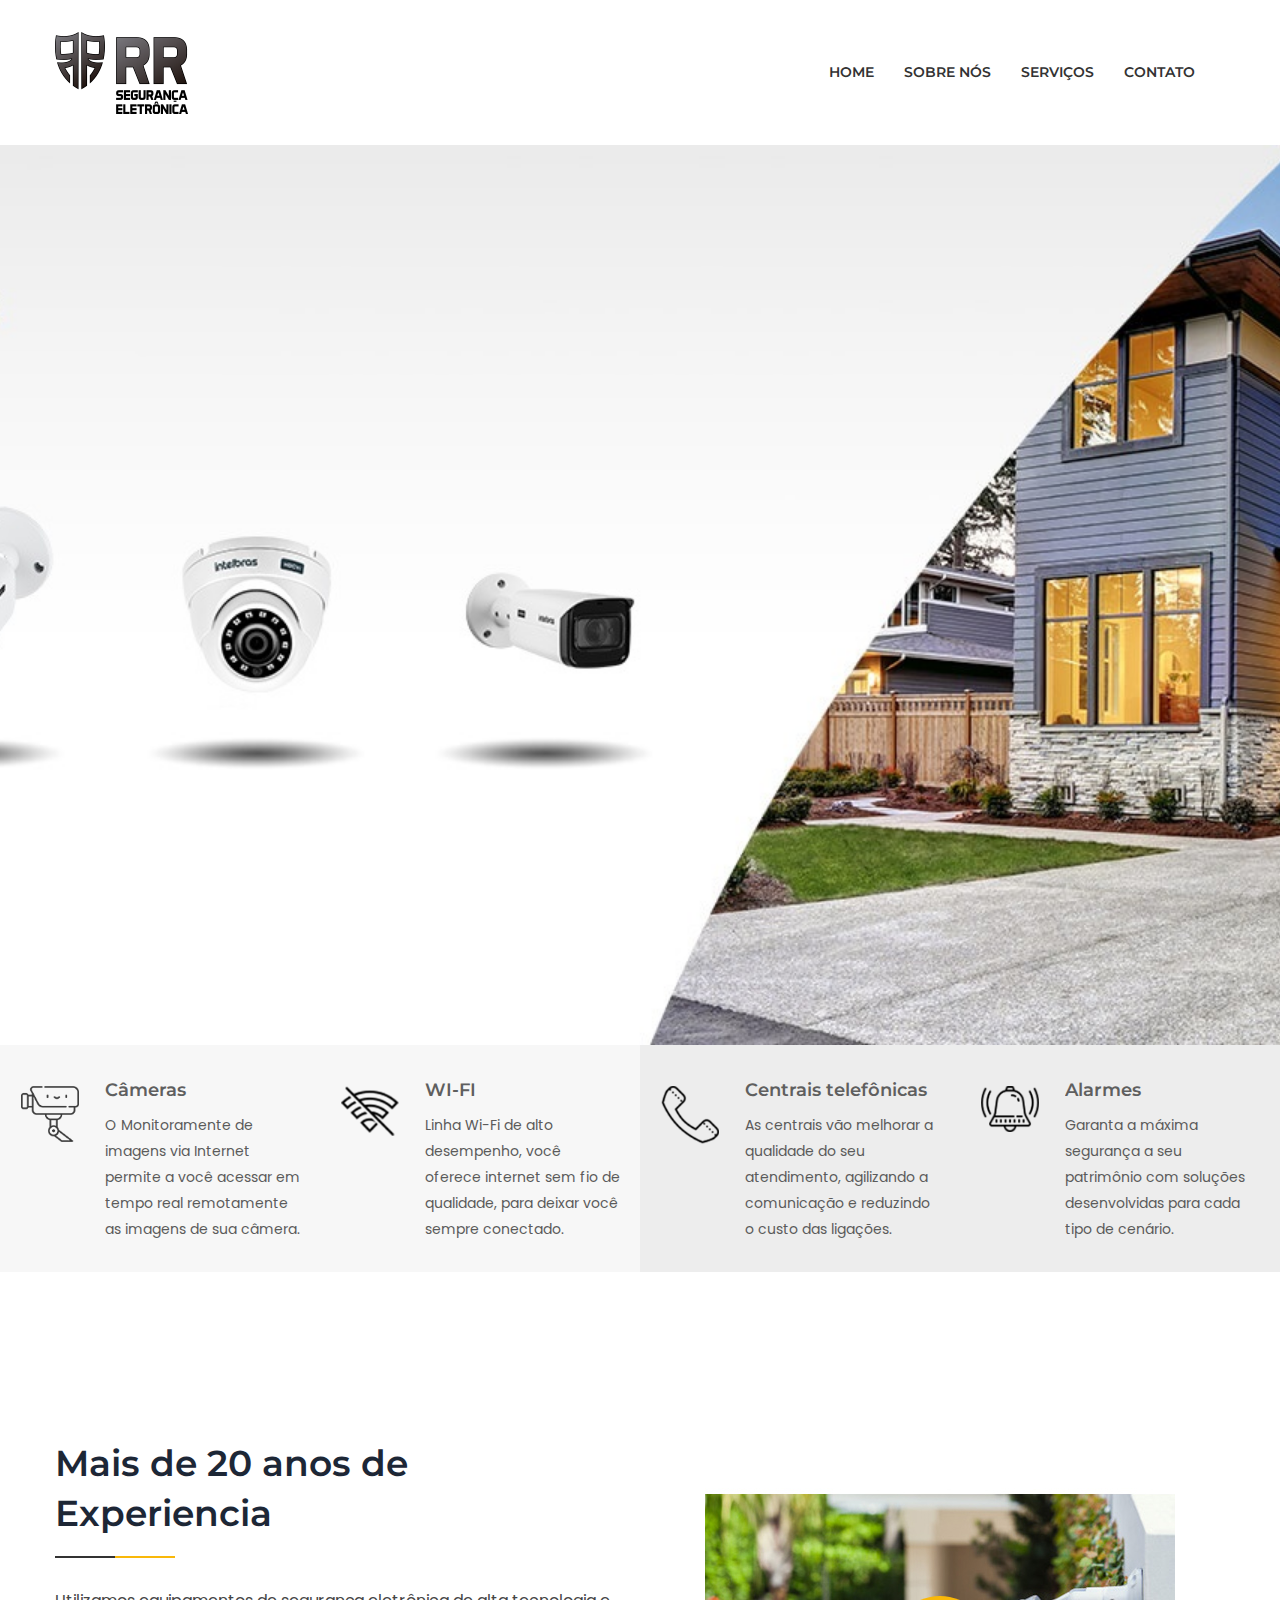
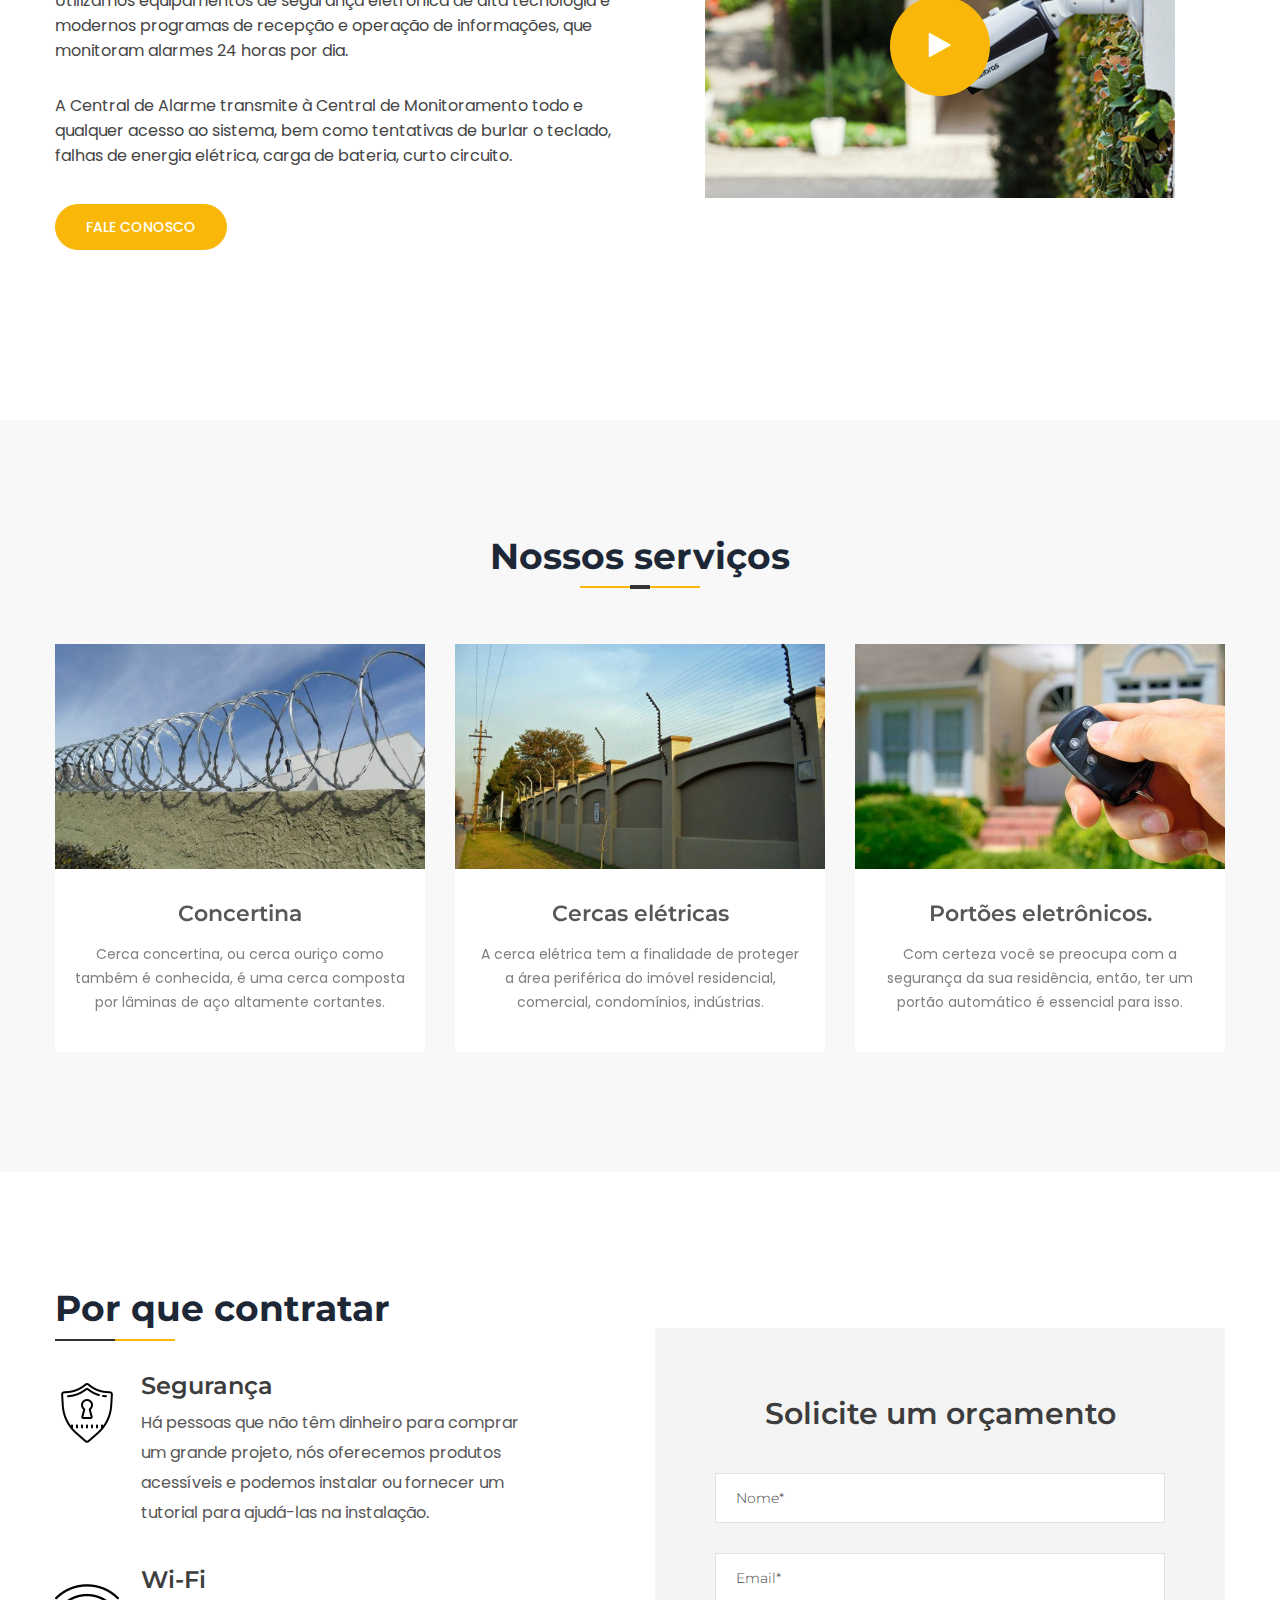
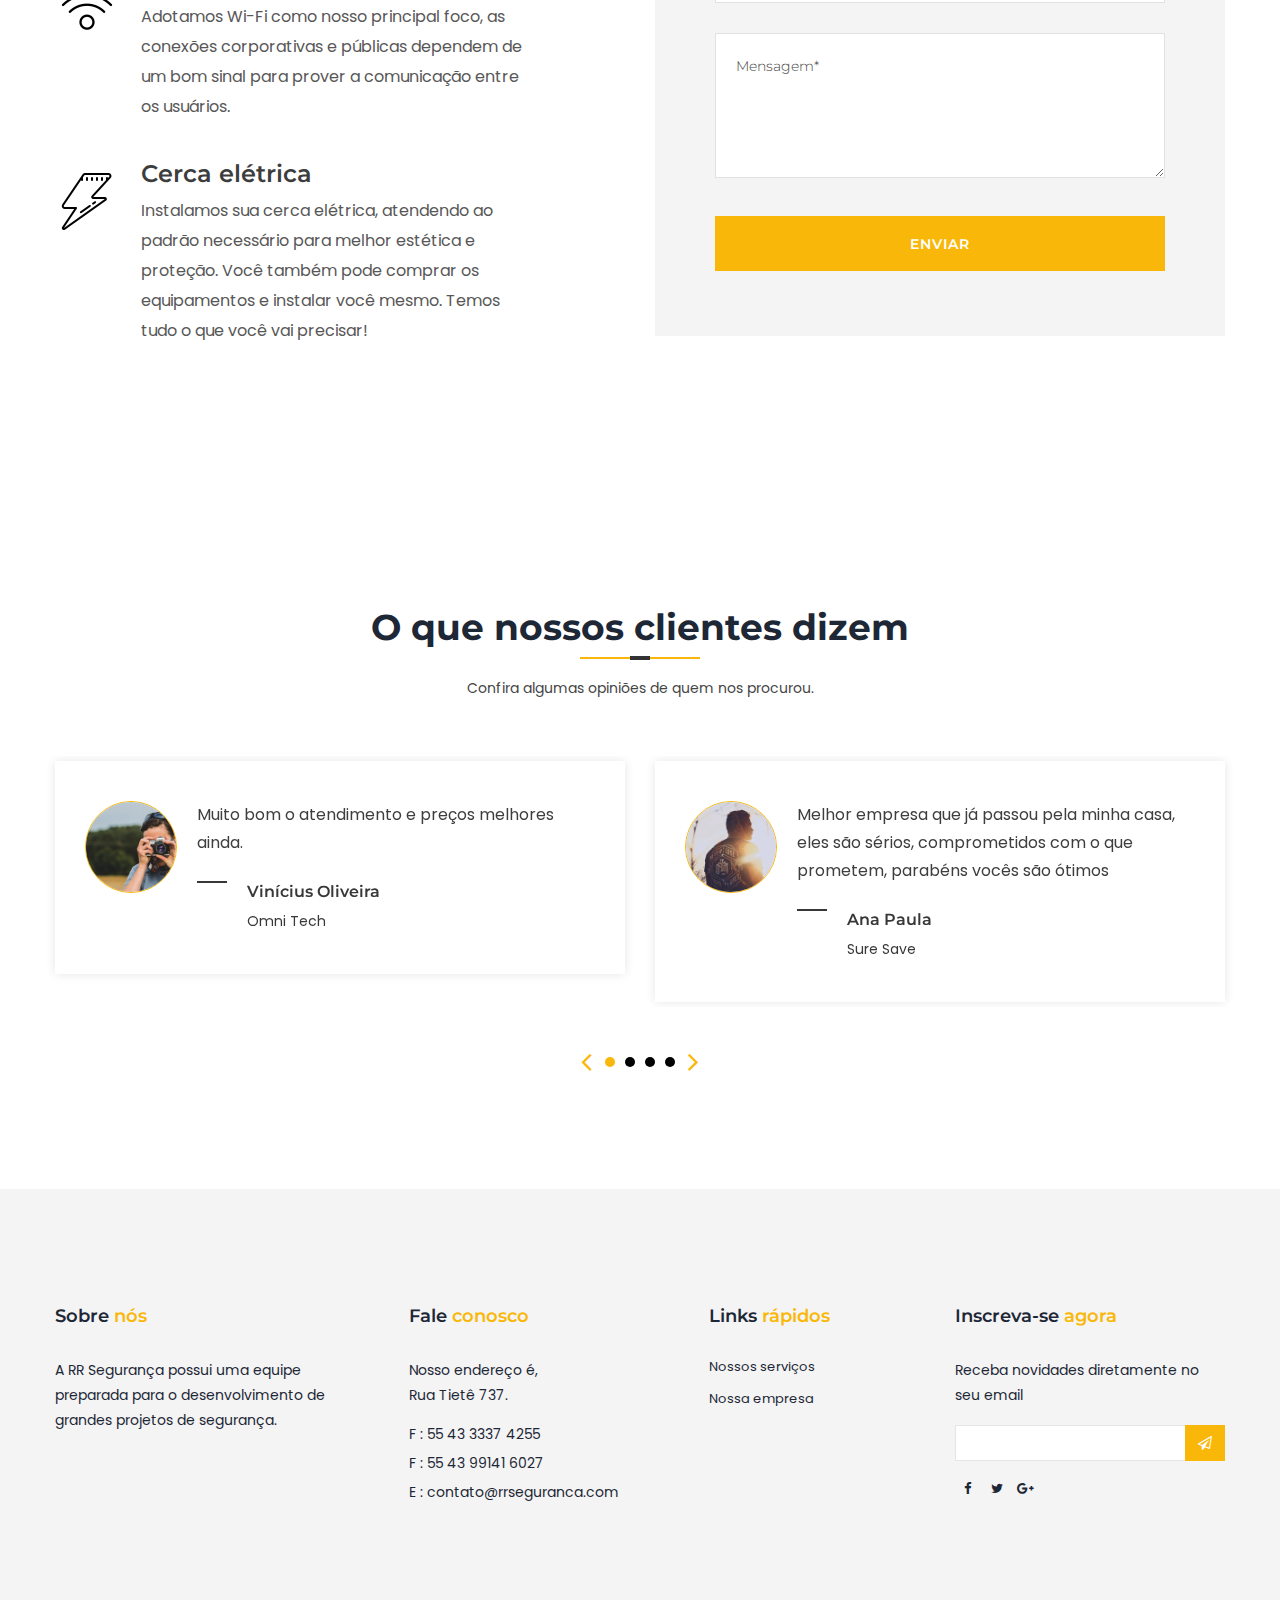
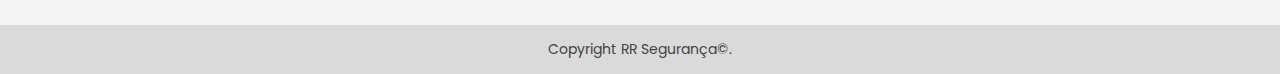
<file: index.html>
<!doctype html>
<html class="no-js" lang="pt-BR">

    <!-- Câmera, concertina , wi-fi , centrais telefônicas -->

<head>
    <meta charset="utf-8">
    <meta http-equiv="x-ua-compatible" content="ie=edge">
    <title>RR Segurança</title>
    <meta name="description" content="Sua Segurança em primeiro lugar, cameras, concertina, cerca eletrica, central telefônica, alarme, alarmes, wi-fim, wireless, comercial, residencial">
    <meta property="og:title" content="RR Segurança - Segurança Residencial e Comercial" />
    <meta property="og:url" content="http://www.rrsegurancaltr.com.br/" />
    <meta property="og:description" content="RR Segurança - Segurança Residencial e Comercial">
    <meta property="og:image" content="http://www.rrsegurancaltr.com.br/assets/images/logo/pp.jpg">


    <meta name="viewport" content="width=device-width, initial-scale=1">
    <!-- Favicon -->
    <link rel="shortcut icon" type="image/x-icon" href="assets/images/favicon.ico">
    
    <!-- CSS
	============================================ -->
   
    <!-- Plugins CSS -->
    <link rel="stylesheet" href="assets/css/plugins.css">
    <!-- Main Style CSS -->
    <link rel="stylesheet" href="assets/css/style.css">
    
</head>

<body>

<!-- Header -->
<br/>  
<div data-include="header"></div>

<!--// Header -->
<br/>  

<!-- Hero Section Start -->
<div class="hero-section section">

    <div class="hero-slider hero-slider-one">
        <div class="hero-slide-item d-flex align-items-center image-bg" style="background-image: url(assets/images/hero/hero2.jpg)">
            <div class="container">
                
                <div class="row">
                    <div class="col-lg-8">
                        
                        <!-- <div class="hero-content text-left">
                            <h5>Alarme smart</h5>
                            <h1>Câmeras</h1>
                            <p>Aumente seu campo de visão, fique de olho em tudo.</p>
                            <a href="contact-us.html" class="btn">Saiba mais</a>
                        </div> -->
                        
                    </div>
                </div>
            </div>
        <!-- </div>
        <div class="hero-slide-item d-flex align-items-center image-bg" style="background-image: url(assets/images/hero/hero2.jpg)">
            <div class="container">
                <div class="row">
                    <div class="col-lg-8">
                        
                        <div class="hero-content text-left">
                            <h5>PROTEÇÃO PERIMETRAL - CERCA ELÉTRICA</h5>
                            <h1>O alarme perimetral é uma excelente solução para quem deseja intimidar</h1>
                            <p>detectar e/ou manter os invasores o mais distante possível de seu imóvel. As opções mais utilizadas hoje para proteção perimetral são barreiras infravermelho e cerca elétrica.</p>
                            <a href="/contact-us.html" class="btn">Fale conosco</a>
                        </div>
                        
                    </div>
                </div>
            </div>
        </div> -->
    </div>
    
</div><!-- Hero Section End -->

<!-- Page Conttent -->
<main class="page-content">
    
    <!-- Start Service Style-->
    <div class="section-service">
        <div class="container-fluid plr_-0">
            <div class="row no-gutters row-0">

                <!-- Start Single Service -->
                <div class="col-lg-3 col-md-6 col-sm-6 col-12">
                    <div class="row-service-wrap">
                        <div class="service text-left service-6 medical-service">
                            <div class="icons">
                                <img src="assets/images/icon/service-01.png" alt="service icons">
                            </div>
                            <div class="content">
                                <h4>Câmeras</h4>
                                <p>
                                    O Monitoramente de imagens via Internet permite a você acessar em tempo real remotamente as imagens de sua câmera.
                                </p>
                            </div>
                        </div>
                    </div>
                </div>
                 <!-- End Single Service -->

                <!-- Start Single Service -->
                <div class="col-lg-3 col-md-6 col-sm-6 col-12">
                   <div class="row-service-wrap">
                    <div class="service text-left service-6 medical-service">
                        <div class="icons">
                            <img src="assets/images/icon/service-03.png" alt="service icons">
                        </div>
                        <div class="content">
                            <h4>WI-FI</h4>
                            <p>Linha Wi-Fi de alto desempenho, você oferece internet sem fio de qualidade, para deixar você sempre conectado.</p>
                        </div>
                    </div>
                    </div>
                </div>
                 <!-- End Single Service -->

                <!-- Start Single Service -->
                <div class="col-lg-3 col-md-6 col-sm-6 col-12">
                   <div class="row-service-wrap">
                    <div class="service text-left service-6 medical-service service-bg-2">
                        <div class="icons">
                            <img src="assets/images/icon/service-04.png" alt="service icons">
                        </div>
                        <div class="content">
                            <h4>Centrais telefônicas</h4>
                            <p>As centrais vão melhorar a qualidade do seu atendimento, agilizando a comunicação e reduzindo o custo das ligações.</p>
                        </div>
                    </div>
                    </div>
                </div>
                 <!-- End Single Service -->

                   <!-- Start Single Service -->
                <div class="col-lg-3 col-md-6 col-sm-6 col-12">
                    <div class="row-service-wrap">
                    <div class="service text-left service-6 medical-service service-bg-2">
                        <div class="icons">
                            <img src="assets/images/icon/service-02.png" alt="service icons">
                        </div>
                        <div class="content">
                            <h4>Alarmes</h4>
                            <p>Garanta a máxima segurança a seu patrimônio com soluções desenvolvidas para cada tipo de cenário.</p>
                        </div>
                    </div>
                    </div>
                </div>
                 <!-- End Single Service -->

            </div>
        </div>
    </div>
    <!-- End Service Style-->
    
    <!-- Start Agency Benefits Area -->
    <div class="section-agency-benefit section-pt section-pb">
        <div class="container">
            <div class="row align-items-center">
                <div class="col-lg-6">
                    <div class="agency-benefits">
                        <div class="content">
                            <div class="section-title title-2">
                                <h2>Mais de 20 anos de <br> Experiencia</h2>
                            </div>

                            <p>Utilizamos equipamentos de segurança eletrônica de alta tecnologia e modernos programas de recepção e operação de informações, que monitoram alarmes 24 horas por dia.</p>   
                            
                            <p> A Central de Alarme transmite à Central de Monitoramento todo e qualquer acesso ao sistema, bem como tentativas de burlar o teclado, falhas de energia elétrica, carga de bateria, curto circuito.</p>
                            <a href="/contact-us.html" class="btn contact-btn mt-30 btn-circle">FALE CONOSCO</a>
                        </div>
                    </div>
                </div>
                <div class="col-lg-6">
                    <div class="agency-thumb">
                        <div class="thumb">
                            <img src="assets/images/about/about-01.png" alt="Agency Images">
                            <div class="play-btn">
                                <a class="video-popup" href="https://www.youtube.com/watch?v=b8MVB7QC5Yk"><i
                                        class="fa fa-play"></i></a>
                            </div>
                        </div>
                    </div>
                </div>
            </div>
        </div>
    </div>
    <!-- End Agency Benefits Area -->
    
    <!-- Start Service Style-->
    <div class="section-service bg-gray section-pt section-pb-90">
        <div class="container">
            <div class="row">
                <div class="col-lg-12">
                    <div class="section-title text-center">
                        <h2>Nossos serviços</h2>
                        
                    </div>
                </div>
            </div>
            <div class="row cln-service-activation poss_relative">
                
                <div class="col-lg-12">
                    <!-- Start Single Service -->
                    <div class="service text-center service-2 padding-none cleaning-service mb-30">
                        <div class="thumb">
                            <a href="#">
                                <img src="assets/images/serviece/service-01.jpg" alt="service img">
                            </a>
                        </div>
                        <div class="content">
                            <h4><a href="#">Concertina</a></h4>
                            <p>Cerca concertina, ou cerca ouriço como também é conhecida, é uma cerca composta por lâminas de aço altamente cortantes.</p>
                            
                        </div>
                    </div>
                    <!-- End Single Service -->
                </div>
                
                <div class="col-lg-12">
                    <!-- Start Single Service -->
                    <div class="service text-center service-2 padding-none cleaning-service  mb-30">
                        <div class="thumb">
                            <a href="#">
                                <img src="assets/images/serviece/service-06.jpg" alt="service img">
                            </a>
                        </div>
                        <div class="content">
                            <h4><a href="#">Cercas elétricas</a></h4>
                            <p>A cerca elétrica tem a finalidade de proteger a área periférica do imóvel residencial, comercial, condomínios, indústrias.</p>
                            
                        </div>
                    </div>
                    <!-- End Single Service -->
                </div>

                <div class="col-lg-12">
                    <!-- Start Single Service -->
                    <div class="service text-center service-2 padding-none cleaning-service  mb-30">
                        <div class="thumb">
                            <a href="#">
                                <img src="assets/images/serviece/service-03.jpg" alt="service img">
                            </a>
                        </div>
                        <div class="content">
                            <h4><a href="#">Portões eletrônicos. </a></h4>
                            <p>Com certeza você se preocupa com a segurança da sua residência, então, ter um portão automático é essencial para isso.</p>
                            
                        </div>
                    </div>
                    <!-- End Single Service -->
                </div>

                <div class="col-lg-12">
                    <!-- Start Single Service -->
                    <div class="service text-center service-2 padding-none cleaning-service  mb-30">
                        <div class="thumb">
                            <a href="#">
                                <img src="assets/images/serviece/service-05.jpg" alt="service img">
                            </a>
                        </div>
                        <div class="content">
                            <h4><a href="#">Cameras</a></h4>
                            <p>.
                                Do seu próprio celular, você pode controlar e monitorar todas as câmeras instaladas no imóvel.
                                <!-- e possibilita que você gerencie em tempo real o que acontece na sua residência -->
                            
                            </p>
                            
                        </div>
                    </div>
                    <!-- End Single Service -->
                </div>
            </div>
        </div>
    </div>
    <!-- End Service Style-->
    
    <!-- Start Choose Us Area -->
    <div class="reapir-choose-us section-ptb">
        <div class="container">
            <div class="row align-items-center">
                <div class="col-lg-6 col-md-12 col-sm-12 col-12">
                    <div class="reapir-choose-inner">
                        <div class="section-title title-2">
                            <h2>Por que contratar</h2>
                        </div>
                        <div class="choose-resone-inner mt-20">
                            
                            <!-- Start Single Service -->
                            <div class="service text-left service-6 reapir-service mt-30">
                                <div class="icons">
                                    <img src="assets/images/icon/c-01.png" alt="service icons">
                                </div>
                                <div class="content">
                                    <h4>Segurança</h4>
                                    <p>Há pessoas que não têm dinheiro para comprar um grande projeto,
                                        nós oferecemos produtos acessíveis e podemos instalar ou fornecer um tutorial para ajudá-las na instalação. </p>
                                </div>
                            </div>
                            <!-- End Single Service -->

                            <!-- Start Single Service -->
                            <div class="service text-left service-6 reapir-service">
                                <div class="icons">
                                    <img src="assets/images/icon/wifi.png" alt="service icons">
                                </div>
                                <div class="content">
                                    <h4>Wi-Fi</h4>
                                    <p>
                                            Adotamos Wi-Fi como nosso principal foco, as conexões corporativas e públicas dependem de um bom sinal para prover a comunicação entre os usuários.
                        
                                    </p>
                                </div>
                            </div>
                            <!-- End Single Service -->

                            <!-- Start Single Service -->
                            <div class="service text-left service-6 reapir-service">
                                <div class="icons">
                                    <img src="assets/images/icon/c-03.png" alt="service icons">
                                </div>
                                <div class="content">
                                    <h4>Cerca elétrica</h4>
                                    <p>Instalamos sua cerca elétrica, atendendo ao padrão necessário para melhor estética e proteção. Você também pode comprar os equipamentos e instalar você mesmo. Temos tudo o que você vai precisar! </p>
                                </div>
                            </div>
                            <!-- End Single Service -->

                        </div>

                      

                    </div>

                </div>
                <div class="col-lg-6 col-md-12 col-sm-12 col-12">
                    <div class="contact_form_container repair-request-form">
                        <div class="ct-title-2">
                            <h2>Solicite um orçamento</h2>
                        </div>
                        <div class="repair-service-form">
                            <form id="contact-form" action="assets/php/mail.php">
                                <div class="row">
                                    <div class="col-lg-12">
                                        <input name="name" type="text" placeholder="Nome*">
                                    </div>
                                    <div class="col-lg-12">
                                        <input name="email" type="text" placeholder="Email*">
                                    </div>
                                    <div class="col-lg-12">
                                        <textarea name="message" placeholder="Mensagem*"></textarea>
                                    </div>
                                    <div class="col-lg-12">
                                        <input type="submit" value="Enviar">
                                        <p class="form-messege"></p>
                                    </div>
                                </div>
                            </form>
                        </div>
                    </div>
                </div>
            </div>
        </div>
    </div>
    <!-- End Choose Us Area -->
    
    
    <!-- Start Testimonial Style -->
    <div class="section-testimonial-carousel section-pt section-pb">
        <div class="container">
            <div class="row">
                <div class="col-lg-12">
                    <div class="section-title text-center">
                        <h2>O que nossos clientes dizem</h2>
                        <p>Confira algumas opiniões de quem nos procurou.</p>
                    </div>
                </div>
            </div>
            <div class="row pb-60 testimonial-carousel-3">
                <div class="col-lg-6">
                    <!-- Start Single Testimonial -->
                    <div class="testimonial-style-3  testimonial-grid-2">
                        <div class="testimonal">
                            <img src="assets/images/testimoniail/01.jpg" alt="testimonal image">
                            <div class="content">
                                <p>Melhor empresa que já passou pela minha casa, eles são sérios, comprometidos com o que prometem, parabéns vocês são ótimos</p>
                                <div class="clint-info">
                                    <h4>Ana Paula</h4>
                                    <span>Sure Save</span>
                                </div>
                            </div>
                        </div>
                    </div>
                    <!-- End Single Testimonial -->
                </div>
                <div class="col-lg-6">
                    <!-- Start Single Testimonial -->
                    <div class="testimonial-style-3 testimonial-grid-2">
                        <div class="testimonal">
                            <img src="assets/images/testimoniail/02.jpg" alt="testimonal image">
                            <div class="content">
                                <p>Atendimento 10! Pessoal capacitado e produtos muito bons! Recomendo!</p>
                                <div class="clint-info">
                                    <h4>Daniel Castro Azevedo</h4>
                                    <span>Magna Gases</span>
                                </div>
                            </div>
                        </div>
                    </div>
                    <!-- End Single Testimonial -->
                </div>
                <div class="col-lg-6">
                    <!-- Start Single Testimonial -->
                    <div class="testimonial-style-3 testimonial-grid-2">
                        <div class="testimonal">
                            <img src="assets/images/testimoniail/01.jpg" alt="testimonal image">
                            <div class="content">
                                <p>É com grande satisfação que a nossa empresa parabeniza toda a equipe e se orgulha de fazer parte desta parceria. Parabéns.</p>
                                <div class="clint-info">
                                    <h4>Cauã Azevedo</h4>
                                    <span>Sambo's</span>
                                </div>
                            </div>
                        </div>
                    </div>
                    <!-- End Single Testimonial -->
                </div>
                <div class="col-lg-6">
                    <!-- Start Single Testimonial -->
                    <div class="testimonial-style-3 bg_color--2 testimonial-grid-2">
                        <div class="testimonal">
                            <img src="assets/images/testimoniail/02.jpg" alt="testimonal image">
                            <div class="content">
                                <p>Muito bom o atendimento e preços melhores ainda.</p>
                                <div class="clint-info">
                                    <h4>Vinícius Oliveira</h4>
                                    <span>Omni Tech</span>
                                </div>
                            </div>
                        </div>
                    </div>
                    <!-- End Single Testimonial -->
                </div>
            </div>
        </div>
    </div>
    <!-- End Testimonial Style -->
    
    
    <!-- Start Post Carousel Style-->
   
    
</main>
<!--// Page Conttent -->

<!-- Footer -->
<div data-include="footer"></div>

<!--// Footer -->

    
<!-- JS
============================================ -->

<!-- Plugins JS -->
<script src="assets/js/plugins.js"></script>
<!-- Main JS -->
<script src="assets/js/main.js"></script>


</body>

</html>
</file>
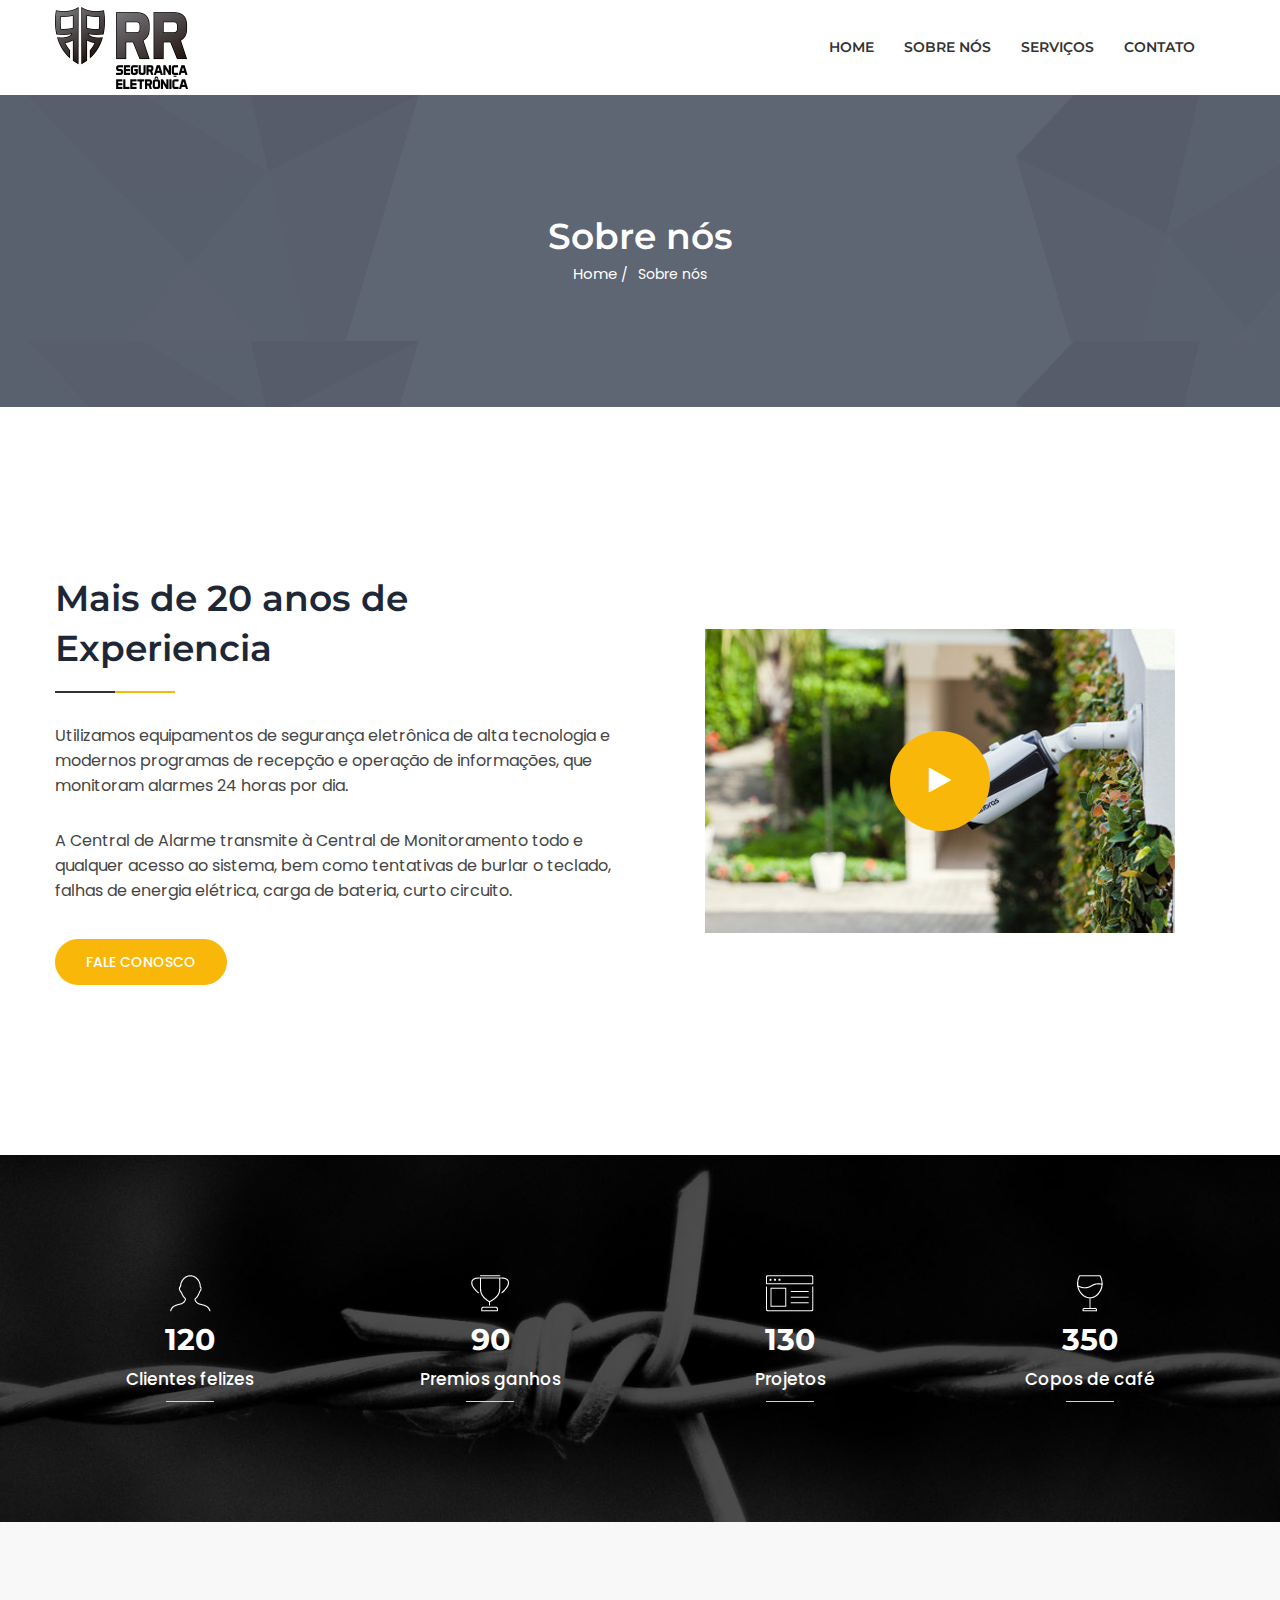
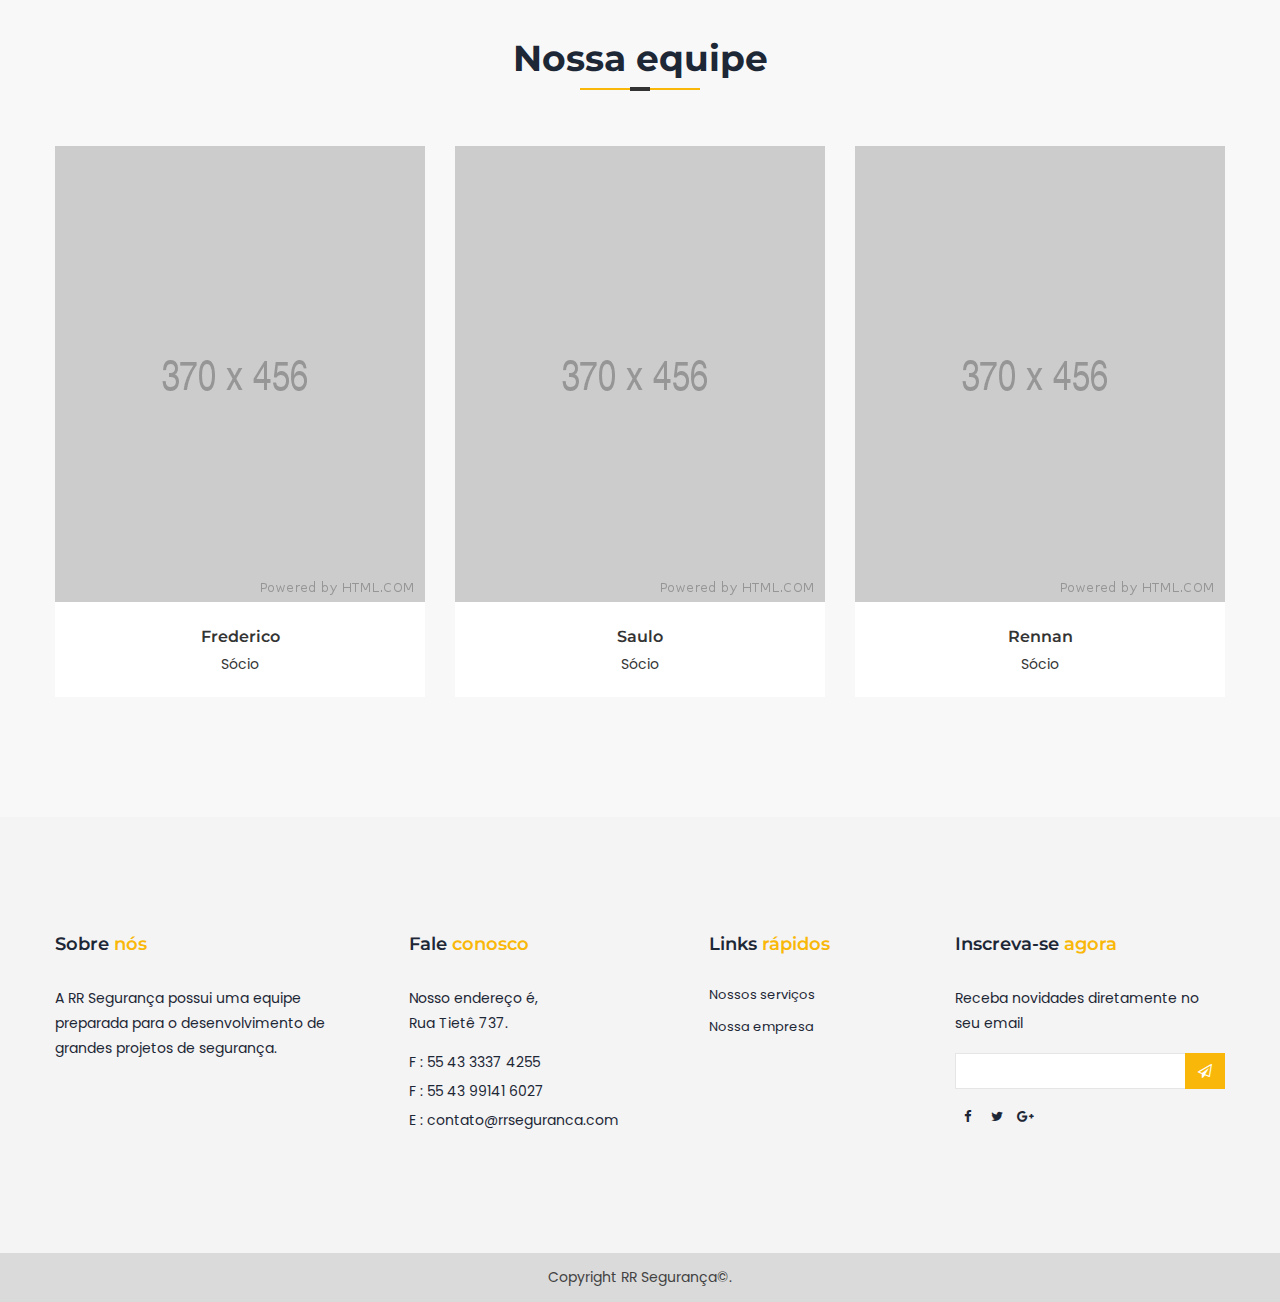
<file: about.html>
<!DOCTYPE html>

<html class="no-js" lang="pt-BR">
  <head>
    <meta charset="utf-8" />
    <meta http-equiv="x-ua-compatible" content="ie=edge" />
    <title>RR Segurança - Sobre nós</title>
    <meta name="description" content="" />
    <meta name="viewport" content="width=device-width, initial-scale=1" />
    <!-- Favicon -->
    <link
      rel="shortcut icon"
      type="image/x-icon"
      href="assets/images/favicon.ico"
    />

    <!-- CSS
	============================================ -->

    <!-- Plugins CSS -->
    <link rel="stylesheet" href="assets/css/plugins.css" />
    <!-- Main Style CSS -->
    <link rel="stylesheet" href="assets/css/style.css" />
  </head>

  <body>
    <!-- Header -->
    <div data-include="header"></div>

    <!--// Header -->

    <!-- Breadcrumb -->
    <div
      class="breadcrumb-area bg-image section-ptb"
      style="background-image: url(assets/images/bg/breadcrumb-bg.png)"
    >
      <div class="container">
        <div class="breadcrumb">
          <div class="row">
            <div class="col">
              <h2>Sobre nós</h2>
              <!-- breadcrumb-list start -->
              <ul class="breadcrumb-list">
                <li class="breadcrumb-item"><a href="index.html">Home</a></li>
                <li class="breadcrumb-item active">Sobre nós</li>
              </ul>
              <!-- breadcrumb-list end -->
            </div>
          </div>
        </div>
      </div>
    </div>
    <!--// Breadcrumb -->

    <!-- Page Conttent -->
    <main class="page-content">
      <!-- Start Agency Benefits Area -->
      <div class="section-agency-benefit section-pt section-pb">
        <div class="container">
          <div class="row align-items-center">
            <div class="col-lg-6">
              <div class="agency-benefits">
                <div class="content">
                  <div class="section-title title-2">
                    <h2>
                      Mais de 20 anos de <br />
                      Experiencia
                    </h2>
                  </div>
                  <p>
                    Utilizamos equipamentos de segurança eletrônica de alta
                    tecnologia e modernos programas de recepção e operação de
                    informações, que monitoram alarmes 24 horas por dia.
                  </p>

                  <p>
                    A Central de Alarme transmite à Central de Monitoramento
                    todo e qualquer acesso ao sistema, bem como tentativas de
                    burlar o teclado, falhas de energia elétrica, carga de
                    bateria, curto circuito.
                  </p>
                  <a
                    href="/contact-us.html"
                    class="btn contact-btn mt-30 btn-circle"
                    >Fale conosco</a
                  >
                </div>
              </div>
            </div>
            <div class="col-lg-6">
              <div class="agency-thumb">
                <div class="thumb">
                  <img
                    src="assets/images/about/about-01.png"
                    alt="Agency Images"
                  />
                  <div class="play-btn">
                    <a
                      class="video-popup"
                      href="https://www.youtube.com/watch?v=b8MVB7QC5Yk"
                      ><i class="fa fa-play"></i
                    ></a>
                  </div>
                </div>
              </div>
            </div>
          </div>
        </div>
      </div>
      <!-- End Agency Benefits Area -->

      <!-- Project Count Area Start -->
      <div
        class="project-count-area image-bg section-pt-90 section-pb"
        style="background-image: url(assets/images/bg/counter-bg.jpg)"
        data-black-overlay="7"
      >
        <div class="container">
          <div class="row">
            <div class="col-lg-12">
              <div class="project-count-inner domain-inner-bg">
                <div class="row">
                  <div class="col-lg-3 col-sm-6">
                    <!-- counter start -->
                    <div class="counter text-center mt-30">
                      <img src="assets/images/icon/fun-01.png" alt="" />
                      <h3 class="counter-active">120</h3>
                      <p>Clientes felizes</p>
                    </div>
                    <!-- counter end -->
                  </div>
                  <div class="col-lg-3 col-sm-6">
                    <!-- counter start -->
                    <div class="counter text-center mt-30">
                      <img src="assets/images/icon/fun-02.png" alt="" />
                      <h3 class="counter-active">90</h3>
                      <p>Premios ganhos</p>
                    </div>
                    <!-- counter end -->
                  </div>
                  <div class="col-lg-3 col-sm-6">
                    <!-- counter start -->
                    <div class="counter text-center mt-30">
                      <img src="assets/images/icon/fun-03.png" alt="" />
                      <h3 class="counter-active">130</h3>
                      <p>Projetos</p>
                    </div>
                    <!-- counter end -->
                  </div>
                  <div class="col-lg-3 col-sm-6">
                    <!-- counter start -->
                    <div class="counter text-center mt-30">
                      <img src="assets/images/icon/fun-04.png" alt="" />
                      <h3 class="counter-active">350</h3>
                      <p>Copos de café</p>
                    </div>
                    <!-- counter end -->
                  </div>
                </div>
              </div>
            </div>
          </div>
        </div>
      </div>
      <!-- Project Count Area End -->

      <!-- Start Team Style -->
      <div class="section-team section-pt section-pb-90 bg-gray">
        <div class="container">
          <div class="row">
            <div class="col-lg-12">
              <div class="section-title text-center">
                <h2>Nossa equipe</h2>
              </div>
            </div>
          </div>
          <!-- Start Team Area -->
          <div class="row">
            <!-- Start Single Team -->
            <div class="col-xl-4 col-lg-4 col-md-6 col-sm-12 col-12">
              <div class="team team-8 mb-30">
                <div class="thumb">
                  <a href="#">
                    <img
                      src="assets/images/team/placeholder.png"
                      alt="team img"
                    />
                  </a>
                </div>
                <div class="team-info">
                  <div class="content">
                    <h4><a href="#">Frederico</a></h4>
                    <span>Sócio</span>
                  </div>
                  <!-- <ul class="social-network social-net-2">
                                <li><a class="facebook" href="#"><i class="fa fa-facebook"></i></a></li>
                                <li><a class="twitter" href="#"><i class="fa fa-twitter"></i></a></li>
                                <li><a class="google-plus" href="#"><i class="fa fa-google-plus"></i></a></li>
                                <li><a class="vimeo" href="#"><i class="fa fa-vimeo"></i></a></li>
                            </ul> -->
                </div>
              </div>
            </div>
            <!-- End Single Team -->
            <!-- Start Single Team -->
            <div class="col-xl-4 col-lg-4 col-md-6 col-sm-12 col-12">
              <div class="team team-8 mb-30">
                <div class="thumb">
                  <a href="#">
                    <img
                      src="assets/images/team/placeholder.png"
                      alt="team img"
                    />
                  </a>
                </div>
                <div class="team-info">
                  <div class="content">
                    <h4><a href="#">Saulo</a></h4>
                    <span>Sócio</span>
                  </div>
                  <!-- <ul class="social-network social-net-2">
                                <li><a class="facebook" href="#"><i class="fa fa-facebook"></i></a></li>
                                <li><a class="twitter" href="#"><i class="fa fa-twitter"></i></a></li>
                                <li><a class="google-plus" href="#"><i class="fa fa-google-plus"></i></a></li>
                                <li><a class="vimeo" href="#"><i class="fa fa-vimeo"></i></a></li>
                            </ul> -->
                </div>
              </div>
            </div>
            <!-- End Single Team -->
            <!-- Start Single Team -->
            <div class="col-xl-4 col-lg-4 col-md-6 col-sm-12 col-12">
              <div class="team team-8 mb-30">
                <div class="thumb">
                  <a href="#">
                    <img
                      src="assets/images/team/placeholder.png"
                      alt="team img"
                    />
                  </a>
                </div>
                <div class="team-info">
                  <div class="content">
                    <h4><a href="#">Rennan</a></h4>
                    <span>Sócio</span>
                  </div>
                  <!-- <ul class="social-network social-net-2">
                                <li><a class="facebook" href="#"><i class="fa fa-facebook"></i></a></li>
                                <li><a class="twitter" href="#"><i class="fa fa-twitter"></i></a></li>
                                <li><a class="google-plus" href="#"><i class="fa fa-google-plus"></i></a></li>
                                <li><a class="vimeo" href="#"><i class="fa fa-vimeo"></i></a></li>
                            </ul> -->
                </div>
              </div>
            </div>
            <!-- End Single Team -->
          </div>
          <!-- End Team Area -->
        </div>
      </div>
      <!-- End Team Style -->
    </main>
    <!--// Page Conttent -->

    <!-- Footer -->
    <div data-include="footer"></div>

    <!--// Footer -->

    <!-- JS
============================================ -->

    <!-- Plugins JS -->
    <script src="assets/js/plugins.js"></script>
    <!-- Main JS -->
    <script src="assets/js/main.js"></script>
  </body>
</html>
</file>
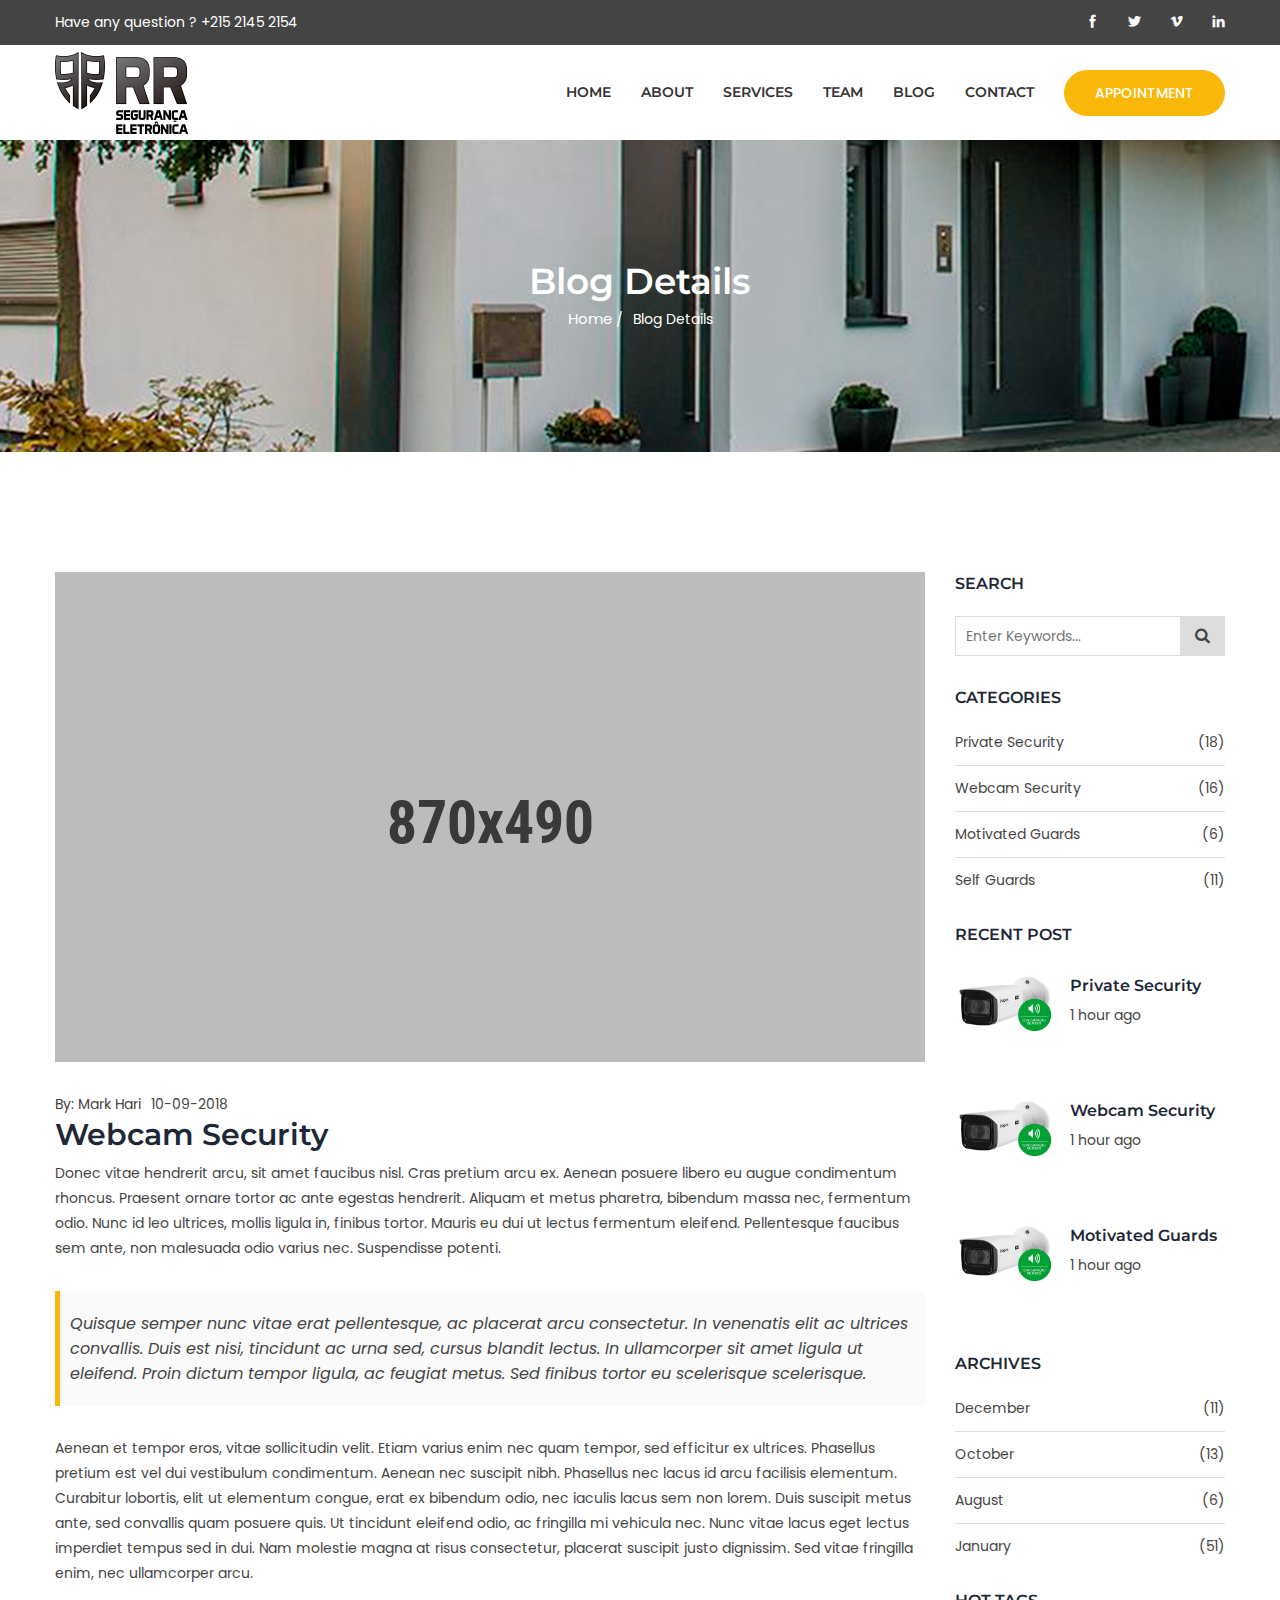
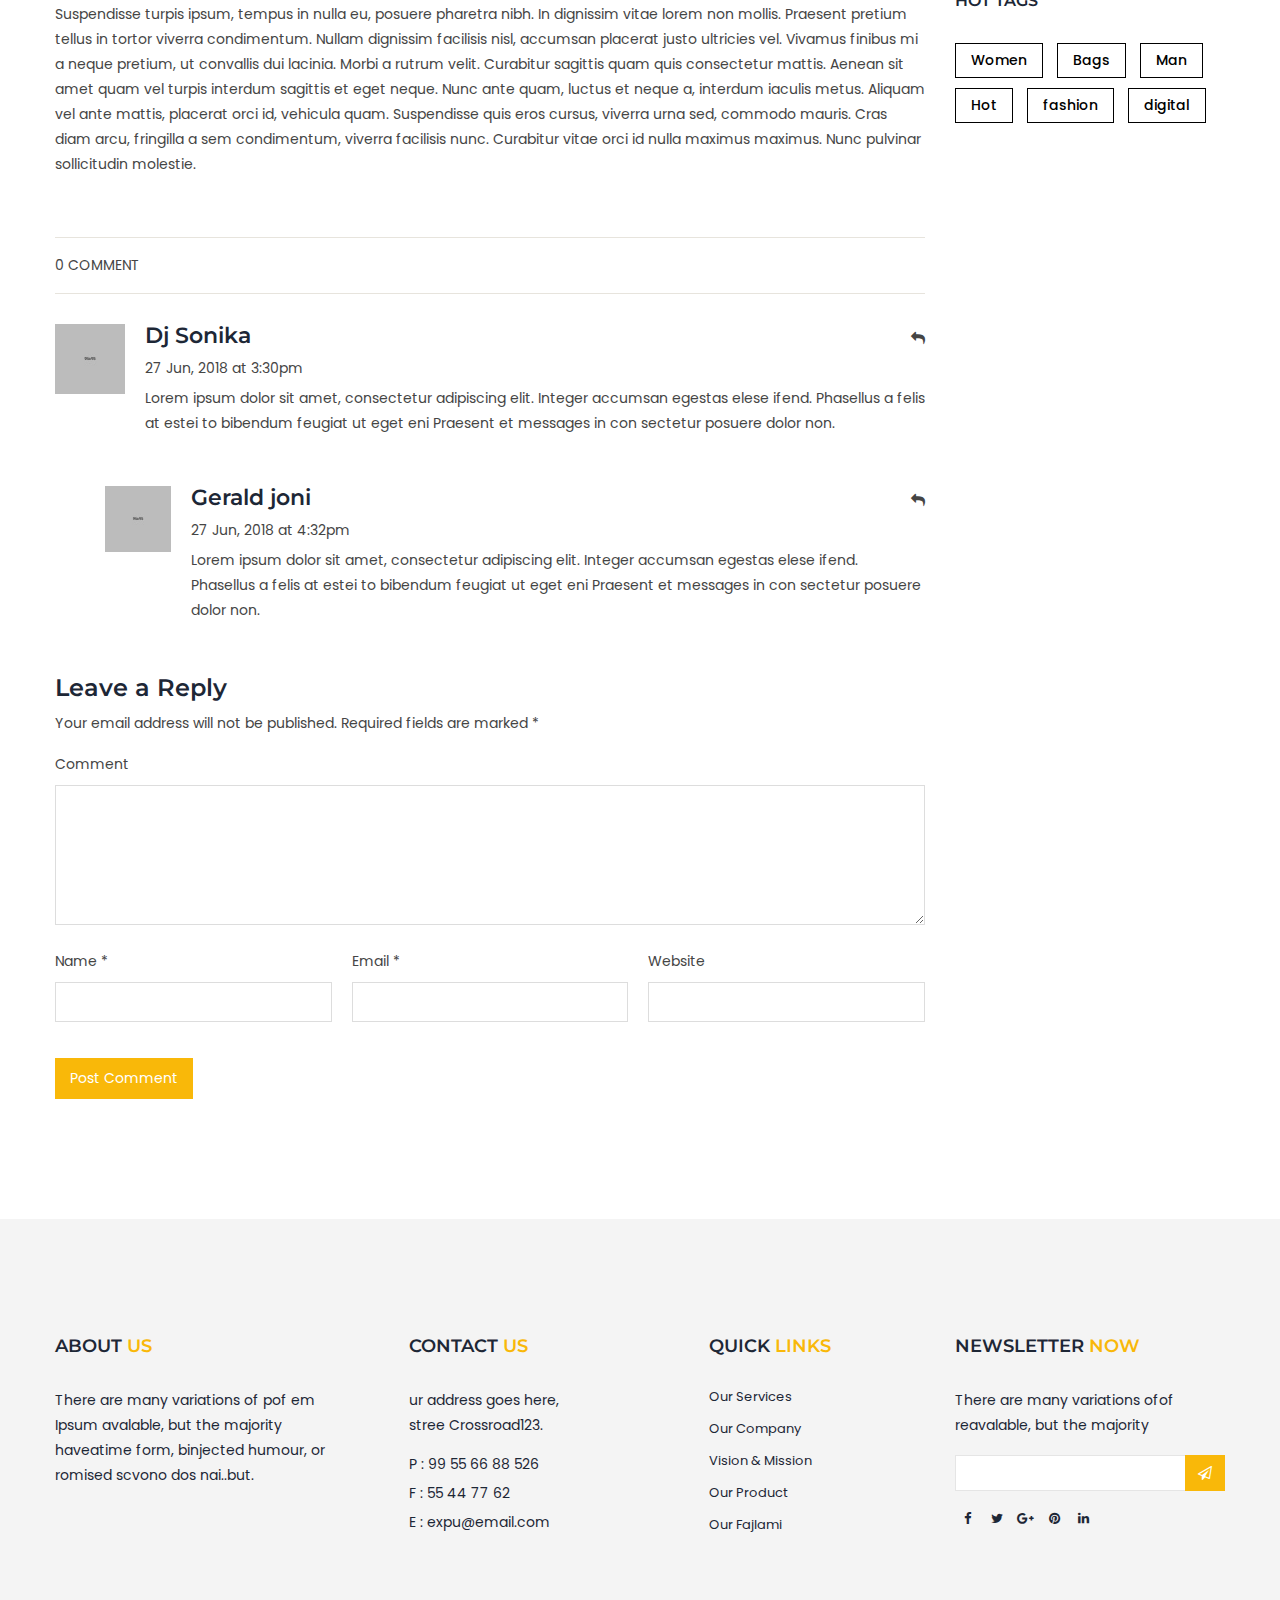
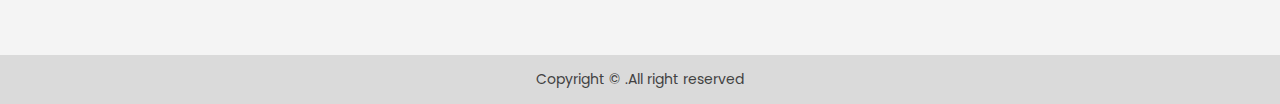
<file: blog-details.html>
<!doctype html>
<html class="no-js" lang="en">

<head>
    <meta charset="utf-8">
    <meta http-equiv="x-ua-compatible" content="ie=edge">
    <title> SafZon - Security Guard Bootstrap 4 Template</title>
    <meta name="description" content="">
    <meta name="viewport" content="width=device-width, initial-scale=1">
    <!-- Favicon -->
    <link rel="shortcut icon" type="image/x-icon" href="assets/images/favicon.ico">
    
    <!-- CSS
	============================================ -->
   
    <!-- Plugins CSS -->
    <link rel="stylesheet" href="assets/css/plugins.css">
    <!-- Main Style CSS -->
    <link rel="stylesheet" href="assets/css/style.css">
    
</head>

<body>

<!-- Header -->
<header class="header">
    <div class="header-top d-none d-lg-block">
        <div class="container">
            <div class="row">
                <div class="col-lg-6 col-md-6">
                    <p>Have any question ? +215 2145 2154</p>
                </div>
                <div class="col-lg-6  col-md-6">
                    <ul class="socail-top">
                        <li><a href="#"><i class="ti-facebook"></i></a></li>
                        <li><a href="#"><i class="ti-twitter-alt"></i></a></li>
                        <li><a href="#"><i class="ti-vimeo-alt"></i></a></li>
                        <li><a href="#"><i class="ti-linkedin"></i></a></li>
                    </ul>
                </div>
            </div>
        </div>
    </div>
    <div class="header-bottom-area">
        <div class="container">
            <div class="row align-items-center">
               
                <div class="col-lg-3 col-md-6 col-6">
                    <div class="cuscol">
                        <div class="logo">
                            <a href="index.html">
                                <img src="assets/images/logo/logo.png" alt="logo">
                            </a>
                        </div>
                    </div>
                </div>
                
                <div class="col-lg-9 d-none d-lg-block">
                    <div class="menu-area d-flex align-items-center justify-content-end">
                        <nav class="main-menu text-center">
                            <ul>
                                <li class="has-dropdown"><a href="index.html">HOME</a>
                                    <ul class="sub-menu">
                                        <li><a href="index.html">Home one</a></li>
                                        <li><a href="boxed-layout.html">Boxed Layout Page</a></li>
                                    </ul>
                                </li>
                                <li><a href="about.html">ABOUT</a></li>
                                <li><a href="#">SERVICES</a>
                                    <ul class="sub-menu">
                                        <li><a href="service.html">Service Page</a></li>
                                        <li><a href="service-details.html">Service Details Page</a></li>
                                    </ul>
                                </li>
                                <li><a href="team.html">TEAM</a></li>
                                <li><a href="#">BLOG</a>
                                    <ul class="sub-menu">
                                        <li><a href="blog.html">Blog page</a></li>
                                        <li><a href="blog-details.html">Blog Details Page</a></li>
                                    </ul>
                                </li>
                                <li><a href="contact-us.html">CONTACT</a></li>
                            </ul>
                        </nav><!--// main-menu -->
                        <div class="header-btn text-right">
                            <a class="btn-circle btn-transparent btn" href="#">appointment</a>
                        </div>
                    </div>
                </div>
                
                <!-- Show in small device Start -->
                <div class="clickable-menu clickable-mainmenu-active d-block d-lg-none  col-md-6 col-6">
                    <a href="#"><i class="ti-menu"></i></a>
                </div>
                <div class="clickable-mainmenu">
                    <div class="clickable-mainmenu-icon">
                        <button class="clickable-mainmenu-close">
                            <span class="ti-close"></span>
                        </button>
                    </div>
                    
                    <div id="menu" class="text-left clickable-menu-style">
                        <ul>
                            <li><a href="index.html">HOME</a>
                                <ul>
                                    <li><a href="index.html">Home one</a></li>
                                    <li><a href="boxed-layout.html">Boxed Layout Page</a></li>
                                </ul>
                            </li>
                            <li><a href="about.html">ABOUT</a></li>
                            <li><a href="service.html">SERVICES</a>
                                <ul>
                                    <li><a href="service.html">Service Page</a></li>
                                    <li><a href="service-details.html">Service Details Page</a></li>
                                </ul>
                            </li>
                            <li><a href="#">PORTFOLIO</a></li>
                            <li><a href="team.html">TEAM</a></li>
                            <li><a href="#">BLOG</a>
                                <ul>
                                    <li><a href="blog.html">Blog page</a></li>
                                    <li><a href="blog-details.html">Blog Details Page</a></li>
                                </ul>
                            </li>
                        </ul>
                    </div>
                    
                    <div class="mobile-more-info">
                        <p>Have any question ? +215 2145 2154</p>
                        <ul class="socail-top">
                            <li><a href="#"><i class="ti-facebook"></i></a></li>
                            <li><a href="#"><i class="ti-twitter-alt"></i></a></li>
                            <li><a href="#"><i class="ti-vimeo-alt"></i></a></li>
                            <li><a href="#"><i class="ti-linkedin"></i></a></li>
                        </ul>
                    </div>
                    
                    <div class="header-btn text-center">
                        <a class="btn-circle btn-transparent btn" href="#">Appointment</a>
                    </div>
                    
                </div>
                <!-- Show in small device End -->
            </div>
        </div>
    </div>
</header>
<!--// Header -->

<!-- Breadcrumb -->
<div class="breadcrumb-area bg-image section-ptb" style="background-image: url(assets/images/bg/breadcrumb-bg.jpg)">
    <div class="container">
        <div class="breadcrumb">
            <div class="row">
                <div class="col">
                    <h2>Blog Details</h2>
                    <!-- breadcrumb-list start -->
                    <ul class="breadcrumb-list">
                        <li class="breadcrumb-item"><a href="index.html">Home</a></li>
                        <li class="breadcrumb-item active">Blog Details</li>
                    </ul>
                    <!-- breadcrumb-list end -->
                </div>
            </div>
        </div>
    </div>
</div>
<!--// Breadcrumb -->

<!-- Page Conttent -->
<main class="page-content">
    
    <!-- content-wraper start -->
    <div class="content-wraper section-pb section-pt-90">
        <div class="container">
            <div class="row">
                <div class="col-lg-3 order-2 order-lg-2">
                    <!-- blog-widget-wrap start -->
                    <div class="blog-widget-wrap">

                        <!-- blog-widget start -->
                        <div class="blog-widget mt-30">
                            <h5 class="title">Search</h5>
                            <div class="search-post">
                                <form  action="#" class="search-blog">
                                    <input type="text" placeholder="Enter Keywords...">
                                    <button class=" btn-search" type="submit"><i class="fa fa-search"></i></button>
                                </form>
                            </div>
                        </div>
                        <!-- blog-widget end -->

                        <!-- blog-widget start -->
                        <div class="blog-widget mt-30">
                            <h5 class="title">Categories</h5>
                            <ul>  
                                <li><a href="blog-details.html">Private Security <span>(18)</span></a></li>
                                <li><a href="blog-details.html">Webcam Security  <span>(16)</span></a></li>
                                <li><a href="blog-details.html">Motivated Guards <span>(6)</span></a></li>
                                <li><a href="blog-details.html">Self Guards <span>(11)</span></a></li>
                            </ul>
                        </div>
                        <!-- blog-widget end -->

                        <!-- blog-widget start -->
                        <div class="widget-blog blog-widget mt-30">
                            <h5 class="title">Recent POST</h5>
                            <!-- widget-blog-inner start -->
                            <div class="widget-blog-inner">
                                <div class="widget-blog-image">
                                    <a href="product-details.html"><img src="assets/images/blog/blog-side-01.jpg" alt=""></a>
                                </div>
                                <div class="widget-blog-content text-left">
                                    <h6><a href="blog-details.html">Private Security </a></h6>
                                    <span>1 hour ago</span>
                                </div>
                            </div>
                            <!-- widget-blog-inner end -->
                            <!-- widget-blog-inner start -->
                            <div class="widget-blog-inner">
                                <div class="widget-blog-image">
                                    <a href="blog-details.html"><img src="assets/images/blog/blog-side-01.jpg" alt=""></a>
                                </div>
                                <div class="widget-blog-content text-left">
                                    <h6><a href="blog-details.html">Webcam Security </a></h6>
                                    <span>1 hour ago</span>
                                </div>
                            </div>
                            <!-- widget-blog-inner end -->
                            <!-- widget-blog-inner start -->
                            <div class="widget-blog-inner">
                                <div class="widget-blog-image">
                                    <a href="blog-details.html"><img src="assets/images/blog/blog-side-01.jpg" alt=""></a>
                                </div>
                                <div class="widget-blog-content text-left">
                                    <h6><a href="blog-details.html">Motivated Guards</a></h6>
                                    <span>1 hour ago</span>
                                </div>
                            </div>
                            <!-- widget-blog-inner end -->
                        </div>
                        <!-- blog-widget end -->

                        <!-- blog-widget start -->
                        <div class="blog-widget mt-30">
                            <h5 class="title">Archives</h5>
                            <ul>  
                                <li><a href="blog-details.html">December  <span>(11)</span></a></li>
                                <li><a href="blog-details.html">October <span>(13)</span></a></li>
                                <li><a href="blog-details.html">August <span>(6)</span></a></li>
                                <li><a href="blog-details.html">January <span>(51)</span></a></li>
                            </ul>
                        </div>
                        <!-- blog-widget end -->

                        <!-- blog-widget start -->
                        <div class="blog-widget mt-30">
                            <h5 class="title">Hot Tags</h5>
                            <div class="widget-tag sidebar-tag">
                                <a href="#">Women</a>
                                <a href="#">Bags</a>
                                <a href="#">Man</a>
                                <a href="#">Hot</a>
                                <a href="#">fashion</a>
                                <a href="#">digital</a>
                            </div>
                        </div>
                        <!-- blog-widget end -->
                    </div>
                    <!-- blog-widget-wrap end -->
                </div>

                <div class="col-lg-9 order-1 order-lg-1">
                    <!-- blog-details-wrapper start -->
                    <div class="blog-details-wrapper mt-30">
                        <div class="blog-details-image">
                            <img src="assets/images/blog/blog-details.jpg" alt="">
                        </div>
                        <div class="postinfo-wrapper">
                            <div class="post-info">
                                <div class="meta-body">
                                    <ul class="d-flex">
                                        <li>By: <a href="#">Mark Hari</a></li>
                                        <li>10-09-2018</li>
                                    </ul>
                                </div>
                                <h3>Webcam Security</h3>
                                <p>Donec vitae hendrerit arcu, sit amet faucibus nisl. Cras pretium arcu ex. Aenean posuere libero eu augue condimentum rhoncus. Praesent ornare tortor ac ante egestas hendrerit. Aliquam et metus pharetra, bibendum massa nec, fermentum odio. Nunc id leo ultrices, mollis ligula in, finibus tortor. Mauris eu dui ut lectus fermentum eleifend. Pellentesque faucibus sem ante, non malesuada odio varius nec. Suspendisse potenti. </p>
                                <blockquote class="blockquote-inner">
                                    <p>Quisque semper nunc vitae erat pellentesque, ac placerat arcu consectetur. In venenatis elit ac ultrices convallis. Duis est nisi, tincidunt ac urna sed, cursus blandit lectus. In ullamcorper sit amet ligula ut eleifend. Proin dictum tempor ligula, ac feugiat metus. Sed finibus tortor eu scelerisque scelerisque.</p>
                                </blockquote>
                                <p>Aenean et tempor eros, vitae sollicitudin velit. Etiam varius enim nec quam tempor, sed efficitur ex ultrices. Phasellus pretium est vel dui vestibulum condimentum. Aenean nec suscipit nibh. Phasellus nec lacus id arcu facilisis elementum. Curabitur lobortis, elit ut elementum congue, erat ex bibendum odio, nec iaculis lacus sem non lorem. Duis suscipit metus ante, sed convallis quam posuere quis. Ut tincidunt eleifend odio, ac fringilla mi vehicula nec. Nunc vitae lacus eget lectus imperdiet tempus sed in dui. Nam molestie magna at risus consectetur, placerat suscipit justo dignissim. Sed vitae fringilla enim, nec ullamcorper arcu.</p>
                                <p>Suspendisse turpis ipsum, tempus in nulla eu, posuere pharetra nibh. In dignissim vitae lorem non mollis. Praesent pretium tellus in tortor viverra condimentum. Nullam dignissim facilisis nisl, accumsan placerat justo ultricies vel. Vivamus finibus mi a neque pretium, ut convallis dui lacinia. Morbi a rutrum velit. Curabitur sagittis quam quis consectetur mattis. Aenean sit amet quam vel turpis interdum sagittis et eget neque. Nunc ante quam, luctus et neque a, interdum iaculis metus. Aliquam vel ante mattis, placerat orci id, vehicula quam. Suspendisse quis eros cursus, viverra urna sed, commodo mauris. Cras diam arcu, fringilla a sem condimentum, viverra facilisis nunc. Curabitur vitae orci id nulla maximus maximus. Nunc pulvinar sollicitudin molestie.</p>
                                <div class="post-commet">
                                    <a class="blog-comment" href="#">0 COMMENT</a>
                                    <ul class="social-icons">
                                        <li><a href="#"><i class="bi bi-facebook"></i></a></li>
                                        <li><a href="#"><i class="bi bi-youtube"></i></a></li>
                                        <li><a href="#"><i class="bi bi-twitter-bird"></i></a></li>
                                    </ul>
                                </div>
                            </div>
                            <div class="review_address_inner">
                                    <!-- Start Single Review -->
                                    <div class="pro_review">
                                        <div class="review_thumb">
                                            <img alt="review images" src="assets/images/review/comment-1.jpg">
                                        </div>
                                        <div class="review_details">
                                            <div class="review_info">
                                                <h5><a href="#">Dj Sonika</a></h5>
                                                <div class="rating_send">
                                                    <a href="#"><i class="fa fa-reply"></i></a>
                                                </div>
                                            </div>
                                            <div class="review_date">
                                                <span>27 Jun, 2018 at 3:30pm</span>
                                            </div>
                                            <p>Lorem ipsum dolor sit amet, consectetur adipiscing elit. Integer accumsan egestas elese ifend. Phasellus a felis at estei to bibendum feugiat ut eget eni Praesent et messages in con sectetur posuere dolor non.</p>
                                        </div>
                                    </div>
                                    <!-- End Single Review -->
                                    <!-- Start Single Review -->
                                    <div class="pro_review ans">
                                        <div class="review_thumb">
                                            <img alt="review images" src="assets/images/review/comment-2.jpg">
                                        </div>
                                        <div class="review_details">
                                            <div class="review_info">
                                                <h5><a href="#">Gerald joni</a></h5>
                                                <div class="rating_send">
                                                    <a href="#"><i class="fa fa-reply"></i></a>
                                                </div>
                                            </div>
                                            <div class="review_date">
                                                <span>27 Jun, 2018 at 4:32pm</span>
                                            </div>
                                            <p>Lorem ipsum dolor sit amet, consectetur adipiscing elit. Integer accumsan egestas elese ifend. Phasellus a felis at estei to bibendum feugiat ut eget eni Praesent et messages in con sectetur posuere dolor non.</p>
                                        </div>
                                    </div>
                                    <!-- End Single Review -->
                                </div>
                            <div class="comments-area comments-reply-area">
                                <div class="row">
                                    <div class="col-lg-12">
                                        <h4 class="comment-reply-title">Leave a Reply</h4>
                                        <form action="#" class="comment-form-area">
                                            <p class="comment-notes"><span id="email-notes">Your email address will not be published.</span> Required fields are marked <span class="required">*</span></p>
                                            <p class="comment-form-comment">
                                                <label>Comment</label> 
                                                <textarea class="comment-notes" required="required"></textarea>
                                            </p>
                                            <div class="comment-input">
                                                <p class="comment-form-author">
                                                    <label>Name <span class="required">*</span></label> 
                                                    <input type="text" required="required" name="Name">
                                                </p>
                                                <p class="comment-form-email">
                                                    <label>Email <span class="required">*</span></label> 
                                                    <input type="text" required="required" name="email">
                                                </p>
                                                <p class="comment-form-url">
                                                    <label>Website</label>
                                                    <input type="text" name="url">
                                                </p>
                                            </div>
                                            <div class="comment-form-submit">
                                                <input type="submit" value="Post Comment" class="comment-submit">
                                            </div>
                                        </form>
                                    </div>
                                </div>
                            </div>
                        </div>
                    </div>
                    <!-- blog-details-wrapper end -->
                </div>
            </div>
        </div>
    </div>
    <!-- content-wraper end -->

</main>
<!--// Page Conttent -->

<!-- Footer -->
<footer class="footer">
    <div class="footer-top bg-gray section-pt-90 section-pb">
        <div class="container">
            <div class="row">

                <!-- Start Single Widget -->
                <div class="col-lg-3 col-md-6 col-sm-6 col-12">
                    <div class="footer-widget footer-style-1">
                        <h5 class="ft-title">ABOUT <span>US</span></h5>
                        <div class="content">
                            <p>There are many variations of pof em Ipsum avalable, but the majority haveatime form, binjected humour, or romised scvono dos nai..but.</p>
                        </div>
                    </div>
                </div>
                <!-- End Single Widget -->

                <!-- Start Single Widget -->
                <div class="col-lg-3 col-md-6 col-sm-6 col-12">
                    <div class="footer-widget footer-style-1 space-left">
                        <h5 class="ft-title">CONTACT <span>US</span></h5>
                        <div class="content">
                            <p>ur address goes here, <br>stree Crossroad123.</p>
                            <div class="ft-address">
                                <p>P : 99 55 66 88 526</p>
                                <p>F : 55 44 77 62</p>
                                <p>E : <a href="#">expu@email.com</a></p>
                            </div>
                        </div>
                    </div>
                </div>
                <!-- End Single Widget -->

                <!-- Start Single Widget -->
                <div class="col-lg-3 col-md-6 col-sm-6 col-12">
                    <div class="footer-widget footer-style-1 space-left">
                        <h5 class="ft-title">QUICK <span>LINKS</span></h5>
                        <div class="content">
                            <ul class="ft-menu">
                                <li><a href="#">Our Services</a></li>
                                <li><a href="#">Our Company</a></li>
                                <li><a href="#">Vision & Mission</a></li>
                                <li><a href="#">Our Product</a></li>
                                <li><a href="#">Our Fajlami</a></li>
                            </ul>
                        </div>
                    </div>
                </div>
                <!-- End Single Widget -->

                <!-- Start Single Widget -->
                <div class="col-lg-3 col-md-6 col-sm-6 col-12">
                    <div class="footer-widget footer-style-1">
                        <h5 class="ft-title">NEWSLETTER <span>NOW</span></h5>
                        <div class="content">
                            <p>There are many variations ofof reavalable, but the majority </p>
                            <div class="input-box newsletter-box">
                                <form id="mc-form" class="mc-form footer-newsletter" >
                                    <input  id="mc-email" type="email" autocomplete="off">
                                    <button id="mc-submit"><i class="fa fa-paper-plane-o"></i></button>
                                </form>
                            </div>
                            
                            <!-- mailchimp-alerts Start -->
                            <div class="mailchimp-alerts text-centre">
                                <div class="mailchimp-submitting"></div><!-- mailchimp-submitting end -->
                                <div class="mailchimp-success"></div><!-- mailchimp-success end -->
                                <div class="mailchimp-error"></div><!-- mailchimp-error end -->
                            </div><!-- mailchimp-alerts end -->
                            
                            <div class="social-share social-square">
                                <a title="facebook" href="#"><i class="fa fa-facebook"></i></a>
                                <a title="twitter" href="#"><i class="fa fa-twitter"></i></a>
                                <a title="google-plus" href="#"><i class="fa fa-google-plus"></i></a>
                                <a title="pinterest" href="#"><i class="fa fa-pinterest"></i></a>
                                <a title="linkedin" href="#"><i class="fa fa-linkedin"></i></a>
                            </div>
                        </div>
                    </div>
                </div>
                <!-- End Single Widget -->
            </div>
        </div>
    </div>
    <div class="copyright">
        <div class="container">
            <div class="row">

                <div class="col-lg-12  col-12">
                    <div class="copyright-left content text-center">
                        <p>Copyright &copy; .All right reserved</p>
                    </div>
                </div>

            </div>
        </div>
    </div>
</footer>
<!--// Footer -->

    
<!-- JS
============================================ -->

<!-- Plugins JS -->
<script src="assets/js/plugins.js"></script>
<!-- Main JS -->
<script src="assets/js/main.js"></script>


</body>

</html>
</file>
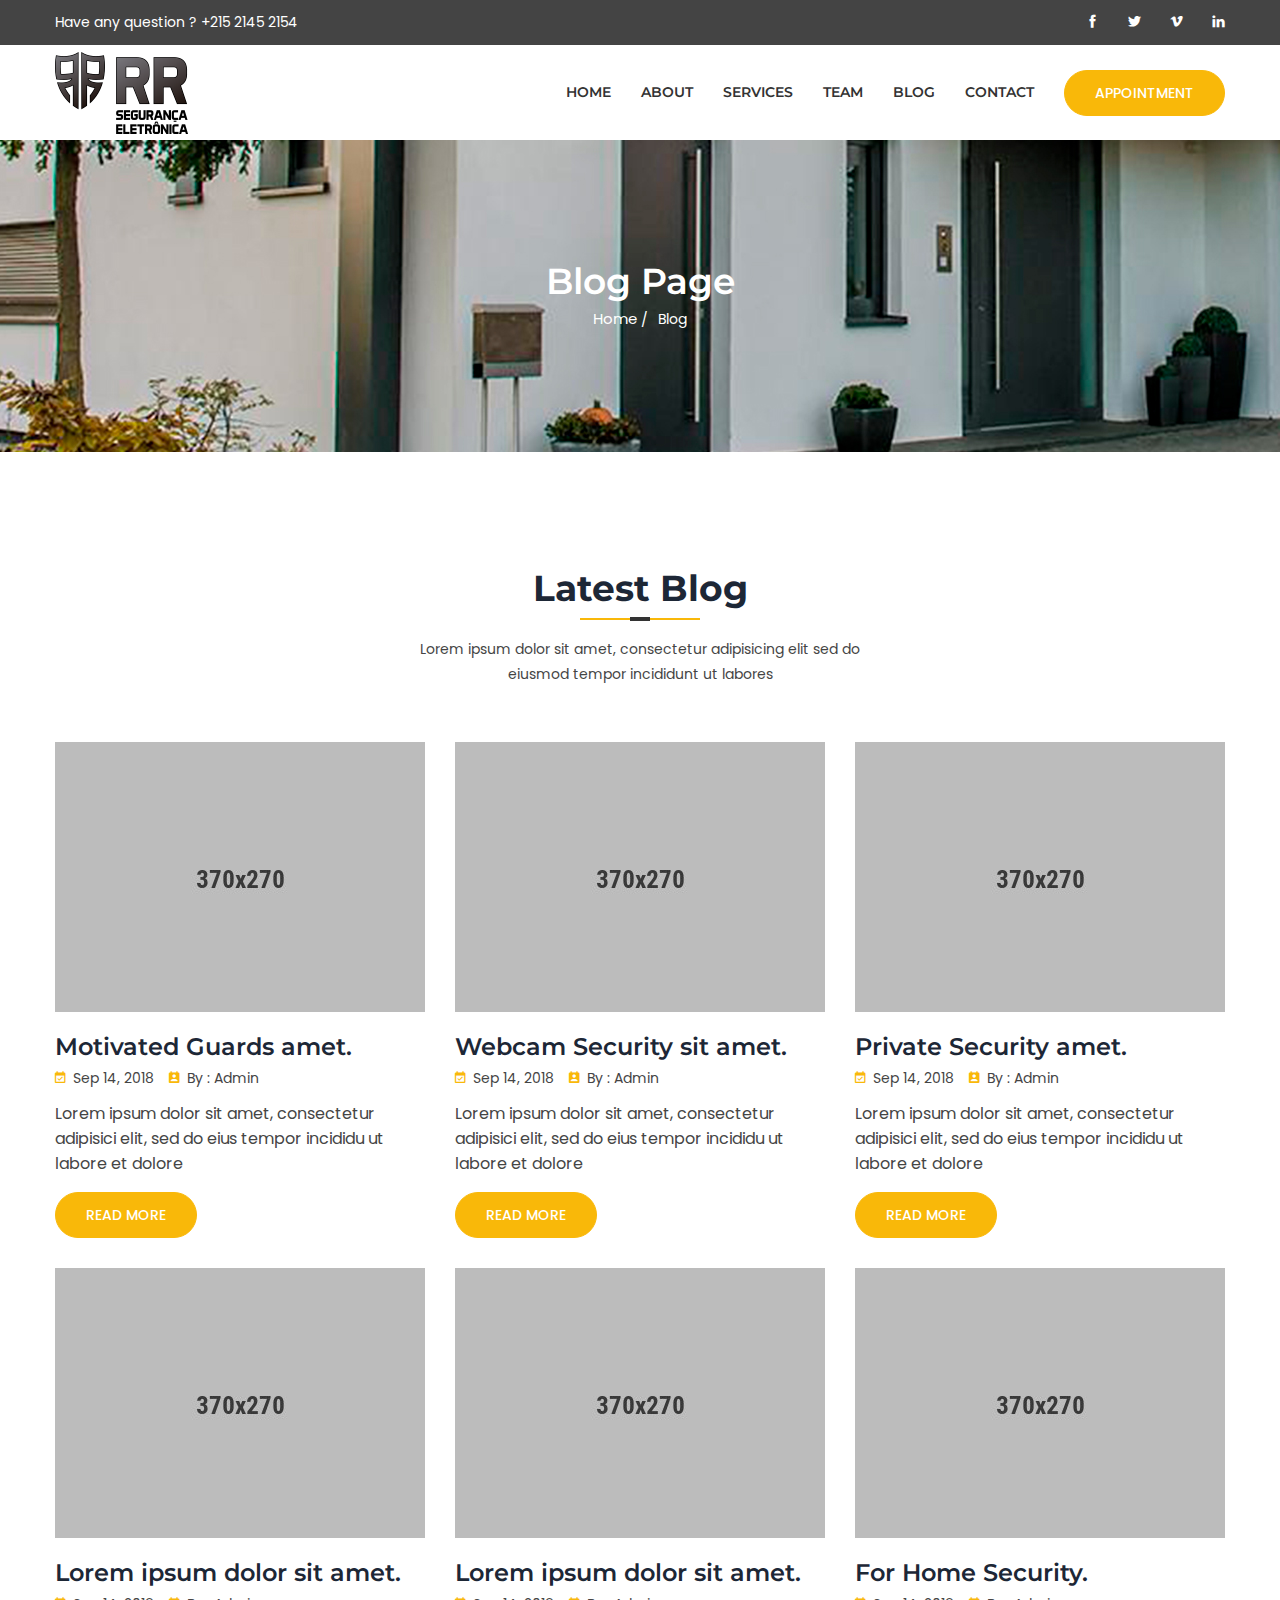
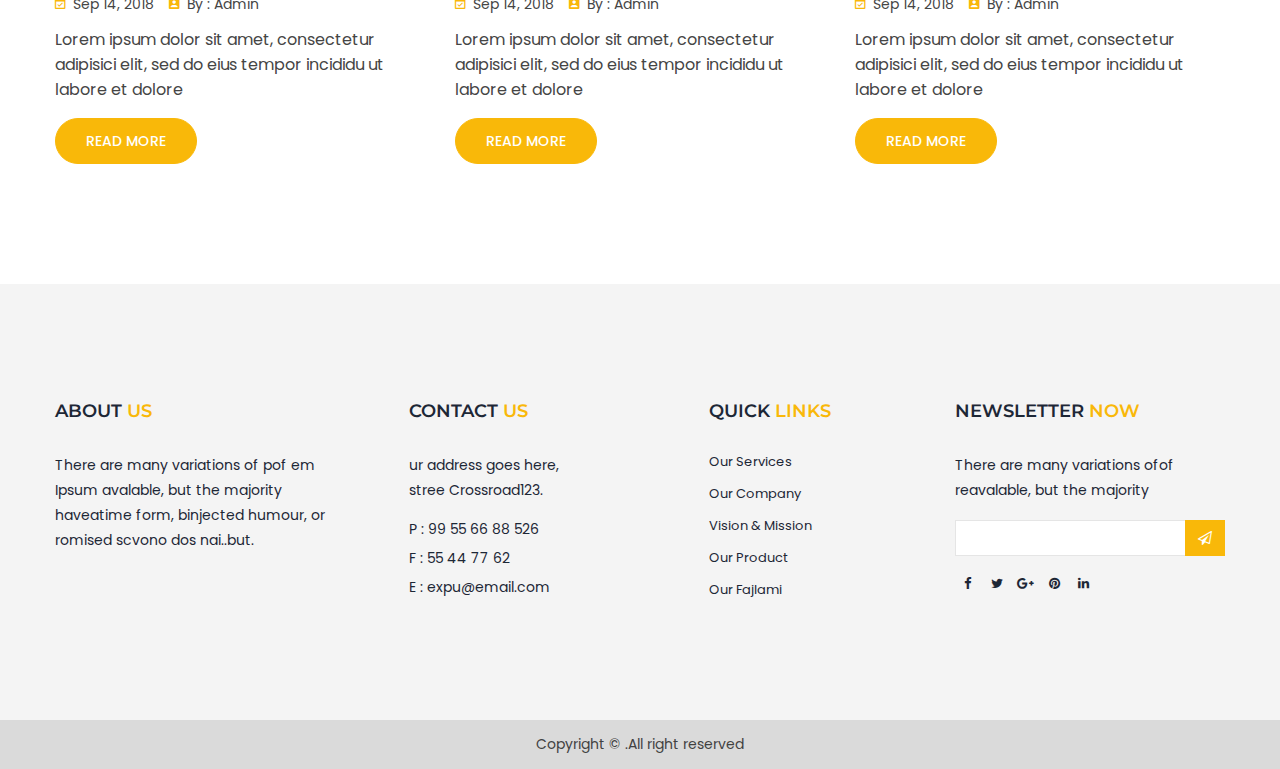
<file: blog.html>
<!doctype html>
<html class="no-js" lang="en">

<head>
    <meta charset="utf-8">
    <meta http-equiv="x-ua-compatible" content="ie=edge">
    <title>SafZon - Security Guard SafZon - Security Guard Bootstrap 4 Template</title>
    <meta name="description" content="">
    <meta name="viewport" content="width=device-width, initial-scale=1">
    <!-- Favicon -->
    <link rel="shortcut icon" type="image/x-icon" href="assets/images/favicon.ico">
    
    <!-- CSS
	============================================ -->
   
    <!-- Plugins CSS -->
    <link rel="stylesheet" href="assets/css/plugins.css">
    <!-- Main Style CSS -->
    <link rel="stylesheet" href="assets/css/style.css">
    
</head>

<body>

<!-- Header -->
<header class="header">
    <div class="header-top d-none d-lg-block">
        <div class="container">
            <div class="row">
                <div class="col-lg-6 col-md-6">
                    <p>Have any question ? +215 2145 2154</p>
                </div>
                <div class="col-lg-6  col-md-6">
                    <ul class="socail-top">
                        <li><a href="#"><i class="ti-facebook"></i></a></li>
                        <li><a href="#"><i class="ti-twitter-alt"></i></a></li>
                        <li><a href="#"><i class="ti-vimeo-alt"></i></a></li>
                        <li><a href="#"><i class="ti-linkedin"></i></a></li>
                    </ul>
                </div>
            </div>
        </div>
    </div>
    <div class="header-bottom-area">
        <div class="container">
            <div class="row align-items-center">
               
                <div class="col-lg-3 col-md-6 col-6">
                    <div class="cuscol">
                        <div class="logo">
                            <a href="index.html">
                                <img src="assets/images/logo/logo.png" alt="logo">
                            </a>
                        </div>
                    </div>
                </div>
                
                <div class="col-lg-9 d-none d-lg-block">
                    <div class="menu-area d-flex align-items-center justify-content-end">
                        <nav class="main-menu text-center">
                            <ul>
                                <li class="has-dropdown"><a href="index.html">HOME</a>
                                    <ul class="sub-menu">
                                        <li><a href="index.html">Home one</a></li>
                                        <li><a href="boxed-layout.html">Boxed Layout Page</a></li>
                                    </ul>
                                </li>
                                <li><a href="about.html">ABOUT</a></li>
                                <li><a href="#">SERVICES</a>
                                    <ul class="sub-menu">
                                        <li><a href="service.html">Service Page</a></li>
                                        <li><a href="service-details.html">Service Details Page</a></li>
                                    </ul>
                                </li>
                                <li><a href="team.html">TEAM</a></li>
                                <li><a href="#">BLOG</a>
                                    <ul class="sub-menu">
                                        <li><a href="blog.html">Blog page</a></li>
                                        <li><a href="blog-details.html">Blog Details Page</a></li>
                                    </ul>
                                </li>
                                <li><a href="contact-us.html">CONTACT</a></li>
                            </ul>
                        </nav><!--// main-menu -->
                        <div class="header-btn text-right">
                            <a class="btn-circle btn-transparent btn" href="#">appointment</a>
                        </div>
                    </div>
                </div>
                
                <!-- Show in small device Start -->
                <div class="clickable-menu clickable-mainmenu-active d-block d-lg-none  col-md-6 col-6">
                    <a href="#"><i class="ti-menu"></i></a>
                </div>
                <div class="clickable-mainmenu">
                    <div class="clickable-mainmenu-icon">
                        <button class="clickable-mainmenu-close">
                            <span class="ti-close"></span>
                        </button>
                    </div>
                    
                    <div id="menu" class="text-left clickable-menu-style">
                        <ul>
                            <li><a href="index.html">HOME</a>
                                <ul>
                                    <li><a href="index.html">Home one</a></li>
                                    <li><a href="boxed-layout.html">Boxed Layout Page</a></li>
                                </ul>
                            </li>
                            <li><a href="about.html">ABOUT</a></li>
                            <li><a href="service.html">SERVICES</a>
                                <ul>
                                    <li><a href="service.html">Service Page</a></li>
                                    <li><a href="service-details.html">Service Details Page</a></li>
                                </ul>
                            </li>
                            <li><a href="#">PORTFOLIO</a></li>
                            <li><a href="team.html">TEAM</a></li>
                            <li><a href="#">BLOG</a>
                                <ul>
                                    <li><a href="blog.html">Blog page</a></li>
                                    <li><a href="blog-details.html">Blog Details Page</a></li>
                                </ul>
                            </li>
                        </ul>
                    </div>
                    
                    <div class="mobile-more-info">
                        <p>Have any question ? +215 2145 2154</p>
                        <ul class="socail-top">
                            <li><a href="#"><i class="ti-facebook"></i></a></li>
                            <li><a href="#"><i class="ti-twitter-alt"></i></a></li>
                            <li><a href="#"><i class="ti-vimeo-alt"></i></a></li>
                            <li><a href="#"><i class="ti-linkedin"></i></a></li>
                        </ul>
                    </div>
                    
                    <div class="header-btn text-center">
                        <a class="btn-circle btn-transparent btn" href="#">Appointment</a>
                    </div>
                    
                </div>
                <!-- Show in small device End -->
            </div>
        </div>
    </div>
</header>
<!--// Header -->



<!-- Breadcrumb -->
<div class="breadcrumb-area bg-image section-ptb" style="background-image: url(assets/images/bg/breadcrumb-bg.jpg)">
    <div class="container">
        <div class="breadcrumb">
            <div class="row">
                <div class="col">
                    <h2>Blog Page</h2>
                    <!-- breadcrumb-list start -->
                    <ul class="breadcrumb-list">
                        <li class="breadcrumb-item"><a href="index.html">Home</a></li>
                        <li class="breadcrumb-item active">Blog</li>
                    </ul>
                    <!-- breadcrumb-list end -->
                </div>
            </div>
        </div>
    </div>
</div>
<!--// Breadcrumb -->

<!-- Page Conttent -->
<main class="page-content">
    
    <!-- Start Post Carousel Style-->
    <div class="section-post-carousel section-pt section-pb-90">
        <div class="container">
            <div class="row">
                <div class="col-lg-12">
                    <div class="section-title text-center">
                        <h2>Latest Blog</h2>
                        <p>Lorem ipsum dolor sit amet, consectetur adipisicing elit sed do eiusmod tempor incididunt ut labores</p>
                    </div>
                </div>
            </div>
            <div class="row">
                
                <div class="col-lg-4 col-md-6 col-sm-12">
                    <!-- Start Single Post -->
                    <div class="post-carousel mb-30">
                        <div class="thumb">
                            <a href="blog-details.html">
                                <img src="assets/images/blog/thum-01.jpg" alt="elementor">
                            </a>
                        </div>
                        <div class="ptc-content">
                            <h4><a href="blog-details.html">Motivated Guards amet.</a></h4>
                            <ul class="meta d-flex">
                                <li><a href="#"><i class="zmdi zmdi-calendar-check"></i> Sep 14, 2018</a></li>
                                <li><i class="zmdi zmdi-account-calendar"></i> By : <a href="#">Admin</a></li>
                            </ul>
                            <p>Lorem ipsum dolor sit amet, consectetur adipisici elit, sed do eius
                                tempor incididu ut labore et dolore</p>
                            <div class="post-btn">
                                <a class="readmore-btn btn btn-circle" href="blog-details.html">READ MORE</a>
                            </div>
                        </div>
                    </div>
                    <!-- End Single Post -->
                </div>
                
                <div class="col-lg-4 col-md-6 col-sm-12">
                    <!-- Start Single Post -->
                    <div class="post-carousel mb-30">
                        <div class="thumb">
                            <a href="blog-details.html">
                                <img src="assets/images/blog/thum-02.jpg" alt="elementor">
                            </a>
                        </div>
                        <div class="ptc-content">
                            <h4><a href="blog-details.html">Webcam Security sit amet.</a></h4>
                            <ul class="meta d-flex">
                                <li><a href="#"><i class="zmdi zmdi-calendar-check"></i> Sep 14, 2018</a></li>
                                <li><i class="zmdi zmdi-account-calendar"></i> By : <a href="#">Admin</a></li>
                            </ul>
                            <p>Lorem ipsum dolor sit amet, consectetur adipisici elit, sed do eius
                                tempor incididu ut labore et dolore</p>
                            <div class="post-btn">
                                <a class="readmore-btn btn btn-circle" href="blog-details.html">READ MORE</a>
                            </div>
                        </div>
                    </div>
                    <!-- End Single Post -->
                </div>
                
                <div class="col-lg-4 col-md-6 col-sm-12">
                    <!-- Start Single Post -->
                    <div class="post-carousel mb-30">
                        <div class="thumb">
                            <a href="blog-details.html">
                                <img src="assets/images/blog/thum-03.jpg" alt="elementor">
                            </a>
                        </div>
                        <div class="ptc-content">
                            <h4><a href="blog-details.html">Private Security amet.</a></h4>
                            <ul class="meta d-flex">
                                <li><a href="#"><i class="zmdi zmdi-calendar-check"></i> Sep 14, 2018</a></li>
                                <li><i class="zmdi zmdi-account-calendar"></i> By : <a href="#">Admin</a></li>
                            </ul>
                            <p>Lorem ipsum dolor sit amet, consectetur adipisici elit, sed do eius
                                tempor incididu ut labore et dolore</p>
                            <div class="post-btn">
                                <a class="readmore-btn btn btn-circle" href="blog-details.html">READ MORE</a>
                            </div>
                        </div>
                    </div>
                    <!-- End Single Post -->
                </div>
                
                <div class="col-lg-4 col-md-6 col-sm-12">
                    <!-- Start Single Post -->
                    <div class="post-carousel mb-30">
                        <div class="thumb">
                            <a href="blog-details.html">
                                <img src="assets/images/blog/thum-04.jpg" alt="elementor">
                            </a>
                        </div>
                        <div class="ptc-content">
                            <h4><a href="blog-details.html">Lorem ipsum dolor sit amet.</a></h4>
                            <ul class="meta d-flex">
                                <li><a href="#"><i class="zmdi zmdi-calendar-check"></i> Sep 14, 2018</a></li>
                                <li><i class="zmdi zmdi-account-calendar"></i> By : <a href="#">Admin</a></li>
                            </ul>
                            <p>Lorem ipsum dolor sit amet, consectetur adipisici elit, sed do eius
                                tempor incididu ut labore et dolore</p>
                            <div class="post-btn">
                                <a class="readmore-btn btn btn-circle" href="blog-details.html">READ MORE</a>
                            </div>
                        </div>
                    </div>
                    <!-- End Single Post -->
                </div>
                
                <div class="col-lg-4 col-md-6 col-sm-12">
                    <!-- Start Single Post -->
                    <div class="post-carousel mb-30">
                        <div class="thumb">
                            <a href="#">
                                <img src="assets/images/blog/thum-05.jpg" alt="elementor">
                            </a>
                        </div>
                        <div class="ptc-content">
                            <h4><a href="#">Lorem ipsum dolor sit amet.</a></h4>
                            <ul class="meta d-flex">
                                <li><a href="blog-details.html"><i class="zmdi zmdi-calendar-check"></i> Sep 14, 2018</a></li>
                                <li><i class="zmdi zmdi-account-calendar"></i> By : <a href="#">Admin</a></li>
                            </ul>
                            <p>Lorem ipsum dolor sit amet, consectetur adipisici elit, sed do eius
                                tempor incididu ut labore et dolore</p>
                            <div class="post-btn">
                                <a class="readmore-btn btn btn-circle" href="blog-details.html">READ MORE</a>
                            </div>
                        </div>
                    </div>
                    <!-- End Single Post -->
                </div>
                
                <div class="col-lg-4 col-md-6 col-sm-12">
                    <!-- Start Single Post -->
                    <div class="post-carousel mb-30">
                        <div class="thumb">
                            <a href="blog-details.html">
                                <img src="assets/images/blog/thum-06.jpg" alt="elementor">
                            </a>
                        </div>
                        <div class="ptc-content">
                            <h4><a href="#">For Home Security.</a></h4>
                            <ul class="meta d-flex">
                                <li><a href="blog-details.html"><i class="zmdi zmdi-calendar-check"></i> Sep 14, 2018</a></li>
                                <li><i class="zmdi zmdi-account-calendar"></i> By : <a href="#">Admin</a></li>
                            </ul>
                            <p>Lorem ipsum dolor sit amet, consectetur adipisici elit, sed do eius
                                tempor incididu ut labore et dolore</p>
                            <div class="post-btn">
                                <a class="readmore-btn btn btn-circle" href="blog-details.html">READ MORE</a>
                            </div>
                        </div>
                    </div>
                    <!-- End Single Post -->
                </div>
                
            </div>
        </div>
    </div>
    <!-- End Post Carousel  Style-->

</main>
<!--// Page Conttent -->

<!-- Footer -->
<footer class="footer">
    <div class="footer-top bg-gray section-pt-90 section-pb">
        <div class="container">
            <div class="row">

                <!-- Start Single Widget -->
                <div class="col-lg-3 col-md-6 col-sm-6 col-12">
                    <div class="footer-widget footer-style-1">
                        <h5 class="ft-title">ABOUT <span>US</span></h5>
                        <div class="content">
                            <p>There are many variations of pof em Ipsum avalable, but the majority haveatime form, binjected humour, or romised scvono dos nai..but.</p>
                        </div>
                    </div>
                </div>
                <!-- End Single Widget -->

                <!-- Start Single Widget -->
                <div class="col-lg-3 col-md-6 col-sm-6 col-12">
                    <div class="footer-widget footer-style-1 space-left">
                        <h5 class="ft-title">CONTACT <span>US</span></h5>
                        <div class="content">
                            <p>ur address goes here, <br>stree Crossroad123.</p>
                            <div class="ft-address">
                                <p>P : 99 55 66 88 526</p>
                                <p>F : 55 44 77 62</p>
                                <p>E : <a href="#">expu@email.com</a></p>
                            </div>
                        </div>
                    </div>
                </div>
                <!-- End Single Widget -->

                <!-- Start Single Widget -->
                <div class="col-lg-3 col-md-6 col-sm-6 col-12">
                    <div class="footer-widget footer-style-1 space-left">
                        <h5 class="ft-title">QUICK <span>LINKS</span></h5>
                        <div class="content">
                            <ul class="ft-menu">
                                <li><a href="#">Our Services</a></li>
                                <li><a href="#">Our Company</a></li>
                                <li><a href="#">Vision & Mission</a></li>
                                <li><a href="#">Our Product</a></li>
                                <li><a href="#">Our Fajlami</a></li>
                            </ul>
                        </div>
                    </div>
                </div>
                <!-- End Single Widget -->

                <!-- Start Single Widget -->
                <div class="col-lg-3 col-md-6 col-sm-6 col-12">
                    <div class="footer-widget footer-style-1">
                        <h5 class="ft-title">NEWSLETTER <span>NOW</span></h5>
                        <div class="content">
                            <p>There are many variations ofof reavalable, but the majority </p>
                            <div class="input-box newsletter-box">
                                <form id="mc-form" class="mc-form footer-newsletter" >
                                    <input  id="mc-email" type="email" autocomplete="off">
                                    <button id="mc-submit"><i class="fa fa-paper-plane-o"></i></button>
                                </form>
                            </div>
                            
                            <!-- mailchimp-alerts Start -->
                            <div class="mailchimp-alerts text-centre">
                                <div class="mailchimp-submitting"></div><!-- mailchimp-submitting end -->
                                <div class="mailchimp-success"></div><!-- mailchimp-success end -->
                                <div class="mailchimp-error"></div><!-- mailchimp-error end -->
                            </div><!-- mailchimp-alerts end -->
                            
                            <div class="social-share social-square">
                                <a title="facebook" href="#"><i class="fa fa-facebook"></i></a>
                                <a title="twitter" href="#"><i class="fa fa-twitter"></i></a>
                                <a title="google-plus" href="#"><i class="fa fa-google-plus"></i></a>
                                <a title="pinterest" href="#"><i class="fa fa-pinterest"></i></a>
                                <a title="linkedin" href="#"><i class="fa fa-linkedin"></i></a>
                            </div>
                        </div>
                    </div>
                </div>
                <!-- End Single Widget -->
            </div>
        </div>
    </div>
    <div class="copyright">
        <div class="container">
            <div class="row">

                <div class="col-lg-12 col-12">
                    <div class="copyright-left content text-center">
                        <p>Copyright &copy; .All right reserved</p>
                    </div>
                </div>

            </div>
        </div>
    </div>
</footer>
<!--// Footer -->

    
<!-- JS
============================================ -->

<!-- Plugins JS -->
<script src="assets/js/plugins.js"></script>
<!-- Main JS -->
<script src="assets/js/main.js"></script>


</body>

</html>
</file>
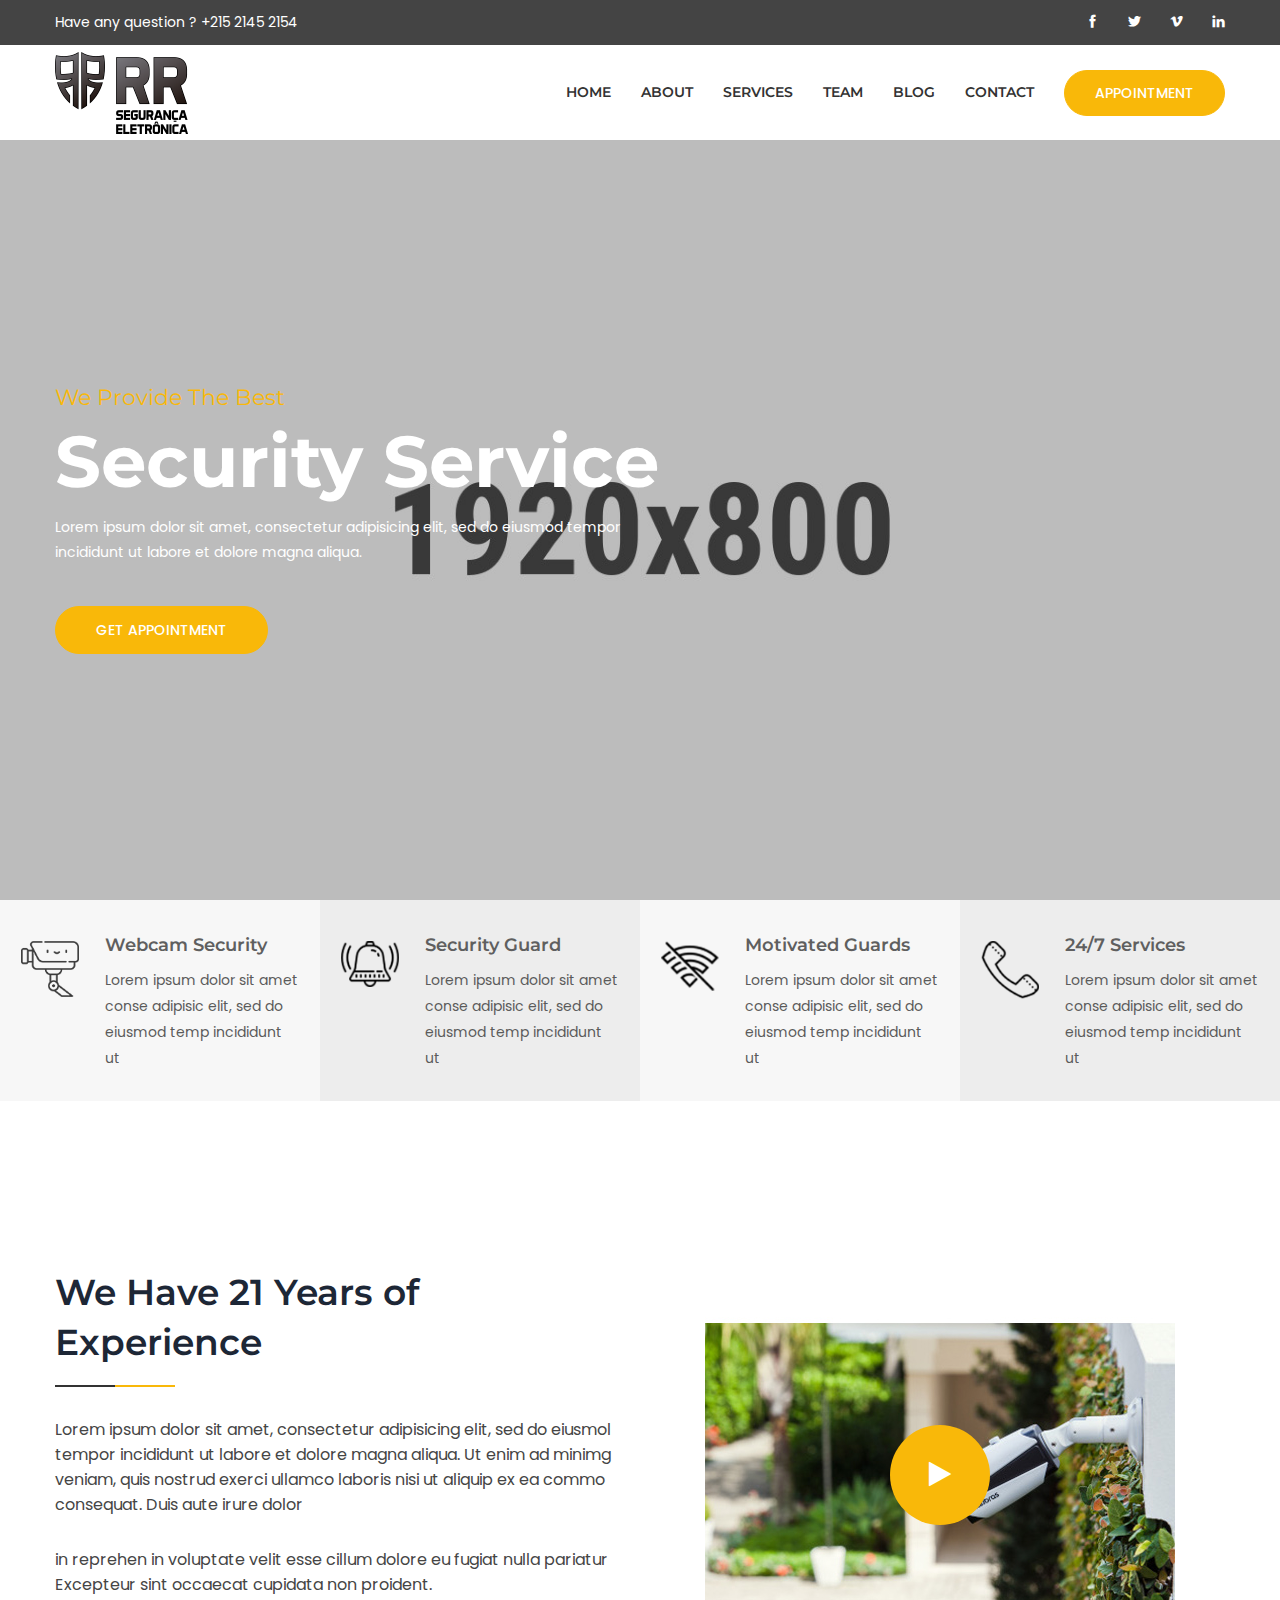
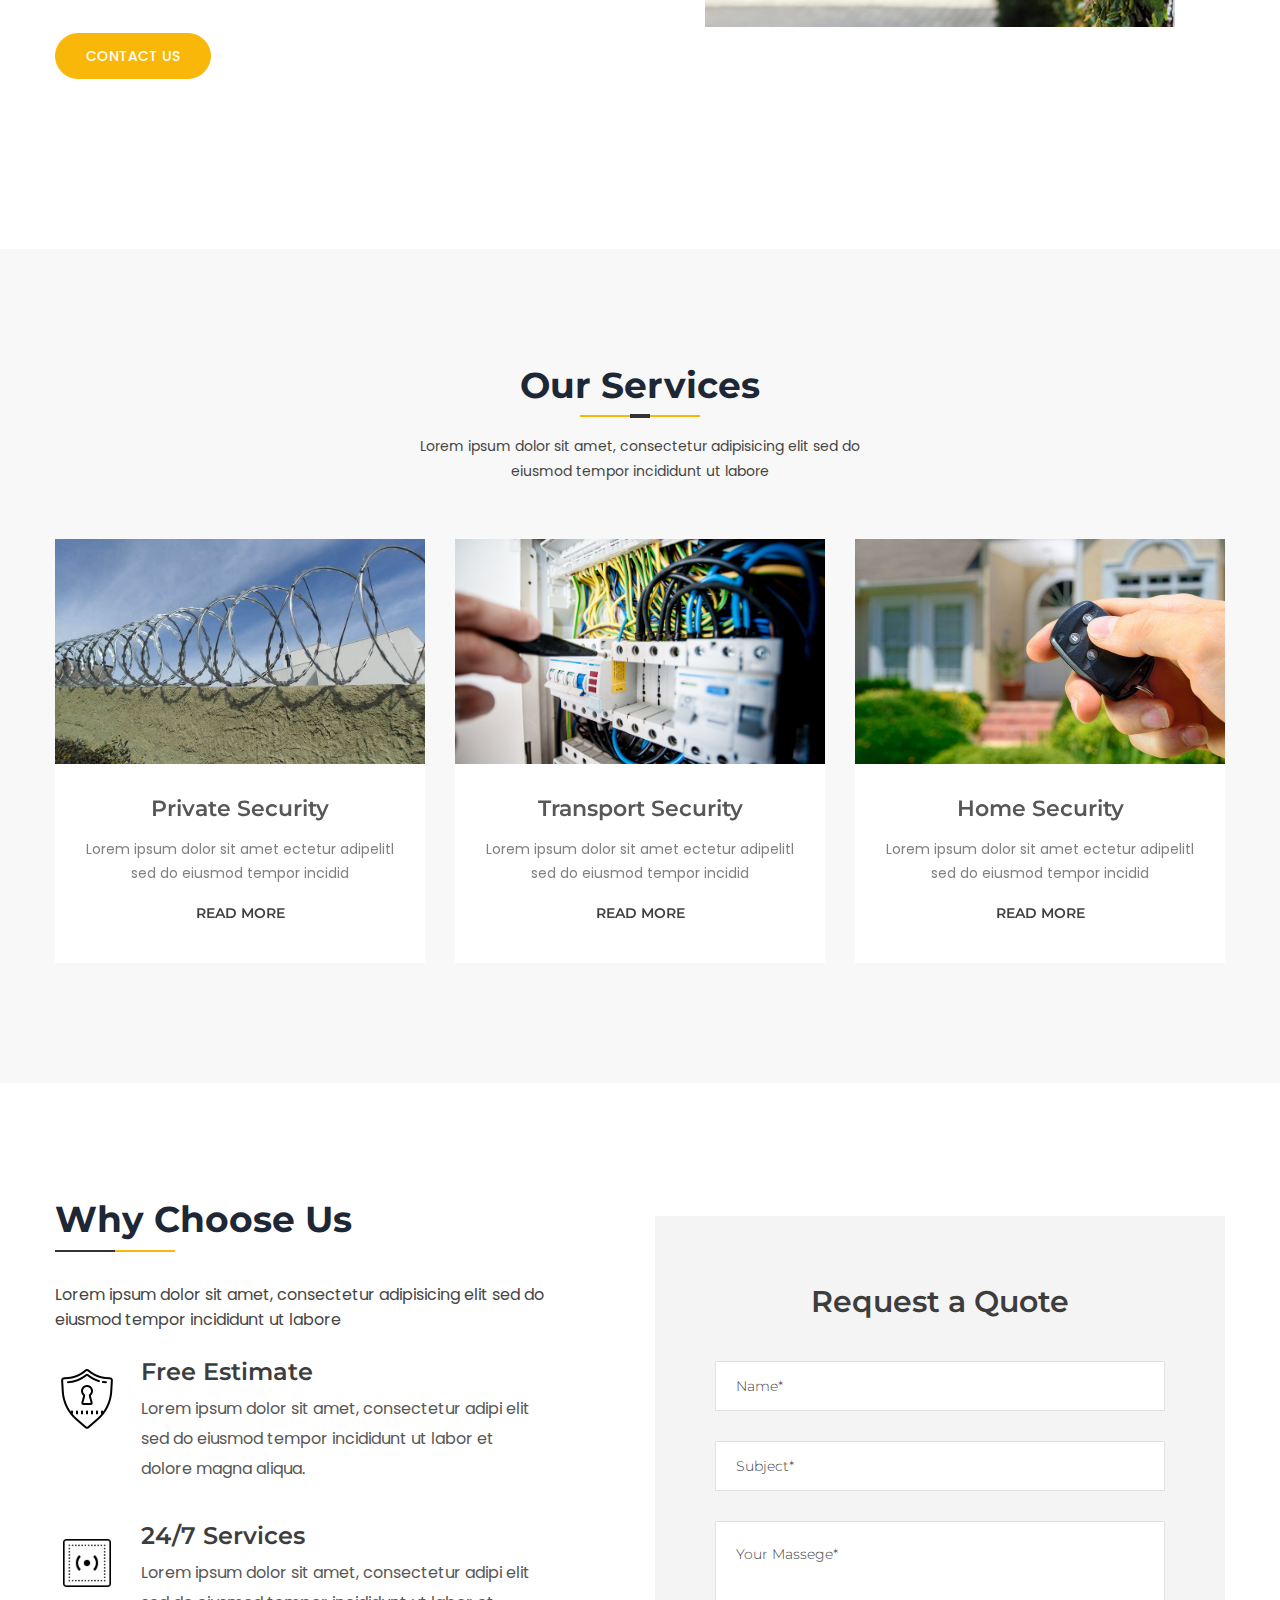
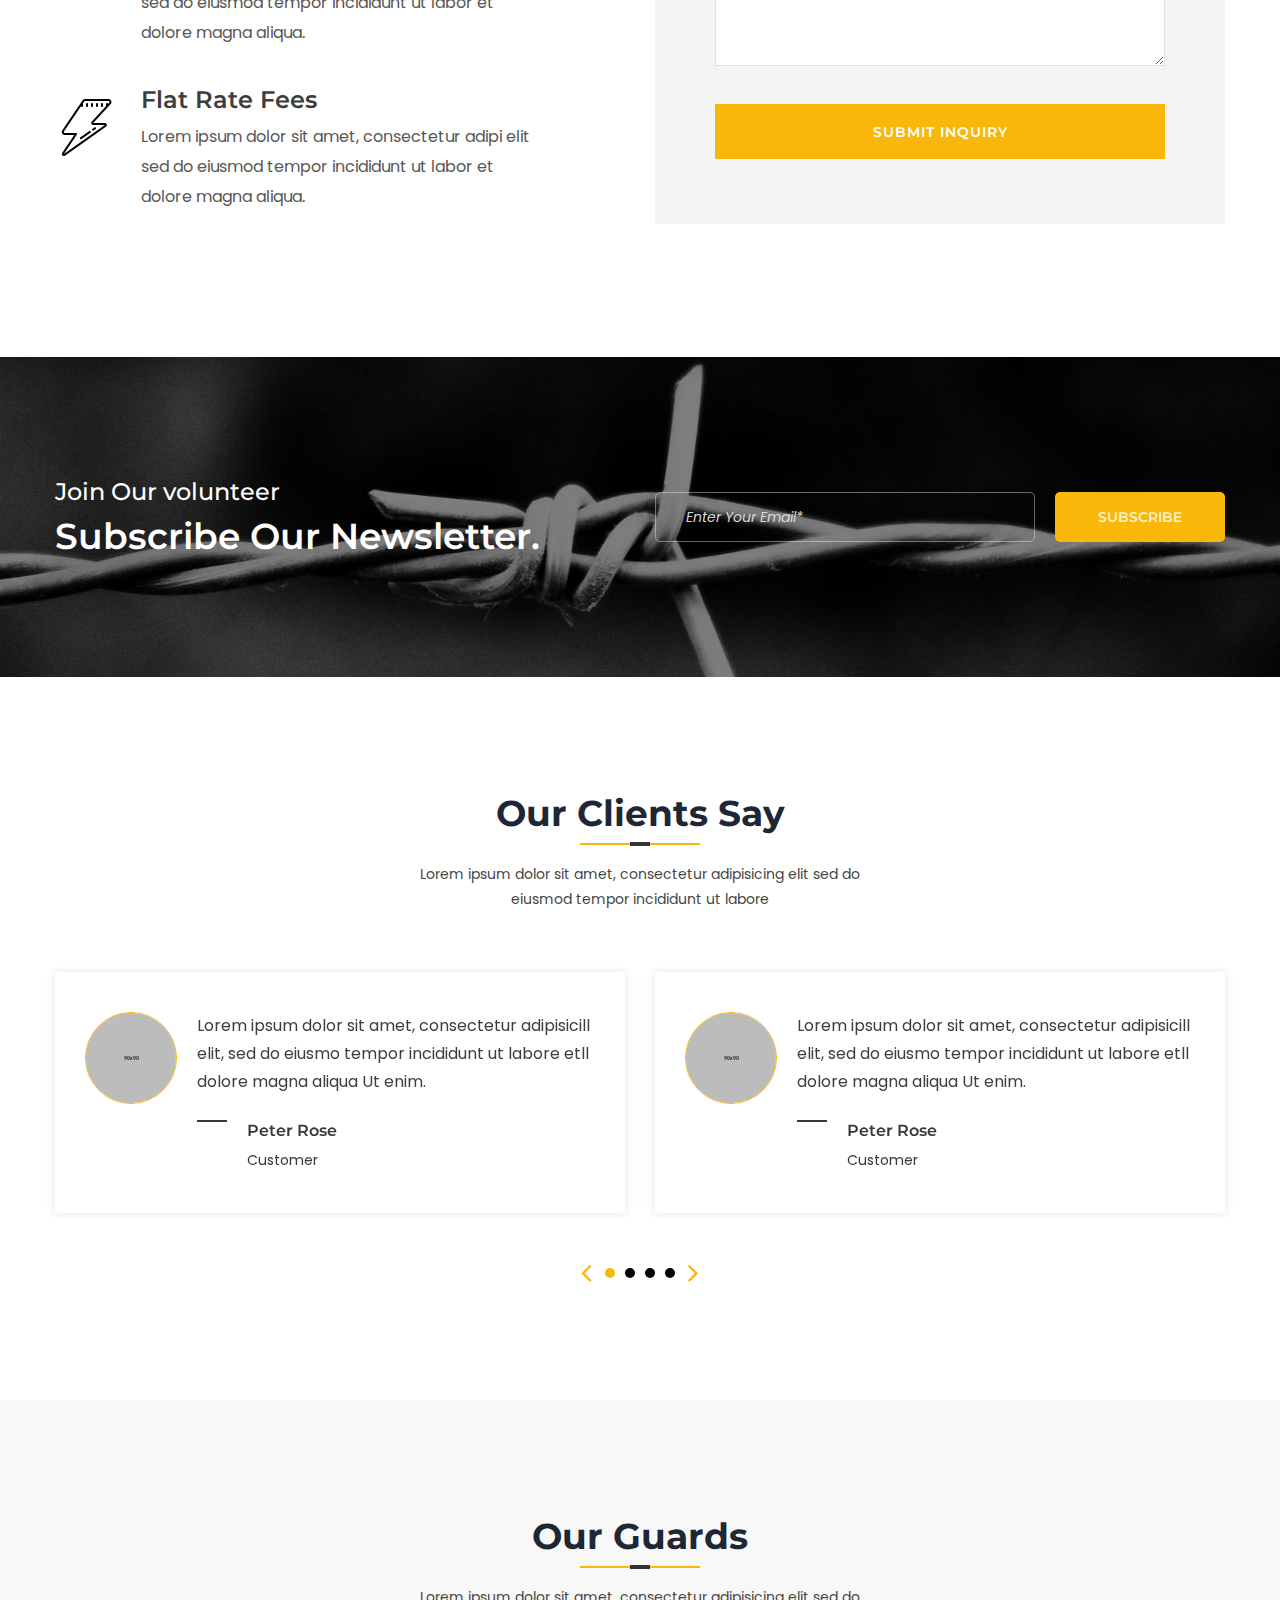
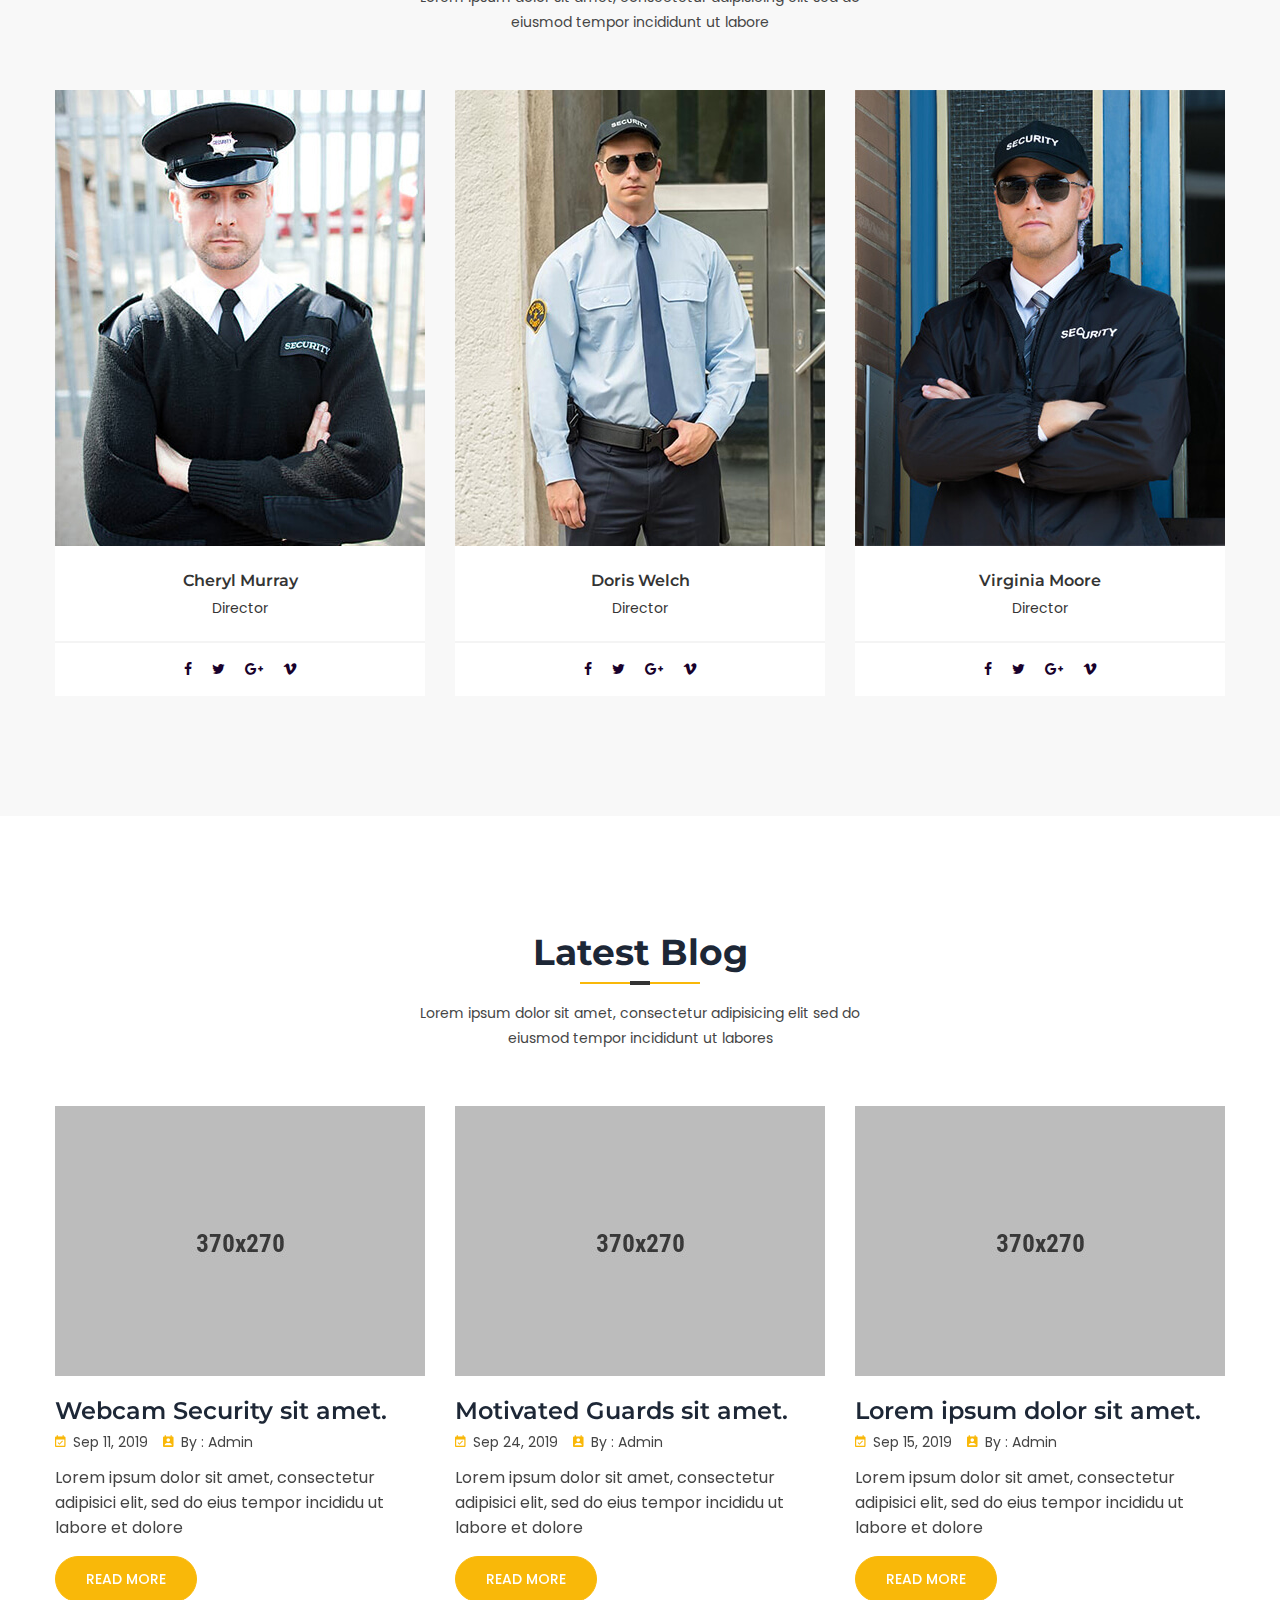
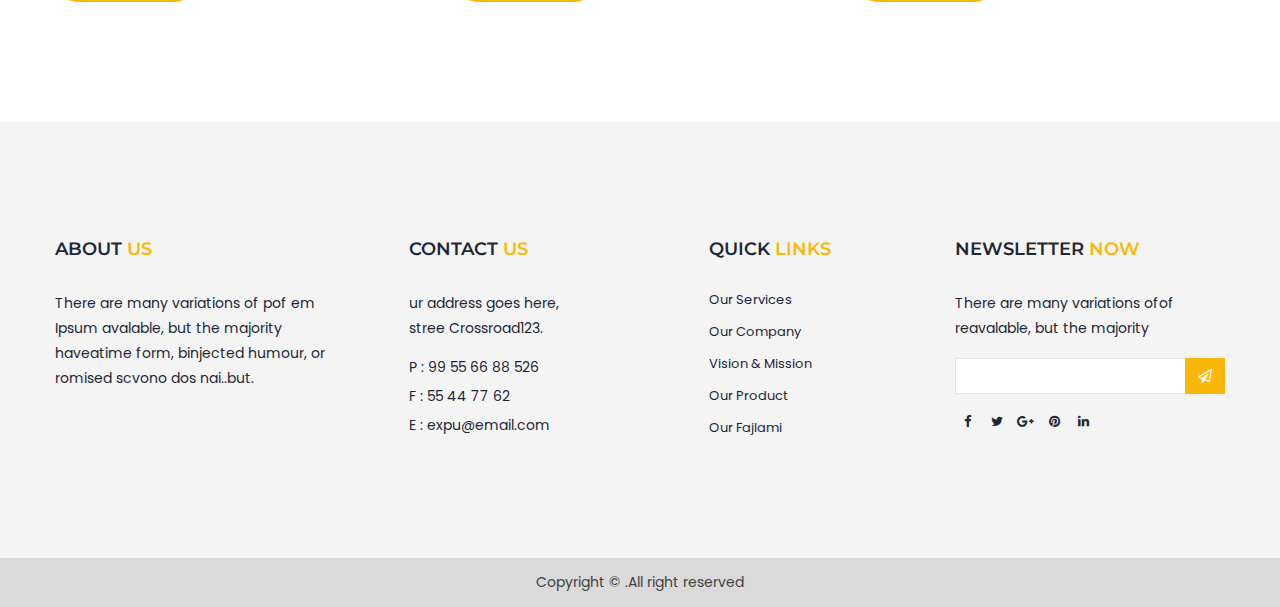
<file: boxed-layout.html>
<!doctype html>
<html class="no-js" lang="en">

<head>
    <meta charset="utf-8">
    <meta http-equiv="x-ua-compatible" content="ie=edge">
    <title> SafZon - Security Guard Bootstrap 4 Template</title>
    <meta name="description" content="">
    <meta name="viewport" content="width=device-width, initial-scale=1">
    <!-- Favicon -->
    <link rel="shortcut icon" type="image/x-icon" href="assets/images/favicon.ico">
    
    <!-- CSS
	============================================ -->
   
    <!-- Plugins CSS -->
    <link rel="stylesheet" href="assets/css/plugins.css">
    <!-- Main Style CSS -->
    <link rel="stylesheet" href="assets/css/style.css">
    
</head>

<body>

<div class="boxed-layout">

<!-- Header -->
<header class="header">
    <div class="header-top d-none d-lg-block">
        <div class="container">
            <div class="row">
                <div class="col-lg-6 col-md-6">
                    <p>Have any question ? +215 2145 2154</p>
                </div>
                <div class="col-lg-6  col-md-6">
                    <ul class="socail-top">
                        <li><a href="#"><i class="ti-facebook"></i></a></li>
                        <li><a href="#"><i class="ti-twitter-alt"></i></a></li>
                        <li><a href="#"><i class="ti-vimeo-alt"></i></a></li>
                        <li><a href="#"><i class="ti-linkedin"></i></a></li>
                    </ul>
                </div>
            </div>
        </div>
    </div>
    <div class="header-bottom-area">
        <div class="container">
            <div class="row align-items-center">
               
                <div class="col-lg-3 col-md-6 col-6">
                    <div class="cuscol">
                        <div class="logo">
                            <a href="index.html">
                                <img src="assets/images/logo/logo.png" alt="logo">
                            </a>
                        </div>
                    </div>
                </div>
                
                <div class="col-lg-9 d-none d-lg-block">
                    <div class="menu-area d-flex align-items-center justify-content-end">
                        <nav class="main-menu text-center">
                            <ul>
                                <li class="has-dropdown"><a href="index.html">HOME</a>
                                    <ul class="sub-menu">
                                        <li><a href="index.html">Home one</a></li>
                                        <li><a href="boxed-layout.html">Boxed Layout Page</a></li>
                                    </ul>
                                </li>
                                <li><a href="about.html">ABOUT</a></li>
                                <li><a href="#">SERVICES</a>
                                    <ul class="sub-menu">
                                        <li><a href="service.html">Service Page</a></li>
                                        <li><a href="service-details.html">Service Details Page</a></li>
                                    </ul>
                                </li>
                                <li><a href="team.html">TEAM</a></li>
                                <li><a href="#">BLOG</a>
                                    <ul class="sub-menu">
                                        <li><a href="blog.html">Blog page</a></li>
                                        <li><a href="blog-details.html">Blog Details Page</a></li>
                                    </ul>
                                </li>
                                <li><a href="contact-us.html">CONTACT</a></li>
                            </ul>
                        </nav><!--// main-menu -->
                        <div class="header-btn text-right">
                            <a class="btn-circle btn-transparent btn" href="#">appointment</a>
                        </div>
                    </div>
                </div>
                
                <!-- Show in small device Start -->
                <div class="clickable-menu clickable-mainmenu-active d-block d-lg-none  col-md-6 col-6">
                    <a href="#"><i class="ti-menu"></i></a>
                </div>
                <div class="clickable-mainmenu">
                    <div class="clickable-mainmenu-icon">
                        <button class="clickable-mainmenu-close">
                            <span class="ti-close"></span>
                        </button>
                    </div>
                    
                    <div id="menu" class="text-left clickable-menu-style">
                        <ul>
                            <li><a href="index.html">HOME</a>
                                <ul>
                                    <li><a href="index.html">Home one</a></li>
                                    <li><a href="boxed-layout.html">Boxed Layout Page</a></li>
                                </ul>
                            </li>
                            <li><a href="about.html">ABOUT</a></li>
                            <li><a href="service.html">SERVICES</a>
                                <ul>
                                    <li><a href="service.html">Service Page</a></li>
                                    <li><a href="service-details.html">Service Details Page</a></li>
                                </ul>
                            </li>
                            <li><a href="#">PORTFOLIO</a></li>
                            <li><a href="team.html">TEAM</a></li>
                            <li><a href="#">BLOG</a>
                                <ul>
                                    <li><a href="blog.html">Blog page</a></li>
                                    <li><a href="blog-details.html">Blog Details Page</a></li>
                                </ul>
                            </li>
                        </ul>
                    </div>
                    
                    <div class="mobile-more-info">
                        <p>Have any question ? +215 2145 2154</p>
                        <ul class="socail-top">
                            <li><a href="#"><i class="ti-facebook"></i></a></li>
                            <li><a href="#"><i class="ti-twitter-alt"></i></a></li>
                            <li><a href="#"><i class="ti-vimeo-alt"></i></a></li>
                            <li><a href="#"><i class="ti-linkedin"></i></a></li>
                        </ul>
                    </div>
                    
                    <div class="header-btn text-center">
                        <a class="btn-circle btn-transparent btn" href="#">Appointment</a>
                    </div>
                    
                </div>
                <!-- Show in small device End -->
            </div>
        </div>
    </div>
</header>
<!--// Header -->


<!-- Hero Section Start -->
<div class="hero-section section">

    <div class="hero-slider hero-slider-one">
        <div class="hero-slide-item d-flex align-items-center image-bg" style="background-image: url(assets/images/hero/hero-1.jpg)">
            <div class="container">
                <div class="row">
                    <div class="col-lg-8">
                        
                        <div class="hero-content text-left">
                            <h5>We Provide The Best</h5>
                            <h1>Security Service </h1>
                            <p>Lorem ipsum dolor sit amet, consectetur adipisicing elit, sed do eiusmod tempor incididunt ut labore et dolore magna aliqua.</p>
                            <a href="contact-us.html" class="btn">get appointment</a>
                        </div>
                        
                    </div>
                </div>
            </div>
        </div>
        <div class="hero-slide-item d-flex align-items-center image-bg" style="background-image: url(assets/images/hero/hero-1.jpg)">
            <div class="container">
                <div class="row">
                    <div class="col-lg-8">
                        
                        <div class="hero-content text-left">
                            <h5>We Provide Best</h5>
                            <h1>Secured Service </h1>
                            <p>Lorem ipsum dolor sit amet, consectetur adipisicing elit, sed do eiusmod tempor incididunt ut labore et dolore magna aliqua.</p>
                            <a href="contact-us.html" class="btn">get appointment</a>
                        </div>
                        
                    </div>
                </div>
            </div>
        </div>
    </div>
    
</div><!-- Hero Section End -->

<!-- Page Conttent -->
<main class="page-content">
    
    <!-- Start Service Style-->
    <div class="section-service">
        <div class="container-fluid plr_-0">
            <div class="row no-gutters row-0">

                <!-- Start Single Service -->
                <div class="col-lg-3 col-md-6 col-sm-6 col-12">
                    <div class="row-service-wrap">
                        <div class="service text-left service-6 medical-service">
                            <div class="icons">
                                <img src="assets/images/icon/service-01.png" alt="service icons">
                            </div>
                            <div class="content">
                                <h4>Webcam Security</h4>
                                <p>Lorem ipsum dolor sit amet conse adipisic elit, sed do eiusmod temp incididunt ut</p>
                            </div>
                        </div>
                    </div>
                </div>
                 <!-- End Single Service -->

                <!-- Start Single Service -->
                <div class="col-lg-3 col-md-6 col-sm-6 col-12">
                    <div class="row-service-wrap">
                    <div class="service text-left service-6 medical-service service-bg-2">
                        <div class="icons">
                            <img src="assets/images/icon/service-02.png" alt="service icons">
                        </div>
                        <div class="content">
                            <h4>Security Guard</h4>
                            <p>Lorem ipsum dolor sit amet conse adipisic elit, sed do eiusmod temp incididunt ut</p>
                        </div>
                    </div>
                    </div>
                </div>
                 <!-- End Single Service -->

                <!-- Start Single Service -->
                <div class="col-lg-3 col-md-6 col-sm-6 col-12">
                   <div class="row-service-wrap">
                    <div class="service text-left service-6 medical-service">
                        <div class="icons">
                            <img src="assets/images/icon/service-03.png" alt="service icons">
                        </div>
                        <div class="content">
                            <h4>Motivated Guards</h4>
                            <p>Lorem ipsum dolor sit amet conse adipisic elit, sed do eiusmod temp incididunt ut</p>
                        </div>
                    </div>
                    </div>
                </div>
                 <!-- End Single Service -->

                <!-- Start Single Service -->
                <div class="col-lg-3 col-md-6 col-sm-6 col-12">
                   <div class="row-service-wrap">
                    <div class="service text-left service-6 medical-service service-bg-2">
                        <div class="icons">
                            <img src="assets/images/icon/service-04.png" alt="service icons">
                        </div>
                        <div class="content">
                            <h4>24/7 Services</h4>
                            <p>Lorem ipsum dolor sit amet conse adipisic elit, sed do eiusmod temp incididunt ut</p>
                        </div>
                    </div>
                    </div>
                </div>
                 <!-- End Single Service -->

            </div>
        </div>
    </div>
    <!-- End Service Style-->
    
    <!-- Start Agency Benefits Area -->
    <div class="section-agency-benefit section-pt section-pb">
        <div class="container">
            <div class="row align-items-center">
                <div class="col-lg-6">
                    <div class="agency-benefits">
                        <div class="content">
                            <div class="section-title title-2">
                                <h2>We Have 21 Years of <br> Experience</h2>
                            </div>
                            <p>Lorem ipsum dolor sit amet, consectetur adipisicing elit, sed do eiusmol tempor incididunt ut labore et dolore magna aliqua. Ut enim ad minimg veniam, quis nostrud exerci ullamco laboris nisi ut aliquip ex ea commo consequat. Duis aute irure dolor</p>

                            <p> in reprehen in voluptate velit esse cillum dolore eu fugiat nulla pariatur Excepteur sint occaecat cupidata non proident.</p>
                            <a href="#" class="btn contact-btn mt-30 btn-circle">CONTACT US</a>
                        </div>
                    </div>
                </div>
                <div class="col-lg-6">
                    <div class="agency-thumb">
                        <div class="thumb">
                            <img src="assets/images/about/about-01.png" alt="Agency Images">
                            <div class="play-btn">
                                <a class="video-popup" href="https://www.youtube.com/watch?v=G_G8SdXktHg"><i
                                        class="fa fa-play"></i></a>
                            </div>
                        </div>
                    </div>
                </div>
            </div>
        </div>
    </div>
    <!-- End Agency Benefits Area -->
    
    
    <!-- Start Service Style-->
    <div class="section-service bg-gray section-pt section-pb-90">
        <div class="container">
            <div class="row">
                <div class="col-lg-12">
                    <div class="section-title text-center">
                        <h2>Our Services</h2>
                        <p>Lorem ipsum dolor sit amet, consectetur adipisicing elit sed do eiusmod tempor incididunt ut labore</p>
                    </div>
                </div>
            </div>
            <div class="row cln-service-activation poss_relative">
                
                <div class="col-lg-12">
                    <!-- Start Single Service -->
                    <div class="service text-center service-2 padding-none cleaning-service mb-30">
                        <div class="thumb">
                            <a href="#">
                                <img src="assets/images/serviece/service-01.jpg" alt="service img">
                            </a>
                        </div>
                        <div class="content">
                            <h4><a href="#">Private Security</a></h4>
                            <p>Lorem ipsum dolor sit amet ectetur adipelitl sed do eiusmod tempor incidid</p>
                            <a class="readmore_btn btn-transparent" href="#">READ MORE</a>
                        </div>
                    </div>
                    <!-- End Single Service -->
                </div>
                
                <div class="col-lg-12">
                    <!-- Start Single Service -->
                    <div class="service text-center service-2 padding-none cleaning-service  mb-30">
                        <div class="thumb">
                            <a href="#">
                                <img src="assets/images/serviece/service-02.jpg" alt="service img">
                            </a>
                        </div>
                        <div class="content">
                            <h4><a href="#">Transport Security</a></h4>
                            <p>Lorem ipsum dolor sit amet ectetur adipelitl sed do eiusmod tempor incidid</p>
                            <a class="readmore_btn btn-transparent" href="#">READ MORE</a>
                        </div>
                    </div>
                    <!-- End Single Service -->
                </div>

                <div class="col-lg-12">
                    <!-- Start Single Service -->
                    <div class="service text-center service-2 padding-none cleaning-service  mb-30">
                        <div class="thumb">
                            <a href="#">
                                <img src="assets/images/serviece/service-03.jpg" alt="service img">
                            </a>
                        </div>
                        <div class="content">
                            <h4><a href="#">Home Security</a></h4>
                            <p>Lorem ipsum dolor sit amet ectetur adipelitl sed do eiusmod tempor incidid</p>
                            <a class="readmore_btn btn-transparent" href="#">READ MORE</a>
                        </div>
                    </div>
                    <!-- End Single Service -->
                </div>

                <div class="col-lg-12">
                    <!-- Start Single Service -->
                    <div class="service text-center service-2 padding-none cleaning-service  mb-30">
                        <div class="thumb">
                            <a href="#">
                                <img src="assets/images/serviece/service-01.jpg" alt="service img">
                            </a>
                        </div>
                        <div class="content">
                            <h4><a href="#">Maintain Security</a></h4>
                            <p>Lorem ipsum dolor sit amet ectetur adipelitl sed do eiusmod tempor incidid</p>
                            <a class="readmore_btn btn-transparent" href="#">READ MORE</a>
                        </div>
                    </div>
                    <!-- End Single Service -->
                </div>
            </div>
        </div>
    </div>
    <!-- End Service Style-->
    
    <!-- Start Choose Us Area -->
    <div class="reapir-choose-us section-ptb">
        <div class="container">
            <div class="row align-items-center">
                <div class="col-lg-6 col-md-12 col-sm-12 col-12">
                    <div class="reapir-choose-inner">
                        <div class="section-title title-2">
                            <h2>Why Choose Us</h2>
                        </div>
                        <div class="choose-resone-inner mt-20">
                            
                            
                            <p>Lorem ipsum dolor sit amet, consectetur adipisicing elit sed do eiusmod tempor incididunt ut labore</p>
                            
                            <!-- Start Single Service -->
                            <div class="service text-left service-6 reapir-service mt-30">
                                <div class="icons">
                                    <img src="assets/images/icon/c-01.png" alt="service icons">
                                </div>
                                <div class="content">
                                    <h4>Free Estimate</h4>
                                    <p>Lorem ipsum dolor sit amet, consectetur adipi elit sed do eiusmod tempor incididunt ut labor et dolore magna aliqua. </p>
                                </div>
                            </div>
                            <!-- End Single Service -->

                            <!-- Start Single Service -->
                            <div class="service text-left service-6 reapir-service">
                                <div class="icons">
                                    <img src="assets/images/icon/c-02.png" alt="service icons">
                                </div>
                                <div class="content">
                                    <h4>24/7 Services</h4>
                                    <p>Lorem ipsum dolor sit amet, consectetur adipi elit sed do eiusmod tempor incididunt ut labor et dolore magna aliqua. </p>
                                </div>
                            </div>
                            <!-- End Single Service -->

                            <!-- Start Single Service -->
                            <div class="service text-left service-6 reapir-service">
                                <div class="icons">
                                    <img src="assets/images/icon/c-03.png" alt="service icons">
                                </div>
                                <div class="content">
                                    <h4>Flat Rate Fees</h4>
                                    <p>Lorem ipsum dolor sit amet, consectetur adipi elit sed do eiusmod tempor incididunt ut labor et dolore magna aliqua. </p>
                                </div>
                            </div>
                            <!-- End Single Service -->

                        </div>
                    </div>
                </div>
                <div class="col-lg-6 col-md-12 col-sm-12 col-12">
                    <div class="contact_form_container repair-request-form">
                        <div class="ct-title-2">
                            <h2>Request a Quote</h2>
                        </div>
                        <div class="repair-service-form">
                            <form action="#">
                                <div class="row">
                                    <div class="col-lg-12">
                                        <input type="text" placeholder="Name*">
                                    </div>
                                    <div class="col-lg-12">
                                        <input type="text" placeholder="Subject*">
                                    </div>
                                    <div class="col-lg-12">
                                        <textarea name="message" placeholder="Your Massege*"></textarea>
                                    </div>
                                    <div class="col-lg-12">
                                        <input type="submit" value="Submit Inquiry">
                                    </div>
                                </div>
                            </form>
                        </div>
                    </div>
                </div>
            </div>
        </div>
    </div>
    <!-- End Choose Us Area -->
    
    <!-- Start Newsletter Style -->
    <div class="section-newsletter section-ptb bg_image bg-overlay">
        <div class="container">
            <div class="row newsletter-style-2 political-newsletter align-items-center">
                <div class="col-xl-6 col-lg-7 col-md-12 col-sm-12 col-12">
                    <div class="title">
                        <h4>Join Our volunteer </h4>
                        <h2>Subscribe Our Newsletter.</h2>
                    </div>
                </div>
                <div class="col-xl-6 col-lg-5 col-md-12 col-sm-12 col-12">
                    <form action="#">
                        <div class="input-box">
                            <input type="email" placeholder="Enter Your Email* ">
                            <button type="submit">Subscribe</button>
                        </div>
                    </form>
                </div>
            </div>
        </div>
    </div>
    <!-- End Newsletter Style  -->
    
    <!-- Start Testimonial Style -->
    <div class="section-testimonial-carousel section-pt section-pb">
        <div class="container">
            <div class="row">
                <div class="col-lg-12">
                    <div class="section-title text-center">
                        <h2>Our Clients Say</h2>
                        <p>Lorem ipsum dolor sit amet, consectetur adipisicing elit sed do eiusmod tempor incididunt ut labore</p>
                    </div>
                </div>
            </div>
            <div class="row pb-60 testimonial-carousel-3">
                <div class="col-lg-6">
                    <!-- Start Single Testimonial -->
                    <div class="testimonial-style-3 bg_color--2 testimonial-grid-2">
                        <div class="testimonal">
                            <img src="assets/images/testimoniail/01.png" alt="testimonal image">
                            <div class="content">
                                <p>Lorem ipsum dolor sit amet, consectetur adipisicill elit, sed do eiusmo
                                    tempor incididunt ut labore etll dolore magna aliqua Ut enim.</p>
                                <div class="clint-info">
                                    <h4>Peter Rose</h4>
                                    <span>Customer</span>
                                </div>
                            </div>
                        </div>
                    </div>
                    <!-- End Single Testimonial -->
                </div>
                <div class="col-lg-6">
                    <!-- Start Single Testimonial -->
                    <div class="testimonial-style-3 bg_color--2 testimonial-grid-2">
                        <div class="testimonal">
                            <img src="assets/images/testimoniail/01.png" alt="testimonal image">
                            <div class="content">
                                <p>Lorem ipsum dolor sit amet, consectetur adipisicill elit, sed do eiusmo
                                    tempor incididunt ut labore etll dolore magna aliqua Ut enim.</p>
                                <div class="clint-info">
                                    <h4>Peter Rose</h4>
                                    <span>Customer</span>
                                </div>
                            </div>
                        </div>
                    </div>
                    <!-- End Single Testimonial -->
                </div>
                <div class="col-lg-6">
                    <!-- Start Single Testimonial -->
                    <div class="testimonial-style-3 bg_color--2 testimonial-grid-2">
                        <div class="testimonal">
                            <img src="assets/images/testimoniail/01.png" alt="testimonal image">
                            <div class="content">
                                <p>Lorem ipsum dolor sit amet, consectetur adipisicill elit, sed do eiusmo
                                    tempor incididunt ut labore etll dolore magna aliqua Ut enim.</p>
                                <div class="clint-info">
                                    <h4>Peter Rose</h4>
                                    <span>Customer</span>
                                </div>
                            </div>
                        </div>
                    </div>
                    <!-- End Single Testimonial -->
                </div>
                <div class="col-lg-6">
                    <!-- Start Single Testimonial -->
                    <div class="testimonial-style-3 bg_color--2 testimonial-grid-2">
                        <div class="testimonal">
                            <img src="assets/images/testimoniail/01.png" alt="testimonal image">
                            <div class="content">
                                <p>Lorem ipsum dolor sit amet, consectetur adipisicill elit, sed do eiusmo
                                    tempor incididunt ut labore etll dolore magna aliqua Ut enim.</p>
                                <div class="clint-info">
                                    <h4>Peter Rose</h4>
                                    <span>Customer</span>
                                </div>
                            </div>
                        </div>
                    </div>
                    <!-- End Single Testimonial -->
                </div>
            </div>
        </div>
    </div>
    <!-- End Testimonial Style -->
    
    
    <div class="section-team section-pt section-pb-90 bg-gray">
        <div class="container">
            <div class="row">
                <div class="col-lg-12">
                    <div class="section-title text-center">
                        <h2>Our Guards</h2>
                        <p>Lorem ipsum dolor sit amet, consectetur adipisicing elit sed do eiusmod tempor incididunt ut labore</p>
                    </div>
                </div>
            </div>
            <!-- Start Team Area -->
            <div class="row">
                <!-- Start Single Team -->
                <div class="col-xl-4 col-lg-4 col-md-6 col-sm-12 col-12">
                    <div class="team team-8 mb-30">
                        <div class="thumb">
                            <a href="#">
                                <img src="assets/images/team/team-01.jpg" alt="team img">
                            </a>
                        </div>
                        <div class="team-info">
                            <div class="content">
                                <h4><a href="#">Cheryl Murray</a></h4>
                                <span>Director</span>
                            </div>
                            <ul class="social-network social-net-2">
                                <li><a class="facebook" href="#"><i class="fa fa-facebook"></i></a></li>
                                <li><a class="twitter" href="#"><i class="fa fa-twitter"></i></a></li>
                                <li><a class="google-plus" href="#"><i class="fa fa-google-plus"></i></a></li>
                                <li><a class="vimeo" href="#"><i class="fa fa-vimeo"></i></a></li>
                            </ul>
                        </div>
                    </div>
                </div>
                <!-- End Single Team -->
                <!-- Start Single Team -->
                <div class="col-xl-4 col-lg-4 col-md-6 col-sm-12 col-12">
                    <div class="team team-8 mb-30">
                        <div class="thumb">
                            <a href="#">
                                <img src="assets/images/team/team-02.jpg" alt="team img">
                            </a>
                        </div>
                        <div class="team-info">
                            <div class="content">
                                <h4><a href="#">Doris Welch</a></h4>
                                <span>Director</span>
                            </div>
                            <ul class="social-network social-net-2">
                                <li><a class="facebook" href="#"><i class="fa fa-facebook"></i></a></li>
                                <li><a class="twitter" href="#"><i class="fa fa-twitter"></i></a></li>
                                <li><a class="google-plus" href="#"><i class="fa fa-google-plus"></i></a></li>
                                <li><a class="vimeo" href="#"><i class="fa fa-vimeo"></i></a></li>
                            </ul>
                        </div>
                    </div>
                </div>
                <!-- End Single Team -->
                <!-- Start Single Team -->
                <div class="col-xl-4 col-lg-4 col-md-6 col-sm-12 col-12">
                    <div class="team team-8 mb-30">
                        <div class="thumb">
                            <a href="#">
                                <img src="assets/images/team/team-03.jpg" alt="team img">
                            </a>
                        </div>
                        <div class="team-info">
                            <div class="content">
                                <h4><a href="#">Virginia Moore</a></h4>
                                <span>Director</span>
                            </div>
                            <ul class="social-network social-net-2">
                                <li><a class="facebook" href="#"><i class="fa fa-facebook"></i></a></li>
                                <li><a class="twitter" href="#"><i class="fa fa-twitter"></i></a></li>
                                <li><a class="google-plus" href="#"><i class="fa fa-google-plus"></i></a></li>
                                <li><a class="vimeo" href="#"><i class="fa fa-vimeo"></i></a></li>
                            </ul>
                        </div>
                    </div>
                </div>
                <!-- End Single Team -->
            </div>
            <!-- End Team Area -->
        </div>
    </div>
    <!-- End Team Style -->
    
    <!-- Start Post Carousel Style-->
    <div class="section-post-carousel section-pt section-pb-90">
        <div class="container">
            <div class="row">
                <div class="col-lg-12">
                    <div class="section-title text-center">
                        <h2>Latest Blog</h2>
                        <p>Lorem ipsum dolor sit amet, consectetur adipisicing elit sed do eiusmod tempor incididunt ut labores</p>
                    </div>
                </div>
            </div>
            <div class="row post-carousel-wrapper post-carousel-active-5 ">
                
                <div class="col-lg-12">
                    <!-- Start Single Post -->
                    <div class="post-carousel mb-30">
                        <div class="thumb">
                            <a href="blog-details.html">
                                <img src="assets/images/blog/thum-01.jpg" alt="elementor">
                            </a>
                        </div>
                        <div class="ptc-content">
                            <h4><a href="blog-details.html">Webcam Security sit amet.</a></h4>
                            <ul class="meta d-flex">
                                <li><a href="#"><i class="zmdi zmdi-calendar-check"></i> Sep 11, 2019</a></li>
                                <li><i class="zmdi zmdi-account-calendar"></i> By : <a href="#">Admin</a></li>
                            </ul>
                            <p>Lorem ipsum dolor sit amet, consectetur adipisici elit, sed do eius
                                tempor incididu ut labore et dolore</p>
                            <div class="post-btn">
                                <a class="readmore-btn btn btn-circle" href="blog-details.html">READ MORE</a>
                            </div>
                        </div>
                    </div>
                    <!-- End Single Post -->
                </div>
                
                <div class="col-lg-12">
                    <!-- Start Single Post -->
                    <div class="post-carousel mb-30">
                        <div class="thumb">
                            <a href="blog-details.html">
                                <img src="assets/images/blog/thum-02.jpg" alt="elementor">
                            </a>
                        </div>
                        <div class="ptc-content">
                            <h4><a href="blog-details.html">Motivated Guards sit amet.</a></h4>
                            <ul class="meta d-flex">
                                <li><a href="#"><i class="zmdi zmdi-calendar-check"></i> Sep 24, 2019</a></li>
                                <li><i class="zmdi zmdi-account-calendar"></i> By : <a href="#">Admin</a></li>
                            </ul>
                            <p>Lorem ipsum dolor sit amet, consectetur adipisici elit, sed do eius
                                tempor incididu ut labore et dolore</p>
                            <div class="post-btn">
                                <a class="readmore-btn btn btn-circle" href="#">READ MORE</a>
                            </div>
                        </div>
                    </div>
                    <!-- End Single Post -->
                </div>
                
                <div class="col-lg-12">
                    <!-- Start Single Post -->
                    <div class="post-carousel mb-30">
                        <div class="thumb">
                            <a href="blog-details.html">
                                <img src="assets/images/blog/thum-03.jpg" alt="elementor">
                            </a>
                        </div>
                        <div class="ptc-content">
                            <h4><a href="blog-details.html">Lorem ipsum dolor sit amet.</a></h4>
                            <ul class="meta d-flex">
                                <li><a href="#"><i class="zmdi zmdi-calendar-check"></i> Sep 15, 2019</a></li>
                                <li><i class="zmdi zmdi-account-calendar"></i> By : <a href="#">Admin</a></li>
                            </ul>
                            <p>Lorem ipsum dolor sit amet, consectetur adipisici elit, sed do eius
                                tempor incididu ut labore et dolore</p>
                            <div class="post-btn">
                                <a class="readmore-btn btn btn-circle" href="#">READ MORE</a>
                            </div>
                        </div>
                    </div>
                    <!-- End Single Post -->
                </div>
                
                <div class="col-lg-12">
                    <!-- Start Single Post -->
                    <div class="post-carousel mb-30">
                        <div class="thumb">
                            <a href="blog-details.html">
                                <img src="assets/images/blog/thum-05.jpg" alt="elementor">
                            </a>
                        </div>
                        <div class="ptc-content">
                            <h4><a href="blog-details.html">Lorem ipsum dolor sit amet.</a></h4>
                            <ul class="meta d-flex">
                                <li><a href="#"><i class="zmdi zmdi-calendar-check"></i> Sep 14, 2018</a></li>
                                <li><i class="zmdi zmdi-account-calendar"></i> By : <a href="#">Admin</a></li>
                            </ul>
                            <p>Lorem ipsum dolor sit amet, consectetur adipisici elit, sed do eius
                                tempor incididu ut labore et dolore</p>
                            <div class="post-btn">
                                <a class="readmore-btn btn btn-circle" href="blog-details.html">READ MORE</a>
                            </div>
                        </div>
                    </div>
                    <!-- End Single Post -->
                </div>
                
            </div>
        </div>
    </div>
    <!-- End Post Carousel  Style-->
    

</main>
<!--// Page Conttent -->

<!-- Footer -->
<footer class="footer">
    <div class="footer-top bg-gray section-pt-90 section-pb">
        <div class="container">
            <div class="row">

                <!-- Start Single Widget -->
                <div class="col-lg-3 col-md-6 col-sm-6 col-12">
                    <div class="footer-widget footer-style-1">
                        <h5 class="ft-title">ABOUT <span>US</span></h5>
                        <div class="content">
                            <p>There are many variations of pof em Ipsum avalable, but the majority haveatime form, binjected humour, or romised scvono dos nai..but.</p>
                        </div>
                    </div>
                </div>
                <!-- End Single Widget -->

                <!-- Start Single Widget -->
                <div class="col-lg-3 col-md-6 col-sm-6 col-12">
                    <div class="footer-widget footer-style-1 space-left">
                        <h5 class="ft-title">CONTACT <span>US</span></h5>
                        <div class="content">
                            <p>ur address goes here, <br>stree Crossroad123.</p>
                            <div class="ft-address">
                                <p>P : 99 55 66 88 526</p>
                                <p>F : 55 44 77 62</p>
                                <p>E : <a href="#">expu@email.com</a></p>
                            </div>
                        </div>
                    </div>
                </div>
                <!-- End Single Widget -->

                <!-- Start Single Widget -->
                <div class="col-lg-3 col-md-6 col-sm-6 col-12">
                    <div class="footer-widget footer-style-1 space-left">
                        <h5 class="ft-title">QUICK <span>LINKS</span></h5>
                        <div class="content">
                            <ul class="ft-menu">
                                <li><a href="#">Our Services</a></li>
                                <li><a href="#">Our Company</a></li>
                                <li><a href="#">Vision & Mission</a></li>
                                <li><a href="#">Our Product</a></li>
                                <li><a href="#">Our Fajlami</a></li>
                            </ul>
                        </div>
                    </div>
                </div>
                <!-- End Single Widget -->

                <!-- Start Single Widget -->
                <div class="col-lg-3 col-md-6 col-sm-6 col-12">
                    <div class="footer-widget footer-style-1">
                        <h5 class="ft-title">NEWSLETTER <span>NOW</span></h5>
                        <div class="content">
                            <p>There are many variations ofof reavalable, but the majority </p>
                            <div class="input-box newsletter-box">
                                <form id="mc-form" class="mc-form footer-newsletter" >
                                    <input id="mc-email" type="email" autocomplete="off">
                                    <button id="mc-submit"><i class="fa fa-paper-plane-o"></i></button>
                                </form>
                            </div>
                            
                            <!-- mailchimp-alerts Start -->
                            <div class="mailchimp-alerts text-centre">
                                <div class="mailchimp-submitting"></div><!-- mailchimp-submitting end -->
                                <div class="mailchimp-success"></div><!-- mailchimp-success end -->
                                <div class="mailchimp-error"></div><!-- mailchimp-error end -->
                            </div><!-- mailchimp-alerts end -->
                            
                            <div class="social-share social-square">
                                <a title="facebook" href="#"><i class="fa fa-facebook"></i></a>
                                <a title="twitter" href="#"><i class="fa fa-twitter"></i></a>
                                <a title="google-plus" href="#"><i class="fa fa-google-plus"></i></a>
                                <a title="pinterest" href="#"><i class="fa fa-pinterest"></i></a>
                                <a title="linkedin" href="#"><i class="fa fa-linkedin"></i></a>
                            </div>
                        </div>
                    </div>
                </div>
                <!-- End Single Widget -->
            </div>
        </div>
    </div>
    <div class="copyright">
        <div class="container">
            <div class="row">

                <div class="col-lg-12 col-12">
                    <div class="copyright-left content text-center">
                        <p>Copyright &copy; .All right reserved</p>
                    </div>
                </div>

            </div>
        </div>
    </div>
</footer>
<!--// Footer -->
</div>
    
<!-- JS
============================================ -->

<!-- Plugins JS -->
<script src="assets/js/plugins.js"></script>
<!-- Main JS -->
<script src="assets/js/main.js"></script>


</body>

</html>
</file>
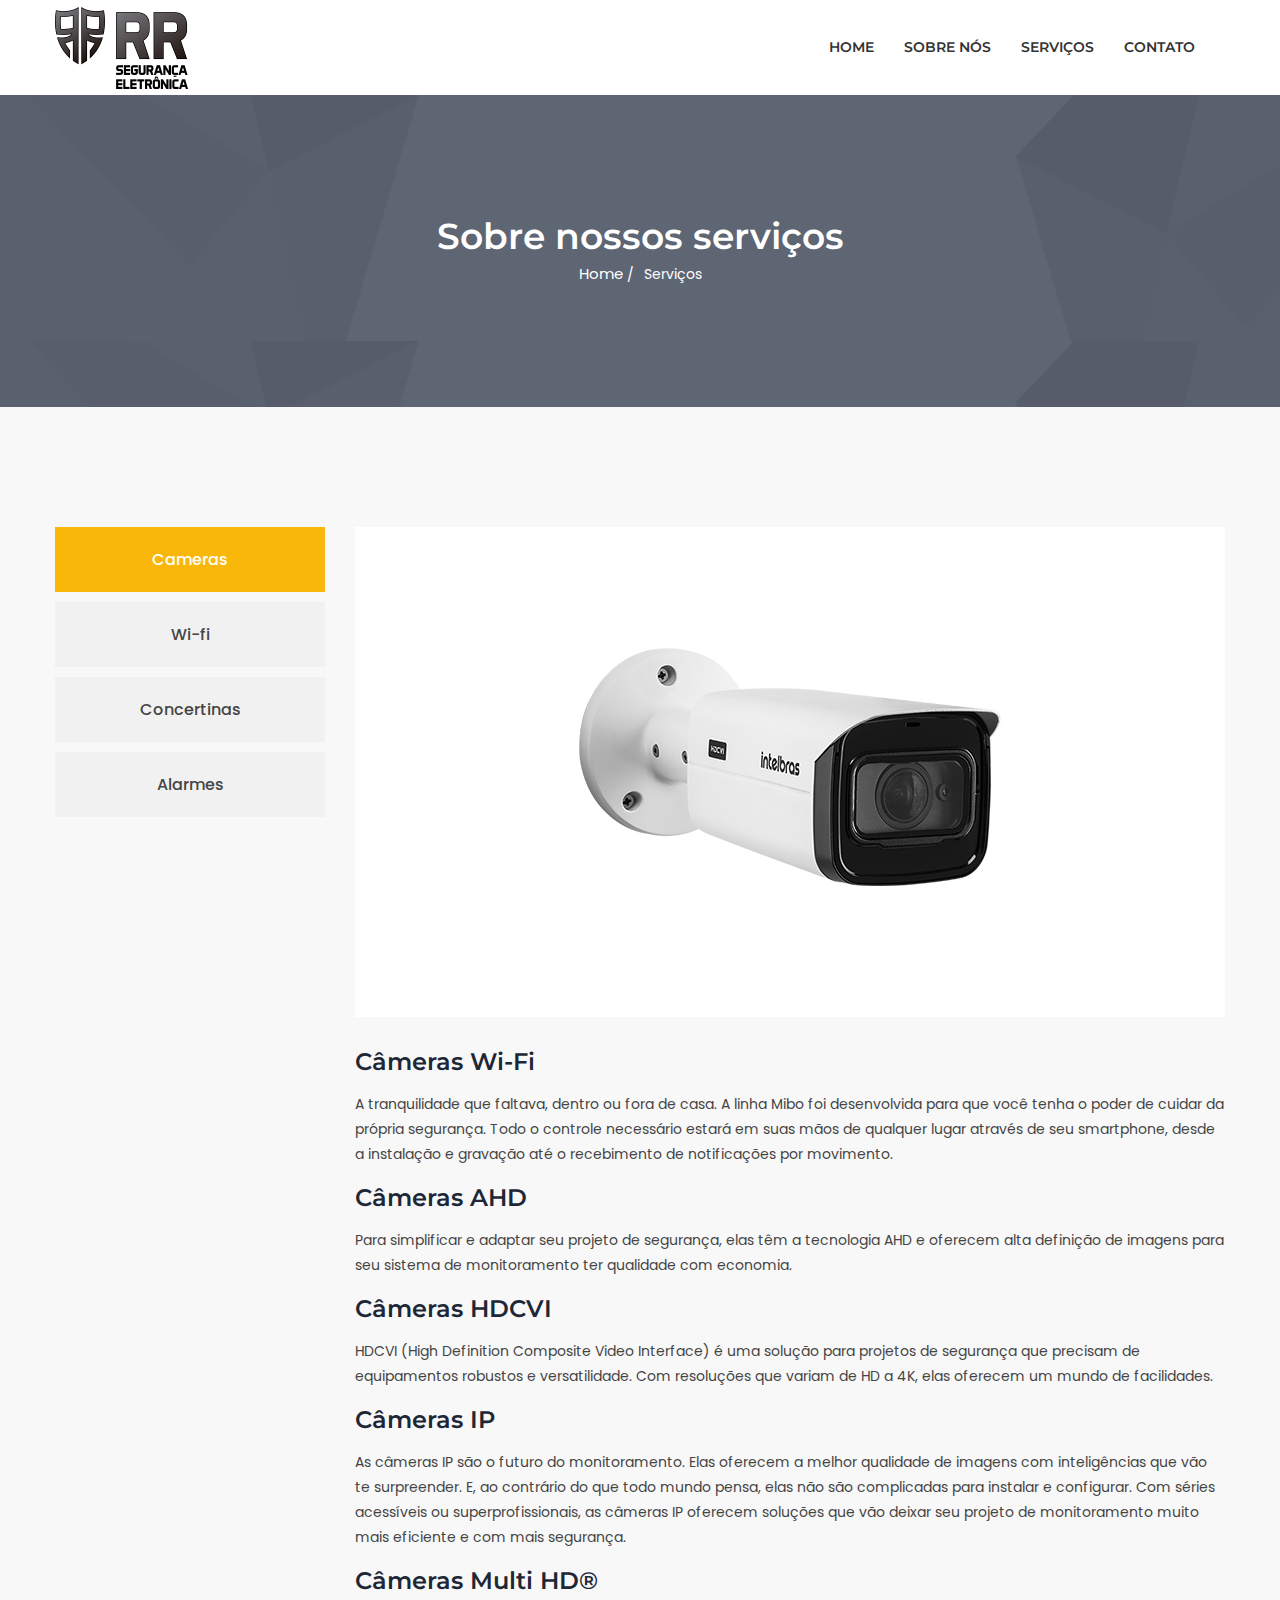
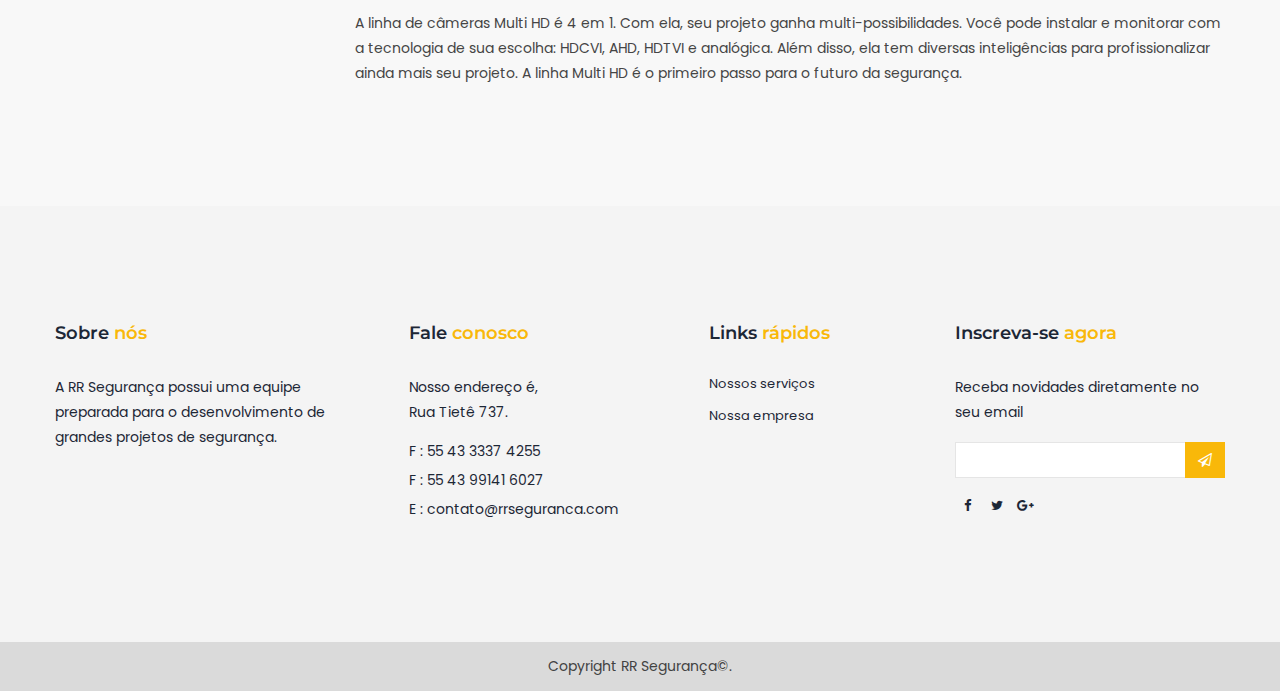
<file: service-details.html>
<!DOCTYPE html>
<html class="no-js" lang="pt-BR">
  <head>
    <meta charset="utf-8" />
    <meta http-equiv="x-ua-compatible" content="ie=edge" />
    <title>RR Segurança - Serviços</title>
    <meta name="description" content="" />
    <meta name="viewport" content="width=device-width, initial-scale=1" />
    <!-- Favicon -->
    <link
      rel="shortcut icon"
      type="image/x-icon"
      href="assets/images/favicon.ico"
    />

    <!-- CSS
	============================================ -->

    <!-- Plugins CSS -->
    <link rel="stylesheet" href="assets/css/plugins.css" />
    <!-- Main Style CSS -->
    <link rel="stylesheet" href="assets/css/style.css" />
  </head>

  <body>
    <!-- Header -->
    <div data-include="header"></div>

    <!--// Header -->

    <!-- Breadcrumb -->
    <div
      class="breadcrumb-area bg-image section-ptb"
      style="background-image: url(assets/images/bg/breadcrumb-bg.png)"
    >
      <div class="container">
        <div class="breadcrumb">
          <div class="row">
            <div class="col">
              <h2>Sobre nossos serviços</h2>
              <!-- breadcrumb-list start -->
              <ul class="breadcrumb-list">
                <li class="breadcrumb-item"><a href="index.html">Home</a></li>
                <li class="breadcrumb-item active">Serviços</li>
              </ul>
              <!-- breadcrumb-list end -->
            </div>
          </div>
        </div>
      </div>
    </div>
    <!--// Breadcrumb -->

    <!-- Page Conttent -->
    <main class="page-content">
      <!-- Start Service Style-->
      <div class="section-service bg-gray section-pt section-pb">
        <div class="container">
          <div class="row">
            <div class="col-md-12 col-lg-3">
              <!-- Nav tabs -->
              <ul
                role="tablist"
                class="nav flex-column service-details-menu dashboard-list"
              >
                <li class="active">
                  <a
                    href="#tab-list-1"
                    data-toggle="tab"
                    class="nav-link active"
                    >Cameras</a
                  >
                </li>
                <li>
                  <a href="#tab-list-2" data-toggle="tab" class="nav-link"
                    >Wi-fi</a
                  >
                </li>
                <li>
                  <a href="#tab-list-4" data-toggle="tab" class="nav-link"
                    >Concertinas</a
                  >
                </li>
                <li>
                  <a href="#tab-list-3" data-toggle="tab" class="nav-link"
                    >Alarmes</a
                  >
                </li>
              </ul>
            </div>
            <div class="col-md-12 col-lg-9">
              <!-- Tab panes -->
              <div class="tab-content dashboard-content">
                <div class="tab-pane active" id="tab-list-1">
                  <div class="service-details-content">
                    <div class="row">
                      <div class="col-lg-12">
                        <div class="service-details-lg-image">
                          <img
                            src="assets/images/serviece/service-details01.jpg"
                            alt=""
                          />
                        </div>
                        <div class="service-details-cont mt-30">
                          <h4 class="service-title">Câmeras Wi-Fi</h4>
                          <p>
                            A tranquilidade que faltava, dentro ou fora de casa.
                            A linha Mibo foi desenvolvida para que você tenha o
                            poder de cuidar da própria segurança. Todo o
                            controle necessário estará em suas mãos de qualquer
                            lugar através de seu smartphone, desde a instalação
                            e gravação até o recebimento de notificações por
                            movimento.
                          </p>
                          <h4 class="service-title">Câmeras AHD</h4>
                          <p>
                            Para simplificar e adaptar seu projeto de segurança,
                            elas têm a tecnologia AHD e oferecem alta definição
                            de imagens para seu sistema de monitoramento ter
                            qualidade com economia.
                          </p>
                          <h4 class="service-title">Câmeras HDCVI</h4>
                          <p>
                            HDCVI (High Definition Composite Video Interface) é
                            uma solução para projetos de segurança que precisam
                            de equipamentos robustos e versatilidade. Com
                            resoluções que variam de HD a 4K, elas oferecem um
                            mundo de facilidades.
                          </p>

                          <h4 class="service-title">Câmeras IP</h4>
                          <p>
                            As câmeras IP são o futuro do monitoramento. Elas
                            oferecem a melhor qualidade de imagens com
                            inteligências que vão te surpreender. E, ao
                            contrário do que todo mundo pensa, elas não são
                            complicadas para instalar e configurar. Com séries
                            acessíveis ou superprofissionais, as câmeras IP
                            oferecem soluções que vão deixar seu projeto de
                            monitoramento muito mais eficiente e com mais
                            segurança.
                          </p>

                          <h4 class="service-title">Câmeras Multi HD®</h4>
                          <p>
                            A linha de câmeras Multi HD é 4 em 1. Com ela, seu
                            projeto ganha multi-possibilidades. Você pode
                            instalar e monitorar com a tecnologia de sua
                            escolha: HDCVI, AHD, HDTVI e analógica. Além disso,
                            ela tem diversas inteligências para profissionalizar
                            ainda mais seu projeto. A linha Multi HD é o
                            primeiro passo para o futuro da segurança.
                          </p>
                        </div>
                      </div>
                    </div>
                  </div>
                </div>
                <div class="tab-pane " id="tab-list-2">
                  <div class="service-details-content">
                    <div class="row">
                      <div class="col-lg-12">
                        <div class="service-details-lg-image">
                          <img
                            src="assets/images/serviece/service-details02.jpg"
                            alt=""
                          />
                        </div>
                        <div class="service-details-cont mt-30">
                          <h4 class="service-title">
                            Máxima velocidade para sua internet
                          </h4>
                          <p>
                            Ele tem 2 portas Giga, ideal para planos de internet
                            acima de 100 Mbps e com mais módulos é possível
                            ampliar a cobertura do Wi-Fi em até 180 m².
                          </p>
                          <p>
                            Funções como Controle parental, Bloqueio de
                            usuários, Rede de visitantes e muito mais.
                          </p>
                          <p>
                            Conecta até 60 dispositivos com qualidade, ou seja:
                            você pode acessar mais de um dispositivo e ainda
                            deixar todo mundo conectado sem problemas.
                          </p>
                        </div>
                      </div>
                    </div>
                    <p class="mt-30">
                      Permite que você crie e gerencie redes especiais para seus
                      visitantes e compartilhe a senha com facilidade.
                    </p>
                  </div>
                </div>
                <div class="tab-pane" id="tab-list-3">
                  <div class="service-details-content">
                    <div class="row">
                      <div class="col-lg-12">
                        <div class="service-details-lg-image">
                          <img
                            src="assets/images/serviece/service-details03.jpg"
                            alt=""
                          />
                        </div>
                        <div class="service-details-cont mt-30">
                          <h4 class="service-title">
                            Central de alarme monitorada
                          </h4>

                          <p>
                            Soluções práticas, seguras e adequadas para todas as
                            necessidades: de soluções econômicas, com as
                            centrais não monitoradas, até integrações com
                            empresas de segurança eletrônica e acompanhamento em
                            tempo real via aplicativo, com as centrais
                            monitoradas via IP.
                          </p>

                          <p>
                            Com a central de alarme você usa seu Smartphone para
                            programar, ativar/desativar e receber notificação de
                            status em tempo real sem a necessidade de outros
                            acessórios.
                          </p>
                        </div>
                      </div>
                    </div>
                  </div>
                </div>
                <div class="tab-pane" id="tab-list-4">
                  <div class="service-details-content">
                    <div class="row">
                      <div class="col-lg-12">
                        <div class="service-details-lg-image">
                          <img
                            src="assets/images/serviece/service-01.jpg"
                            alt=""
                          />
                        </div>
                        <div class="service-details-cont mt-30">
                          <h4 class="service-title">Concertina</h4>
                          <p>
                            Tendo origem do meio militar para o meio urbano, as
                            cercas concertinas são consideras por muitos
                            especialistas em segurança, um dos melhores métodos
                            para a segurança do seu patrimônio. Contando com um
                            formato espiral, dificultando qualquer passagem,
                            também contam lâminas altamente cortantes e um
                            material impossível de ser cortado, fazendo com que
                            os bandidos tomem distância do seu patrimônio! As
                            Concertinas da são fornecidas em Aço Galvolume e não
                            enferrujam . Com diâmetros específicos para cada
                            finalidade, sendo que as mais utilizadas são de 30,
                            35 e 45 cm de diâmetro.
                          </p>
                        </div>
                      </div>
                    </div>
                  </div>
                </div>
              </div>
            </div>
          </div>
        </div>
      </div>
      <!-- End Service Style-->
    </main>
    <!--// Page Conttent -->

    <!-- Footer -->
    <div data-include="footer"></div>

    <!--// Footer -->

    <!-- JS
============================================ -->

    <!-- Plugins JS -->
    <script src="assets/js/plugins.js"></script>
    <!-- Main JS -->
    <script src="assets/js/main.js"></script>
  </body>
</html>
</file>
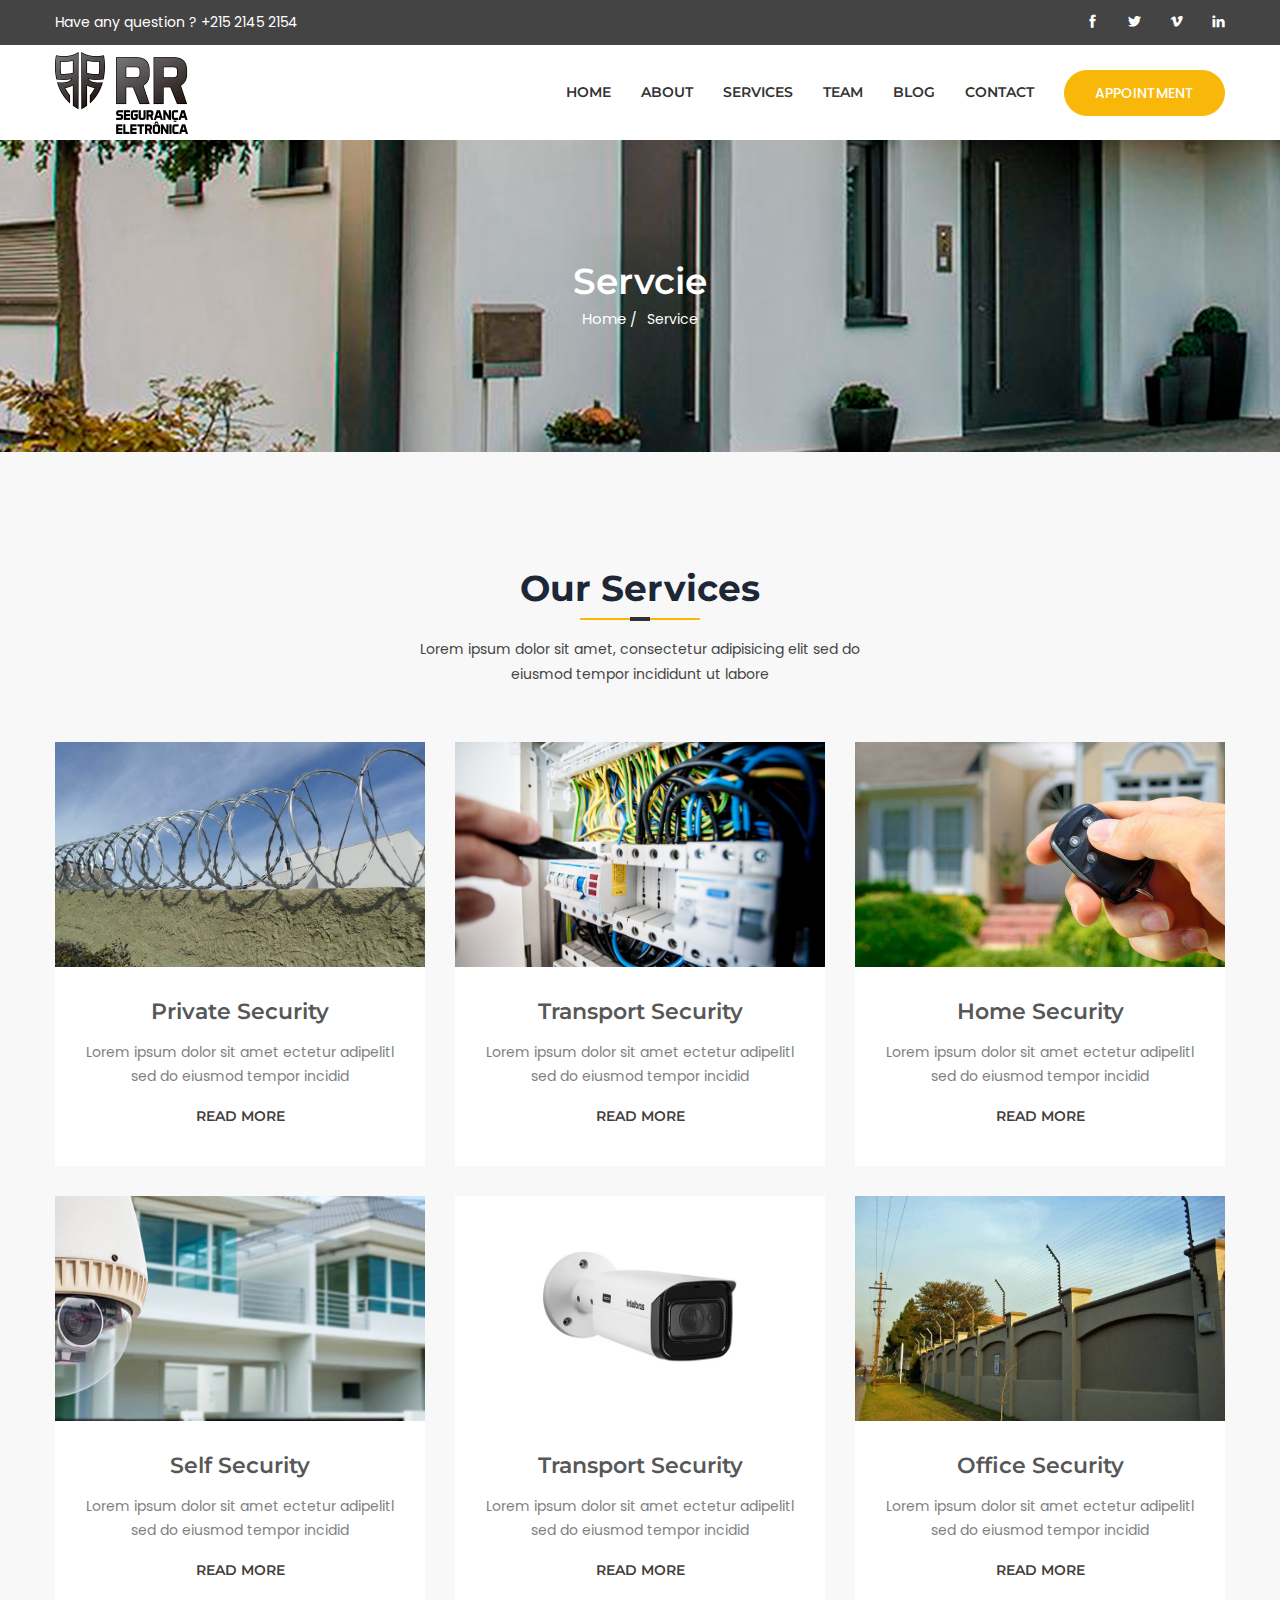
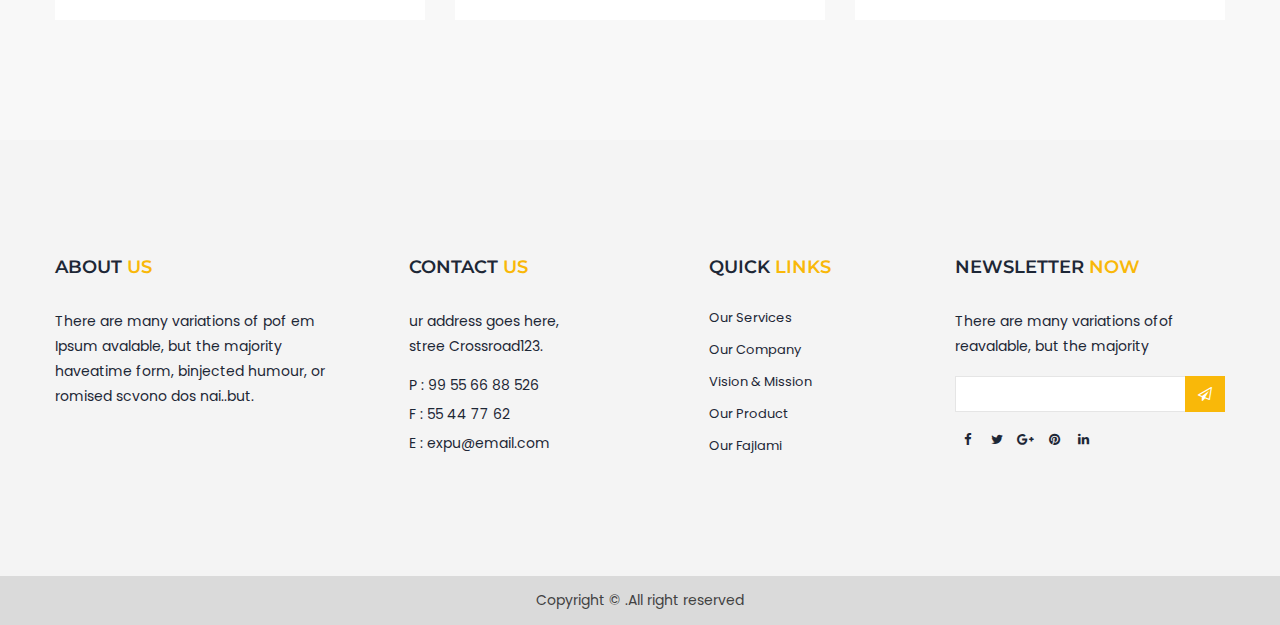
<file: service.html>
<!doctype html>
<html class="no-js" lang="en">

<head>
    <meta charset="utf-8">
    <meta http-equiv="x-ua-compatible" content="ie=edge">
    <title> SafZon - Security Guard Bootstrap 4 Template</title>
    <meta name="description" content="">
    <meta name="viewport" content="width=device-width, initial-scale=1">
    <!-- Favicon -->
    <link rel="shortcut icon" type="image/x-icon" href="assets/images/favicon.ico">
    
    <!-- CSS
	============================================ -->
   
    <!-- Plugins CSS -->
    <link rel="stylesheet" href="assets/css/plugins.css">
    <!-- Main Style CSS -->
    <link rel="stylesheet" href="assets/css/style.css">
    
</head>

<body>

<!-- Header -->
<header class="header">
    <div class="header-top d-none d-lg-block">
        <div class="container">
            <div class="row">
                <div class="col-lg-6 col-md-6">
                    <p>Have any question ? +215 2145 2154</p>
                </div>
                <div class="col-lg-6  col-md-6">
                    <ul class="socail-top">
                        <li><a href="#"><i class="ti-facebook"></i></a></li>
                        <li><a href="#"><i class="ti-twitter-alt"></i></a></li>
                        <li><a href="#"><i class="ti-vimeo-alt"></i></a></li>
                        <li><a href="#"><i class="ti-linkedin"></i></a></li>
                    </ul>
                </div>
            </div>
        </div>
    </div>
    <div class="header-bottom-area">
        <div class="container">
            <div class="row align-items-center">
               
                <div class="col-lg-3 col-md-6 col-6">
                    <div class="cuscol">
                        <div class="logo">
                            <a href="index.html">
                                <img src="assets/images/logo/logo.png" alt="logo">
                            </a>
                        </div>
                    </div>
                </div>
                
                <div class="col-lg-9 d-none d-lg-block">
                    <div class="menu-area d-flex align-items-center justify-content-end">
                        <nav class="main-menu text-center">
                            <ul>
                                <li class="has-dropdown"><a href="index.html">HOME</a>
                                    <ul class="sub-menu">
                                        <li><a href="index.html">Home one</a></li>
                                        <li><a href="boxed-layout.html">Boxed Layout Page</a></li>
                                    </ul>
                                </li>
                                <li><a href="about.html">ABOUT</a></li>
                                <li><a href="#">SERVICES</a>
                                    <ul class="sub-menu">
                                        <li><a href="service.html">Service Page</a></li>
                                        <li><a href="service-details.html">Service Details Page</a></li>
                                    </ul>
                                </li>
                                <li><a href="team.html">TEAM</a></li>
                                <li><a href="#">BLOG</a>
                                    <ul class="sub-menu">
                                        <li><a href="blog.html">Blog page</a></li>
                                        <li><a href="blog-details.html">Blog Details Page</a></li>
                                    </ul>
                                </li>
                                <li><a href="contact-us.html">CONTACT</a></li>
                            </ul>
                        </nav><!--// main-menu -->
                        <div class="header-btn text-right">
                            <a class="btn-circle btn-transparent btn" href="#">appointment</a>
                        </div>
                    </div>
                </div>
                
                <!-- Show in small device Start -->
                <div class="clickable-menu clickable-mainmenu-active d-block d-lg-none  col-md-6 col-6">
                    <a href="#"><i class="ti-menu"></i></a>
                </div>
                <div class="clickable-mainmenu">
                    <div class="clickable-mainmenu-icon">
                        <button class="clickable-mainmenu-close">
                            <span class="ti-close"></span>
                        </button>
                    </div>
                    
                    <div id="menu" class="text-left clickable-menu-style">
                        <ul>
                            <li><a href="index.html">HOME</a>
                                <ul>
                                    <li><a href="index.html">Home one</a></li>
                                    <li><a href="boxed-layout.html">Boxed Layout Page</a></li>
                                </ul>
                            </li>
                            <li><a href="about.html">ABOUT</a></li>
                            <li><a href="service.html">SERVICES</a>
                                <ul>
                                    <li><a href="service.html">Service Page</a></li>
                                    <li><a href="service-details.html">Service Details Page</a></li>
                                </ul>
                            </li>
                            <li><a href="#">PORTFOLIO</a></li>
                            <li><a href="team.html">TEAM</a></li>
                            <li><a href="#">BLOG</a>
                                <ul>
                                    <li><a href="blog.html">Blog page</a></li>
                                    <li><a href="blog-details.html">Blog Details Page</a></li>
                                </ul>
                            </li>
                        </ul>
                    </div>
                    
                    <div class="mobile-more-info">
                        <p>Have any question ? +215 2145 2154</p>
                        <ul class="socail-top">
                            <li><a href="#"><i class="ti-facebook"></i></a></li>
                            <li><a href="#"><i class="ti-twitter-alt"></i></a></li>
                            <li><a href="#"><i class="ti-vimeo-alt"></i></a></li>
                            <li><a href="#"><i class="ti-linkedin"></i></a></li>
                        </ul>
                    </div>
                    
                    <div class="header-btn text-center">
                        <a class="btn-circle btn-transparent btn" href="#">Appointment</a>
                    </div>
                    
                </div>
                <!-- Show in small device End -->
            </div>
        </div>
    </div>
</header>
<!--// Header -->


<!-- Breadcrumb -->
<div class="breadcrumb-area bg-image section-ptb" style="background-image: url(assets/images/bg/breadcrumb-bg.jpg)">
    <div class="container">
        <div class="breadcrumb">
            <div class="row">
                <div class="col">
                    <h2>Servcie</h2>
                    <!-- breadcrumb-list start -->
                    <ul class="breadcrumb-list">
                        <li class="breadcrumb-item"><a href="index.html">Home</a></li>
                        <li class="breadcrumb-item active">Service</li>
                    </ul>
                    <!-- breadcrumb-list end -->
                </div>
            </div>
        </div>
    </div>
</div>
<!--// Breadcrumb -->

<!-- Page Conttent -->
<main class="page-content">
    
    <!-- Start Service Style-->
    <div class="section-service bg-gray section-pt section-pb-90">
        <div class="container">
            <div class="row">
                <div class="col-lg-12">
                    <div class="section-title text-center">
                        <h2>Our Services</h2>
                        <p>Lorem ipsum dolor sit amet, consectetur adipisicing elit sed do eiusmod tempor incididunt ut labore</p>
                    </div>
                </div>
            </div>
            <div class="row">
                
                <div class="col-lg-4 col-md-6 col-12">
                    <!-- Start Single Service -->
                    <div class="service text-center service-2 padding-none cleaning-service mb-30">
                        <div class="thumb">
                            <a href="#">
                                <img src="assets/images/serviece/service-01.jpg" alt="service img">
                            </a>
                        </div>
                        <div class="content">
                            <h4><a href="#">Private Security</a></h4>
                            <p>Lorem ipsum dolor sit amet ectetur adipelitl sed do eiusmod tempor incidid</p>
                            <a class="readmore_btn btn-transparent" href="#">READ MORE</a>
                        </div>
                    </div>
                    <!-- End Single Service -->
                </div>
                
                <div class="col-lg-4 col-md-6 col-12">
                    <!-- Start Single Service -->
                    <div class="service text-center service-2 padding-none cleaning-service  mb-30">
                        <div class="thumb">
                            <a href="#">
                                <img src="assets/images/serviece/service-02.jpg" alt="service img">
                            </a>
                        </div>
                        <div class="content">
                            <h4><a href="#">Transport Security</a></h4>
                            <p>Lorem ipsum dolor sit amet ectetur adipelitl sed do eiusmod tempor incidid</p>
                            <a class="readmore_btn btn-transparent" href="#">READ MORE</a>
                        </div>
                    </div>
                    <!-- End Single Service -->
                </div>

                <div class="col-lg-4 col-md-6 col-12">
                    <!-- Start Single Service -->
                    <div class="service text-center service-2 padding-none cleaning-service  mb-30">
                        <div class="thumb">
                            <a href="#">
                                <img src="assets/images/serviece/service-03.jpg" alt="service img">
                            </a>
                        </div>
                        <div class="content">
                            <h4><a href="#">Home Security</a></h4>
                            <p>Lorem ipsum dolor sit amet ectetur adipelitl sed do eiusmod tempor incidid</p>
                            <a class="readmore_btn btn-transparent" href="#">READ MORE</a>
                        </div>
                    </div>
                    <!-- End Single Service -->
                </div>

                <div class="col-lg-4 col-md-6 col-12">
                    <!-- Start Single Service -->
                    <div class="service text-center service-2 padding-none cleaning-service  mb-30">
                        <div class="thumb">
                            <a href="#">
                                <img src="assets/images/serviece/service-04.jpg" alt="service img">
                            </a>
                        </div>
                        <div class="content">
                            <h4><a href="#">Self Security</a></h4>
                            <p>Lorem ipsum dolor sit amet ectetur adipelitl sed do eiusmod tempor incidid</p>
                            <a class="readmore_btn btn-transparent" href="#">READ MORE</a>
                        </div>
                    </div>
                    <!-- End Single Service -->
                </div>
                <div class="col-lg-4 col-md-6 col-12">
                    <!-- Start Single Service -->
                    <div class="service text-center service-2 padding-none cleaning-service  mb-30">
                        <div class="thumb">
                            <a href="#">
                                <img src="assets/images/serviece/service-05.jpg" alt="service img">
                            </a>
                        </div>
                        <div class="content">
                            <h4><a href="#">Transport Security</a></h4>
                            <p>Lorem ipsum dolor sit amet ectetur adipelitl sed do eiusmod tempor incidid</p>
                            <a class="readmore_btn btn-transparent" href="#">READ MORE</a>
                        </div>
                    </div>
                    <!-- End Single Service -->
                </div>

                <div class="col-lg-4 col-md-6 col-12">
                    <!-- Start Single Service -->
                    <div class="service text-center service-2 padding-none cleaning-service  mb-30">
                        <div class="thumb">
                            <a href="#">
                                <img src="assets/images/serviece/service-06.jpg" alt="service img">
                            </a>
                        </div>
                        <div class="content">
                            <h4><a href="#">Office Security</a></h4>
                            <p>Lorem ipsum dolor sit amet ectetur adipelitl sed do eiusmod tempor incidid</p>
                            <a class="readmore_btn btn-transparent" href="#">READ MORE</a>
                        </div>
                    </div>
                    <!-- End Single Service -->
                </div>

            </div>
        </div>
    </div>
    <!-- End Service Style-->
    

</main>
<!--// Page Conttent -->

<!-- Footer -->
<footer class="footer">
    <div class="footer-top bg-gray section-pt-90 section-pb">
        <div class="container">
            <div class="row">

                <!-- Start Single Widget -->
                <div class="col-lg-3 col-md-6 col-sm-6 col-12">
                    <div class="footer-widget footer-style-1">
                        <h5 class="ft-title">ABOUT <span>US</span></h5>
                        <div class="content">
                            <p>There are many variations of pof em Ipsum avalable, but the majority haveatime form, binjected humour, or romised scvono dos nai..but.</p>
                        </div>
                    </div>
                </div>
                <!-- End Single Widget -->

                <!-- Start Single Widget -->
                <div class="col-lg-3 col-md-6 col-sm-6 col-12">
                    <div class="footer-widget footer-style-1 space-left">
                        <h5 class="ft-title">CONTACT <span>US</span></h5>
                        <div class="content">
                            <p>ur address goes here, <br>stree Crossroad123.</p>
                            <div class="ft-address">
                                <p>P : 99 55 66 88 526</p>
                                <p>F : 55 44 77 62</p>
                                <p>E : <a href="#">expu@email.com</a></p>
                            </div>
                        </div>
                    </div>
                </div>
                <!-- End Single Widget -->

                <!-- Start Single Widget -->
                <div class="col-lg-3 col-md-6 col-sm-6 col-12">
                    <div class="footer-widget footer-style-1 space-left">
                        <h5 class="ft-title">QUICK <span>LINKS</span></h5>
                        <div class="content">
                            <ul class="ft-menu">
                                <li><a href="#">Our Services</a></li>
                                <li><a href="#">Our Company</a></li>
                                <li><a href="#">Vision & Mission</a></li>
                                <li><a href="#">Our Product</a></li>
                                <li><a href="#">Our Fajlami</a></li>
                            </ul>
                        </div>
                    </div>
                </div>
                <!-- End Single Widget -->

                <!-- Start Single Widget -->
                <div class="col-lg-3 col-md-6 col-sm-6 col-12">
                    <div class="footer-widget footer-style-1">
                        <h5 class="ft-title">NEWSLETTER <span>NOW</span></h5>
                        <div class="content">
                            <p>There are many variations ofof reavalable, but the majority </p>
                            <div class="input-box newsletter-box">
                                <form id="mc-form" class="mc-form footer-newsletter" >
                                    <input  id="mc-email" type="email" autocomplete="off">
                                    <button id="mc-submit"><i class="fa fa-paper-plane-o"></i></button>
                                </form>
                            </div>
                            
                            <!-- mailchimp-alerts Start -->
                            <div class="mailchimp-alerts text-centre">
                                <div class="mailchimp-submitting"></div><!-- mailchimp-submitting end -->
                                <div class="mailchimp-success"></div><!-- mailchimp-success end -->
                                <div class="mailchimp-error"></div><!-- mailchimp-error end -->
                            </div><!-- mailchimp-alerts end -->
                            
                            <div class="social-share social-square">
                                <a title="facebook" href="#"><i class="fa fa-facebook"></i></a>
                                <a title="twitter" href="#"><i class="fa fa-twitter"></i></a>
                                <a title="google-plus" href="#"><i class="fa fa-google-plus"></i></a>
                                <a title="pinterest" href="#"><i class="fa fa-pinterest"></i></a>
                                <a title="linkedin" href="#"><i class="fa fa-linkedin"></i></a>
                            </div>
                        </div>
                    </div>
                </div>
                <!-- End Single Widget -->
            </div>
        </div>
    </div>
    <div class="copyright">
        <div class="container">
            <div class="row">

                <div class="col-lg-12 col-12">
                    <div class="copyright-left content text-center">
                        <p>Copyright &copy; .All right reserved</p>
                    </div>
                </div>

            </div>
        </div>
    </div>
</footer>
<!--// Footer -->

    
<!-- JS
============================================ -->

<!-- Plugins JS -->
<script src="assets/js/plugins.js"></script>
<!-- Main JS -->
<script src="assets/js/main.js"></script>


</body>

</html>
</file>
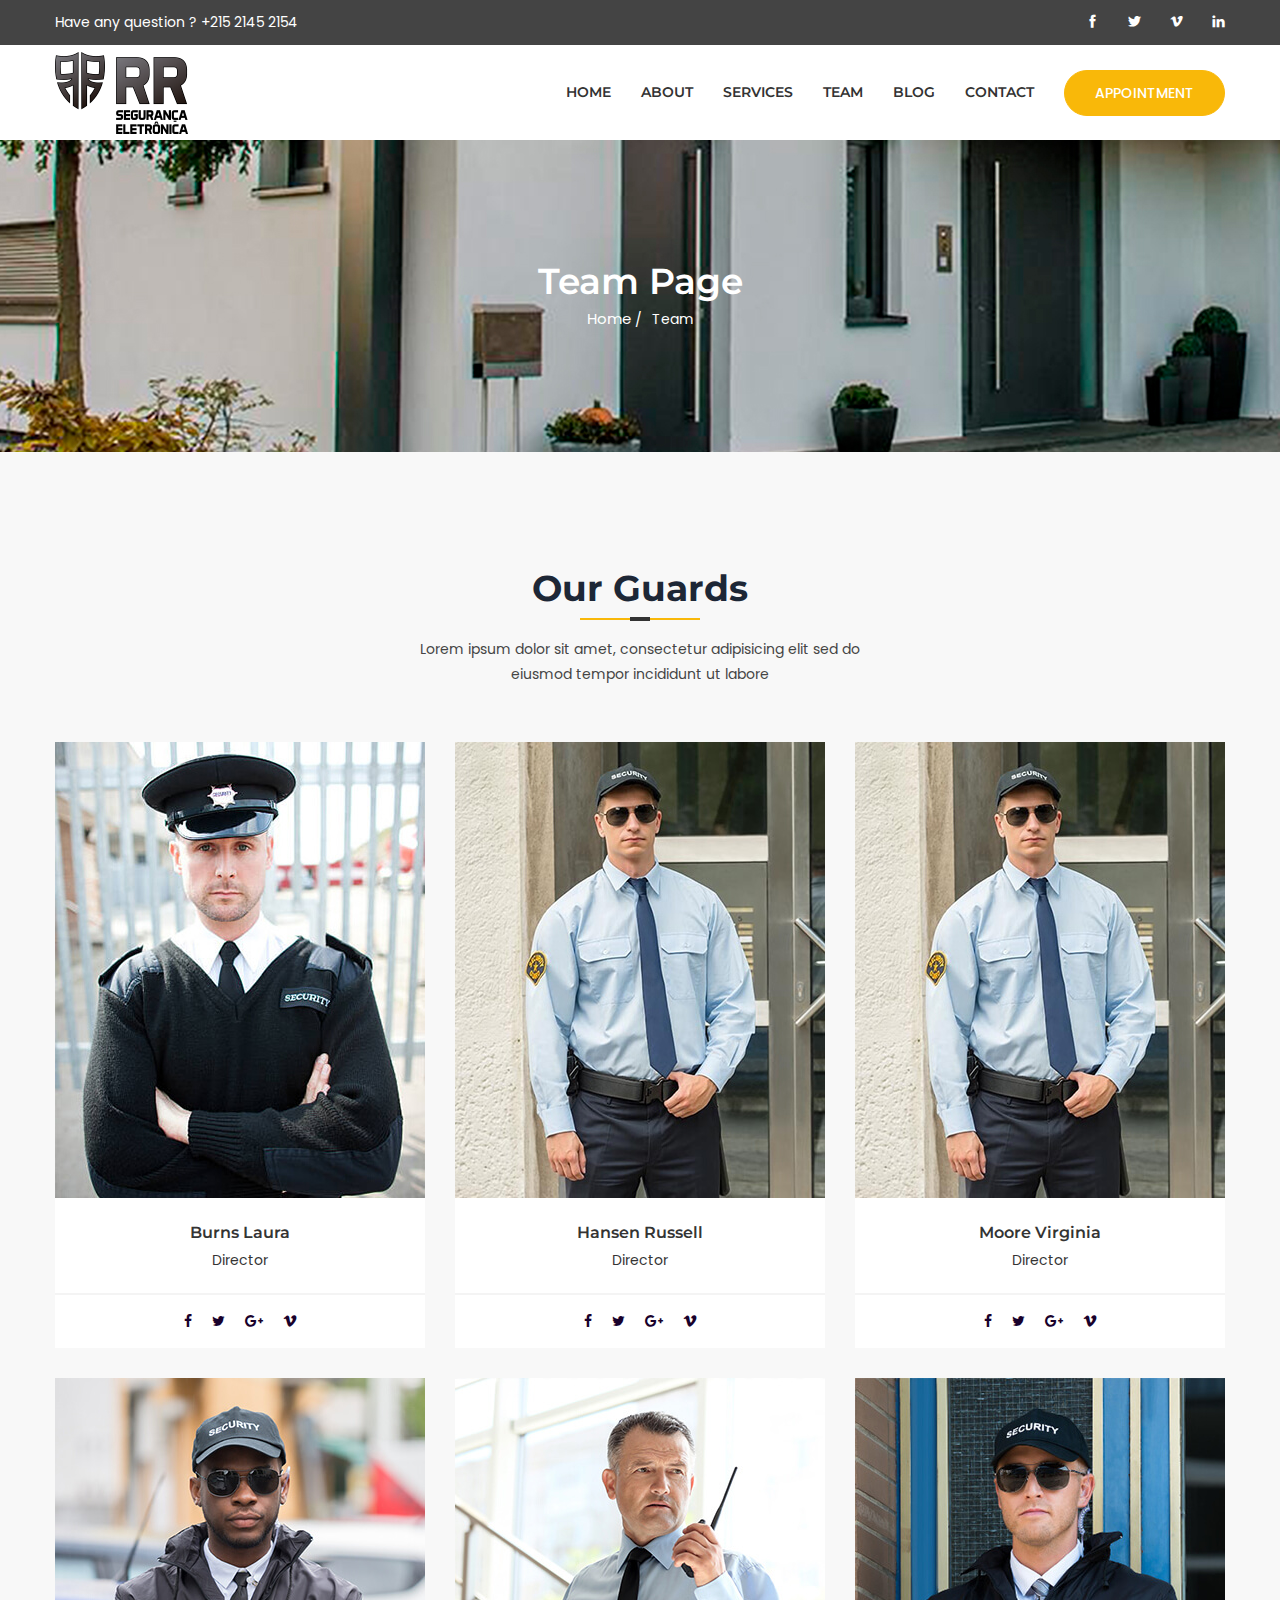
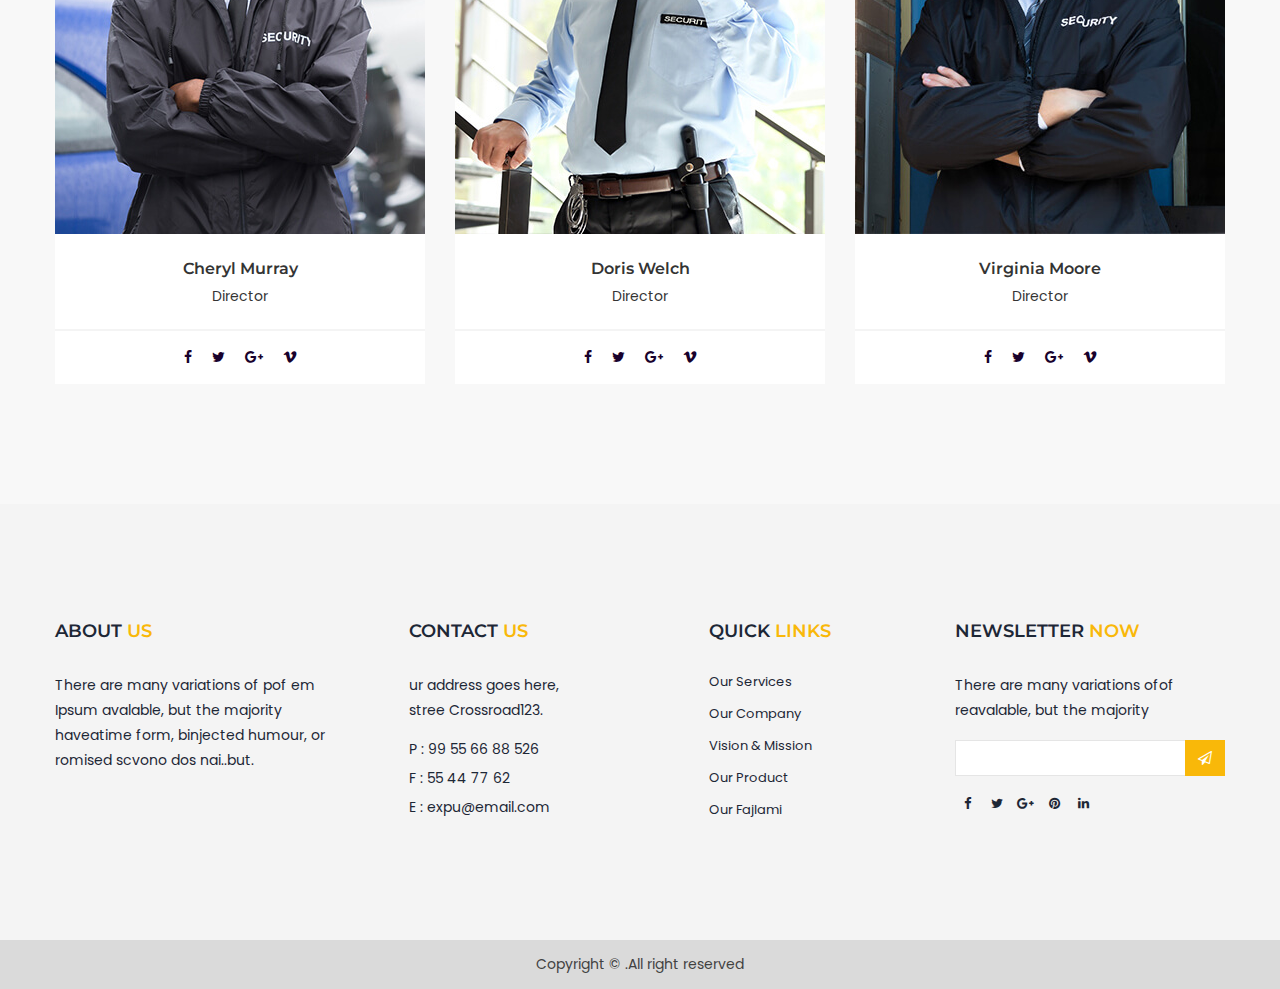
<file: team.html>
<!doctype html>
<html class="no-js" lang="en">

<head>
    <meta charset="utf-8">
    <meta http-equiv="x-ua-compatible" content="ie=edge">
    <title> SafZon - Security Guard Bootstrap 4 Template</title>
    <meta name="description" content="">
    <meta name="viewport" content="width=device-width, initial-scale=1">
    <!-- Favicon -->
    <link rel="shortcut icon" type="image/x-icon" href="assets/images/favicon.ico">
    
    <!-- CSS
	============================================ -->
   
    <!-- Plugins CSS -->
    <link rel="stylesheet" href="assets/css/plugins.css">
    <!-- Main Style CSS -->
    <link rel="stylesheet" href="assets/css/style.css">
    
</head>

<body>

<!-- Header -->
<header class="header">
    <div class="header-top d-none d-lg-block">
        <div class="container">
            <div class="row">
                <div class="col-lg-6 col-md-6">
                    <p>Have any question ? +215 2145 2154</p>
                </div>
                <div class="col-lg-6  col-md-6">
                    <ul class="socail-top">
                        <li><a href="#"><i class="ti-facebook"></i></a></li>
                        <li><a href="#"><i class="ti-twitter-alt"></i></a></li>
                        <li><a href="#"><i class="ti-vimeo-alt"></i></a></li>
                        <li><a href="#"><i class="ti-linkedin"></i></a></li>
                    </ul>
                </div>
            </div>
        </div>
    </div>
    <div class="header-bottom-area">
        <div class="container">
            <div class="row align-items-center">
               
                <div class="col-lg-3 col-md-6 col-6">
                    <div class="cuscol">
                        <div class="logo">
                            <a href="index.html">
                                <img src="assets/images/logo/logo.png" alt="logo">
                            </a>
                        </div>
                    </div>
                </div>
                
                <div class="col-lg-9 d-none d-lg-block">
                    <div class="menu-area d-flex align-items-center justify-content-end">
                        <nav class="main-menu text-center">
                            <ul>
                                <li class="has-dropdown"><a href="index.html">HOME</a>
                                    <ul class="sub-menu">
                                        <li><a href="index.html">Home one</a></li>
                                        <li><a href="boxed-layout.html">Boxed Layout Page</a></li>
                                    </ul>
                                </li>
                                <li><a href="about.html">ABOUT</a></li>
                                <li><a href="#">SERVICES</a>
                                    <ul class="sub-menu">
                                        <li><a href="service.html">Service Page</a></li>
                                        <li><a href="service-details.html">Service Details Page</a></li>
                                    </ul>
                                </li>
                                <li><a href="team.html">TEAM</a></li>
                                <li><a href="#">BLOG</a>
                                    <ul class="sub-menu">
                                        <li><a href="blog.html">Blog page</a></li>
                                        <li><a href="blog-details.html">Blog Details Page</a></li>
                                    </ul>
                                </li>
                                <li><a href="contact-us.html">CONTACT</a></li>
                            </ul>
                        </nav><!--// main-menu -->
                        <div class="header-btn text-right">
                            <a class="btn-circle btn-transparent btn" href="#">appointment</a>
                        </div>
                    </div>
                </div>
                
                <!-- Show in small device Start -->
                <div class="clickable-menu clickable-mainmenu-active d-block d-lg-none  col-md-6 col-6">
                    <a href="#"><i class="ti-menu"></i></a>
                </div>
                <div class="clickable-mainmenu">
                    <div class="clickable-mainmenu-icon">
                        <button class="clickable-mainmenu-close">
                            <span class="ti-close"></span>
                        </button>
                    </div>
                    
                    <div id="menu" class="text-left clickable-menu-style">
                        <ul>
                            <li><a href="index.html">HOME</a>
                                <ul>
                                    <li><a href="index.html">Home one</a></li>
                                    <li><a href="boxed-layout.html">Boxed Layout Page</a></li>
                                </ul>
                            </li>
                            <li><a href="about.html">ABOUT</a></li>
                            <li><a href="service.html">SERVICES</a>
                                <ul>
                                    <li><a href="service.html">Service Page</a></li>
                                    <li><a href="service-details.html">Service Details Page</a></li>
                                </ul>
                            </li>
                            <li><a href="#">PORTFOLIO</a></li>
                            <li><a href="team.html">TEAM</a></li>
                            <li><a href="#">BLOG</a>
                                <ul>
                                    <li><a href="blog.html">Blog page</a></li>
                                    <li><a href="blog-details.html">Blog Details Page</a></li>
                                </ul>
                            </li>
                        </ul>
                    </div>
                    
                    <div class="mobile-more-info">
                        <p>Have any question ? +215 2145 2154</p>
                        <ul class="socail-top">
                            <li><a href="#"><i class="ti-facebook"></i></a></li>
                            <li><a href="#"><i class="ti-twitter-alt"></i></a></li>
                            <li><a href="#"><i class="ti-vimeo-alt"></i></a></li>
                            <li><a href="#"><i class="ti-linkedin"></i></a></li>
                        </ul>
                    </div>
                    
                    <div class="header-btn text-center">
                        <a class="btn-circle btn-transparent btn" href="#">Appointment</a>
                    </div>
                    
                </div>
                <!-- Show in small device End -->
            </div>
        </div>
    </div>
</header>
<!--// Header -->


<!-- Breadcrumb -->
<div class="breadcrumb-area bg-image section-ptb" style="background-image: url(assets/images/bg/breadcrumb-bg.jpg)">
    <div class="container">
        <div class="breadcrumb">
            <div class="row">
                <div class="col">
                    <h2>Team Page</h2>
                    <!-- breadcrumb-list start -->
                    <ul class="breadcrumb-list">
                        <li class="breadcrumb-item"><a href="index.html">Home</a></li>
                        <li class="breadcrumb-item active">Team</li>
                    </ul>
                    <!-- breadcrumb-list end -->
                </div>
            </div>
        </div>
    </div>
</div>
<!--// Breadcrumb -->

<!-- Page Conttent -->
<main class="page-content">
    
    <!-- Start Team Style -->
    <div class="section-team section-pt section-pb-90 bg-gray">
        <div class="container">
            <div class="row">
                <div class="col-lg-12">
                    <div class="section-title text-center">
                        <h2>Our Guards</h2>
                        <p>Lorem ipsum dolor sit amet, consectetur adipisicing elit sed do eiusmod tempor incididunt ut labore</p>
                    </div>
                </div>
            </div>
            <!-- Start Team Area -->
            <div class="row">
                <!-- Start Single Team -->
                <div class="col-xl-4 col-lg-4 col-md-6 col-sm-12 col-12">
                    <div class="team team-8 mb-30">
                        <div class="thumb">
                            <a href="#">
                                <img src="assets/images/team/team-01.jpg" alt="team img">
                            </a>
                        </div>
                        <div class="team-info">
                            <div class="content">
                                <h4><a href="#">Burns Laura</a></h4>
                                <span>Director</span>
                            </div>
                            <ul class="social-network social-net-2">
                                <li><a class="facebook" href="#"><i class="fa fa-facebook"></i></a></li>
                                <li><a class="twitter" href="#"><i class="fa fa-twitter"></i></a></li>
                                <li><a class="google-plus" href="#"><i class="fa fa-google-plus"></i></a></li>
                                <li><a class="vimeo" href="#"><i class="fa fa-vimeo"></i></a></li>
                            </ul>
                        </div>
                    </div>
                </div>
                <!-- End Single Team -->
                <!-- Start Single Team -->
                <div class="col-xl-4 col-lg-4 col-md-6 col-sm-12 col-12">
                    <div class="team team-8 mb-30">
                        <div class="thumb">
                            <a href="#">
                                <img src="assets/images/team/team-02.jpg" alt="team img">
                            </a>
                        </div>
                        <div class="team-info">
                            <div class="content">
                                <h4><a href="#">Hansen Russell</a></h4>
                                <span>Director</span>
                            </div>
                            <ul class="social-network social-net-2">
                                <li><a class="facebook" href="#"><i class="fa fa-facebook"></i></a></li>
                                <li><a class="twitter" href="#"><i class="fa fa-twitter"></i></a></li>
                                <li><a class="google-plus" href="#"><i class="fa fa-google-plus"></i></a></li>
                                <li><a class="vimeo" href="#"><i class="fa fa-vimeo"></i></a></li>
                            </ul>
                        </div>
                    </div>
                </div>
                <!-- End Single Team -->
                <!-- Start Single Team -->
                <div class="col-xl-4 col-lg-4 col-md-6 col-sm-12 col-12">
                    <div class="team team-8 mb-30">
                        <div class="thumb">
                            <a href="#">
                                <img src="assets/images/team/team-04.jpg" alt="team img">
                            </a>
                        </div>
                        <div class="team-info">
                            <div class="content">
                                <h4><a href="#">Moore Virginia</a></h4>
                                <span>Director</span>
                            </div>
                            <ul class="social-network social-net-2">
                                <li><a class="facebook" href="#"><i class="fa fa-facebook"></i></a></li>
                                <li><a class="twitter" href="#"><i class="fa fa-twitter"></i></a></li>
                                <li><a class="google-plus" href="#"><i class="fa fa-google-plus"></i></a></li>
                                <li><a class="vimeo" href="#"><i class="fa fa-vimeo"></i></a></li>
                            </ul>
                        </div>
                    </div>
                </div>
                <!-- End Single Team -->
                <!-- Start Single Team -->
                <div class="col-xl-4 col-lg-4 col-md-6 col-sm-12 col-12">
                    <div class="team team-8 mb-30">
                        <div class="thumb">
                            <a href="#">
                                <img src="assets/images/team/team-05.jpg" alt="team img">
                            </a>
                        </div>
                        <div class="team-info">
                            <div class="content">
                                <h4><a href="#">Cheryl Murray</a></h4>
                                <span>Director</span>
                            </div>
                            <ul class="social-network social-net-2">
                                <li><a class="facebook" href="#"><i class="fa fa-facebook"></i></a></li>
                                <li><a class="twitter" href="#"><i class="fa fa-twitter"></i></a></li>
                                <li><a class="google-plus" href="#"><i class="fa fa-google-plus"></i></a></li>
                                <li><a class="vimeo" href="#"><i class="fa fa-vimeo"></i></a></li>
                            </ul>
                        </div>
                    </div>
                </div>
                <!-- End Single Team -->
                <!-- Start Single Team -->
                <div class="col-xl-4 col-lg-4 col-md-6 col-sm-12 col-12">
                    <div class="team team-8 mb-30">
                        <div class="thumb">
                            <a href="#">
                                <img src="assets/images/team/team-06.jpg" alt="team img">
                            </a>
                        </div>
                        <div class="team-info">
                            <div class="content">
                                <h4><a href="#">Doris Welch</a></h4>
                                <span>Director</span>
                            </div>
                            <ul class="social-network social-net-2">
                                <li><a class="facebook" href="#"><i class="fa fa-facebook"></i></a></li>
                                <li><a class="twitter" href="#"><i class="fa fa-twitter"></i></a></li>
                                <li><a class="google-plus" href="#"><i class="fa fa-google-plus"></i></a></li>
                                <li><a class="vimeo" href="#"><i class="fa fa-vimeo"></i></a></li>
                            </ul>
                        </div>
                    </div>
                </div>
                <!-- End Single Team -->
                <!-- Start Single Team -->
                <div class="col-xl-4 col-lg-4 col-md-6 col-sm-12 col-12">
                    <div class="team team-8 mb-30">
                        <div class="thumb">
                            <a href="#">
                                <img src="assets/images/team/team-03.jpg" alt="team img">
                            </a>
                        </div>
                        <div class="team-info">
                            <div class="content">
                                <h4><a href="#">Virginia Moore</a></h4>
                                <span>Director</span>
                            </div>
                            <ul class="social-network social-net-2">
                                <li><a class="facebook" href="#"><i class="fa fa-facebook"></i></a></li>
                                <li><a class="twitter" href="#"><i class="fa fa-twitter"></i></a></li>
                                <li><a class="google-plus" href="#"><i class="fa fa-google-plus"></i></a></li>
                                <li><a class="vimeo" href="#"><i class="fa fa-vimeo"></i></a></li>
                            </ul>
                        </div>
                    </div>
                </div>
                <!-- End Single Team -->
            </div>
            <!-- End Team Area -->
        </div>
    </div>
    <!-- End Team Style -->
    
    

</main>
<!--// Page Conttent -->

<!-- Footer -->
<footer class="footer">
    <div class="footer-top bg-gray section-pt-90 section-pb">
        <div class="container">
            <div class="row">

                <!-- Start Single Widget -->
                <div class="col-lg-3 col-md-6 col-sm-6 col-12">
                    <div class="footer-widget footer-style-1">
                        <h5 class="ft-title">ABOUT <span>US</span></h5>
                        <div class="content">
                            <p>There are many variations of pof em Ipsum avalable, but the majority haveatime form, binjected humour, or romised scvono dos nai..but.</p>
                        </div>
                    </div>
                </div>
                <!-- End Single Widget -->

                <!-- Start Single Widget -->
                <div class="col-lg-3 col-md-6 col-sm-6 col-12">
                    <div class="footer-widget footer-style-1 space-left">
                        <h5 class="ft-title">CONTACT <span>US</span></h5>
                        <div class="content">
                            <p>ur address goes here, <br>stree Crossroad123.</p>
                            <div class="ft-address">
                                <p>P : 99 55 66 88 526</p>
                                <p>F : 55 44 77 62</p>
                                <p>E : <a href="#">expu@email.com</a></p>
                            </div>
                        </div>
                    </div>
                </div>
                <!-- End Single Widget -->

                <!-- Start Single Widget -->
                <div class="col-lg-3 col-md-6 col-sm-6 col-12">
                    <div class="footer-widget footer-style-1 space-left">
                        <h5 class="ft-title">QUICK <span>LINKS</span></h5>
                        <div class="content">
                            <ul class="ft-menu">
                                <li><a href="#">Our Services</a></li>
                                <li><a href="#">Our Company</a></li>
                                <li><a href="#">Vision & Mission</a></li>
                                <li><a href="#">Our Product</a></li>
                                <li><a href="#">Our Fajlami</a></li>
                            </ul>
                        </div>
                    </div>
                </div>
                <!-- End Single Widget -->

                <!-- Start Single Widget -->
                <div class="col-lg-3 col-md-6 col-sm-6 col-12">
                    <div class="footer-widget footer-style-1">
                        <h5 class="ft-title">NEWSLETTER <span>NOW</span></h5>
                        <div class="content">
                            <p>There are many variations ofof reavalable, but the majority </p>
                            <div class="input-box newsletter-box">
                                <form id="mc-form" class="mc-form footer-newsletter" >
                                    <input  id="mc-email" type="email" autocomplete="off">
                                    <button id="mc-submit"><i class="fa fa-paper-plane-o"></i></button>
                                </form>
                            </div>
                            
                            <!-- mailchimp-alerts Start -->
                            <div class="mailchimp-alerts text-centre">
                                <div class="mailchimp-submitting"></div><!-- mailchimp-submitting end -->
                                <div class="mailchimp-success"></div><!-- mailchimp-success end -->
                                <div class="mailchimp-error"></div><!-- mailchimp-error end -->
                            </div><!-- mailchimp-alerts end -->
                            
                            <div class="social-share social-square">
                                <a title="facebook" href="#"><i class="fa fa-facebook"></i></a>
                                <a title="twitter" href="#"><i class="fa fa-twitter"></i></a>
                                <a title="google-plus" href="#"><i class="fa fa-google-plus"></i></a>
                                <a title="pinterest" href="#"><i class="fa fa-pinterest"></i></a>
                                <a title="linkedin" href="#"><i class="fa fa-linkedin"></i></a>
                            </div>
                        </div>
                    </div>
                </div>
                <!-- End Single Widget -->
            </div>
        </div>
    </div>
    <div class="copyright">
        <div class="container">
            <div class="row">

                <div class="col-lg-12 col-12">
                    <div class="copyright-left content text-center">
                        <p>Copyright &copy; .All right reserved</p>
                    </div>
                </div>

            </div>
        </div>
    </div>
</footer>
<!--// Footer -->

    
<!-- JS
============================================ -->

<!-- Plugins JS -->
<script src="assets/js/plugins.js"></script>
<!-- Main JS -->
<script src="assets/js/main.js"></script>


</body>

</html>
</file>
<file: assets/css/style.css>
/*-----------------------------------------------------------------------------------

    Version: 1.0

-----------------------------------------------------------------------------------
    
    CSS INDEX
    ===================
	
    01. Theme default CSS
    02. Header
        02. 1 Menu Css
        02. 2 Mobile Menu Css
    03. Hero
    04. Service Css
        04.1 Service Style two
    05. About Css
    06. Contact Css 
    07. Team Style Css
    08. Blog Css
    09. Blog Details Css
    10. Testimonial Css
    11. Newsletter Css
    12. Footer Css
    
    
	
    

-----------------------------------------------------------------------------------*/
/*----------------------------------------*/
/*  01. Theme default CSS
/*----------------------------------------*/
/*-- Google Font --*/
@import url('https://fonts.googleapis.com/css?family=Montserrat:300,400,500,600,700,800|Poppins:300,400,500,600,700,800');
/*-- Common Style --*/
*,
*::after,
*::before {
  box-sizing: border-box;
}

html,
body {
  height: 100%;
}

body {
  background-color: #ffffff;
  line-height: 25px;
  font-size: 14px;
  font-style: normal;
  font-weight: normal;
  visibility: visible;
  font-family: 'Poppins', sans-serif;
  color: #454545;
  position: relative;
}

h1,
h2,
h3,
h4,
h5,
h6 {
  color: #1d2736;
  font-family: 'Montserrat', sans-serif;
  font-weight: 400;
  margin-top: 0;
}

h1 {
  font-size: 72px;
}

h2 {
  font-size: 36px;
  line-height: 42px;
}

h3 {
  font-size: 30px;
  line-height: 36px;
}

h4 {
  font-size: 24px;
  line-height: 30px;
}

h5 {
  font-size: 22px;
  line-height: 24px;
}

h6 {
  font-size: 18px;
  line-height: 18px;
}

p:last-child {
  margin-bottom: 0;
}

a,
button {
  color: inherit;
  display: inline-block;
  line-height: inherit;
  text-decoration: none;
  cursor: pointer;
}

a,
button,
img,
input,
span {
  transition: all 0.3s ease 0s;
}

*:focus {
  outline: none !important;
}

a:focus {
  color: inherit;
  outline: none;
  text-decoration: none;
}

a:hover {
  text-decoration: none;
  color: #f9b809;
}

button,
input[type='submit'] {
  cursor: pointer;
}

button:focus,
a:focus {
  outline: none;
  box-shadow: none;
}

ul {
  list-style: outside none none;
  margin: 0;
  padding: 0;
}

img {
  max-width: 100%;
}

button:focus,
a:focus {
  outline: none;
}

@media only screen and (max-width: 767px) {
  h2 {
    font-size: 30px;
    line-height: 37px;
  }

  h3 {
    font-size: 28px;
    line-height: 30px;
  }

  h4 {
    font-size: 20px;
    line-height: 26px;
  }
}
/*-- 
    - Common Classes
-----------------------------------------*/
.fix {
  overflow: hidden;
}

.hidden {
  display: none;
}

.clear {
  clear: both;
}

@media only screen and (max-width: 767px) {
  .container {
    width: 450px;
  }
}
@media only screen and (max-width: 479px) {
  .container {
    width: 300px;
  }
}
.bold {
  font-weight: 700;
}

.semi-bold {
  font-weight: 600;
}

.medium {
  font-weight: 500;
}

.light {
  font-weight: 300;
}

.capitalize {
  text-transform: capitalize;
}

.uppercase {
  text-transform: uppercase;
}

.no-gutters {
  margin-left: 0;
  margin-right: 0;
}
.no-gutters > .col,
.no-gutters > [class*='col-'] {
  padding-right: 0;
  padding-left: 0;
  margin: 0;
}

/*-- Container Fluid --*/
.container-fluid {
  padding: 0 0px;
}

/*-- 
    - Margin & Padding
-----------------------------------------*/
/*-- Margin Top --*/
.mt-5 {
  margin-top: 5px;
}

.mt-10 {
  margin-top: 10px;
}

.mt-15 {
  margin-top: 15px;
}

.mt-20 {
  margin-top: 20px;
}

.mt-25 {
  margin-top: 25px;
}

.mt-30 {
  margin-top: 30px;
}

.mt-35 {
  margin-top: 35px;
}

.mt-40 {
  margin-top: 40px;
}

.mt-45 {
  margin-top: 45px;
}

.mt-50 {
  margin-top: 50px;
}

.mt-55 {
  margin-top: 55px;
}

.mt-60 {
  margin-top: 60px;
}

.mt-65 {
  margin-top: 65px;
}

.mt-70 {
  margin-top: 70px;
}

.mt-75 {
  margin-top: 75px;
}

.mt-80 {
  margin-top: 80px;
}

.mt-85 {
  margin-top: 85px;
}

.mt-90 {
  margin-top: 90px;
}

.mt-95 {
  margin-top: 95px;
}

.mt-100 {
  margin-top: 100px;
}

.mt-105 {
  margin-top: 105px;
}

.mt-110 {
  margin-top: 110px;
}

.mt-115 {
  margin-top: 115px;
}

.mt-120 {
  margin-top: 120px;
}

.mt-125 {
  margin-top: 125px;
}

.mt-130 {
  margin-top: 130px;
}

.mt-135 {
  margin-top: 135px;
}

.mt-140 {
  margin-top: 140px;
}

.mt-145 {
  margin-top: 145px;
}

.mt-150 {
  margin-top: 150px;
}

.mt-155 {
  margin-top: 155px;
}

.mt-160 {
  margin-top: 160px;
}

.mt-165 {
  margin-top: 165px;
}

.mt-170 {
  margin-top: 170px;
}

.mt-175 {
  margin-top: 175px;
}

.mt-180 {
  margin-top: 180px;
}

.mt-185 {
  margin-top: 185px;
}

.mt-190 {
  margin-top: 190px;
}

.mt-195 {
  margin-top: 195px;
}

.mt-200 {
  margin-top: 200px;
}

.mt-5 {
  margin-top: 5px !important;
}

/*-- Margin Bottom --*/
.mb-5 {
  margin-bottom: 5px;
}

.mb-10 {
  margin-bottom: 10px;
}

.mb-15 {
  margin-bottom: 15px;
}

.mb-20 {
  margin-bottom: 20px;
}

.mb-25 {
  margin-bottom: 25px;
}

.mb-30 {
  margin-bottom: 30px;
}

.mb-35 {
  margin-bottom: 35px;
}

.mb-40 {
  margin-bottom: 40px;
}

.mb-45 {
  margin-bottom: 45px;
}

.mb-50 {
  margin-bottom: 50px;
}

.mb-55 {
  margin-bottom: 55px;
}

.mb-60 {
  margin-bottom: 60px;
}

.mb-65 {
  margin-bottom: 65px;
}

.mb-70 {
  margin-bottom: 70px;
}

.mb-75 {
  margin-bottom: 75px;
}

.mb-80 {
  margin-bottom: 80px;
}

.mb-85 {
  margin-bottom: 85px;
}

.mb-90 {
  margin-bottom: 90px;
}

.mb-95 {
  margin-bottom: 95px;
}

.mb-100 {
  margin-bottom: 100px;
}

.mb-105 {
  margin-bottom: 105px;
}

.mb-110 {
  margin-bottom: 110px;
}

.mb-115 {
  margin-bottom: 115px;
}

.mb-120 {
  margin-bottom: 120px;
}

.mb-125 {
  margin-bottom: 125px;
}

.mb-130 {
  margin-bottom: 130px;
}

.mb-135 {
  margin-bottom: 135px;
}

.mb-140 {
  margin-bottom: 140px;
}

.mb-145 {
  margin-bottom: 145px;
}

.mb-150 {
  margin-bottom: 150px;
}

.mb-155 {
  margin-bottom: 155px;
}

.mb-160 {
  margin-bottom: 160px;
}

.mb-165 {
  margin-bottom: 165px;
}

.mb-170 {
  margin-bottom: 170px;
}

.mb-175 {
  margin-bottom: 175px;
}

.mb-180 {
  margin-bottom: 180px;
}

.mb-185 {
  margin-bottom: 185px;
}

.mb-190 {
  margin-bottom: 190px;
}

.mb-195 {
  margin-bottom: 195px;
}

.mb-200 {
  margin-bottom: 200px;
}

.mb-5 {
  margin-bottom: 5px !important;
}

/*-- 
    - Section Padding
-------------------------------------*/
.section-ptb {
  padding: 120px 0;
}
@media only screen and (min-width: 992px) and (max-width: 1199px) {
  .section-ptb {
    padding: 80px 0;
  }
}
@media only screen and (min-width: 768px) and (max-width: 991px) {
  .section-ptb {
    padding: 70px 0;
  }
}
@media only screen and (max-width: 767px) {
  .section-ptb {
    padding: 60px 0;
  }
}
@media only screen and (max-width: 479px) {
  .section-ptb {
    padding: 60px 0;
  }
}

.section-pt {
  padding-top: 120px;
}
@media only screen and (min-width: 992px) and (max-width: 1199px) {
  .section-pt {
    padding-top: 80px;
  }
}
@media only screen and (min-width: 768px) and (max-width: 991px) {
  .section-pt {
    padding-top: 70px;
  }
}
@media only screen and (max-width: 767px) {
  .section-pt {
    padding-top: 60px;
  }
}
@media only screen and (max-width: 479px) {
  .section-pt {
    padding-top: 60px;
  }
}

.section-pt-90 {
  padding-top: 90px;
}
@media only screen and (min-width: 992px) and (max-width: 1199px) {
  .section-pt-90 {
    padding-top: 60px;
  }
}
@media only screen and (min-width: 768px) and (max-width: 991px) {
  .section-pt-90 {
    padding-top: 40px;
  }
}
@media only screen and (max-width: 767px) {
  .section-pt-90 {
    padding-top: 40px;
  }
}
@media only screen and (max-width: 479px) {
  .section-pt-90 {
    padding-top: 30px;
  }
}

.section-pt-60 {
  padding-top: 60px;
}
@media only screen and (min-width: 992px) and (max-width: 1199px) {
  .section-pt-60 {
    padding-top: 50px;
  }
}
@media only screen and (min-width: 768px) and (max-width: 991px) {
  .section-pt-60 {
    padding-top: 40px;
  }
}
@media only screen and (max-width: 767px) {
  .section-pt-60 {
    padding-top: 40px;
  }
}
@media only screen and (max-width: 479px) {
  .section-pt-60 {
    padding-top: 30px;
  }
}

.section-pt-30 {
  padding-top: 30px;
}

.section-pb {
  padding-bottom: 120px;
}
@media only screen and (min-width: 992px) and (max-width: 1199px) {
  .section-pb {
    padding-bottom: 80px;
  }
}
@media only screen and (min-width: 768px) and (max-width: 991px) {
  .section-pb {
    padding-bottom: 70px;
  }
}
@media only screen and (max-width: 767px) {
  .section-pb {
    padding-bottom: 70px;
  }
}
@media only screen and (max-width: 479px) {
  .section-pb {
    padding-bottom: 60px;
  }
}

.section-pb-90 {
  padding-bottom: 90px;
}
@media only screen and (min-width: 992px) and (max-width: 1199px) {
  .section-pb-90 {
    padding-bottom: 60px;
  }
}
@media only screen and (min-width: 768px) and (max-width: 991px) {
  .section-pb-90 {
    padding-bottom: 40px;
  }
}
@media only screen and (max-width: 767px) {
  .section-pb-90 {
    padding-bottom: 40px;
  }
}
@media only screen and (max-width: 479px) {
  .section-pb-90 {
    padding-bottom: 30px;
  }
}

.section-pb-60 {
  padding-bottom: 60px;
}
@media only screen and (min-width: 992px) and (max-width: 1199px) {
  .section-pb-60 {
    padding-bottom: 50px;
  }
}
@media only screen and (min-width: 768px) and (max-width: 991px) {
  .section-pb-60 {
    padding-bottom: 40px;
  }
}
@media only screen and (max-width: 767px) {
  .section-pb-60 {
    padding-bottom: 40px;
  }

  .hero-slide-item.d-flex.align-items-center.image-bg.slick-slide.slick-current.slick-active {
    min-height: calc(45vh - 0px) !important;
    background-size: 150vw !important;
  }
}
@media only screen and (max-width: 479px) {
  .hero-slide-item.d-flex.align-items-center.image-bg.slick-slide.slick-current.slick-active {
    min-height: calc(25vh - 0px) !important;
    background-size: 150vw !important;
  }

  .section-pb-60 {
    padding-bottom: 30px;
  }
}

/*-- 
    - Input Placeholder
-----------------------------------------*/
input:-moz-placeholder,
textarea:-moz-placeholder {
  opacity: 1;
  -ms-filter: 'progid:DXImageTransform.Microsoft.Alpha(Opacity=100)';
}

input::-webkit-input-placeholder,
textarea::-webkit-input-placeholder {
  opacity: 1;
  -ms-filter: 'progid:DXImageTransform.Microsoft.Alpha(Opacity=100)';
}

input::-moz-placeholder,
textarea::-moz-placeholder {
  opacity: 1;
  -ms-filter: 'progid:DXImageTransform.Microsoft.Alpha(Opacity=100)';
}

input:-ms-input-placeholder,
textarea:-ms-input-placeholder {
  opacity: 1;
  -ms-filter: 'progid:DXImageTransform.Microsoft.Alpha(Opacity=100)';
}

/*-- 
    Scroll Up 
-----------------------------------------*/
#scrollUp {
  width: 40px;
  height: 40px;
  background-color: #f9b809;
  border: 3px solid #eeeeee;
  color: #ffffff;
  right: 20px;
  bottom: 60px;
  text-align: center;
  overflow: hidden;
  border-radius: 50px;
  z-index: 9811 !important;
}
@media only screen and (max-width: 767px) {
  #scrollUp {
    display: none !important;
  }
}
#scrollUp i {
  display: block;
  line-height: 34px;
  font-size: 22px;
}
#scrollUp:hover i {
  animation-name: fadeInUp;
  animation-duration: 1s;
  animation-fill-mode: both;
  animation-iteration-count: infinite;
}

/*--
    - Background Color
------------------------------------------*/
.bg-gray {
  background-color: #f8f8f8;
}

img.mfp-img {
  background-color: #f6f7f8;
  padding: 0;
  margin: 40px auto;
}

/*--
    - Background image
------------------------------------------*/
.image-bg {
  background-size: cover;
  background-position: center;
  background-repeat: no-repeat;
}

/*--
    - Social Color
------------------------------------------*/
.facebook {
  background-color: #3b5997;
  color: #ffffff;
}
.facebook:hover {
  background-color: #3b5997;
  color: #ffffff;
}

.twitter {
  background-color: #1da1f2;
  color: #ffffff;
}
.twitter:hover {
  background-color: #1da1f2;
  color: #ffffff;
}

.linkedin {
  background-color: #0077b5;
  color: #ffffff;
}
.linkedin:hover {
  background-color: #0077b5;
  color: #ffffff;
}

.pinterest {
  background-color: #bd081c;
  color: #ffffff;
}
.pinterest:hover {
  background-color: #bd081c;
  color: #ffffff;
}

.google-plus {
  background-color: #d11718;
  color: #ffffff;
}
.google-plus:hover {
  background-color: #d11718;
  color: #ffffff;
}

.behance {
  background-color: #005cff;
  color: #ffffff;
}
.behance:hover {
  background-color: #005cff;
  color: #ffffff;
}

.dribbble {
  background-color: #e84c88;
  color: #ffffff;
}
.dribbble:hover {
  background-color: #e84c88;
  color: #ffffff;
}

.github {
  background-color: #323131;
  color: #ffffff;
}
.github:hover {
  background-color: #323131;
  color: #ffffff;
}

.instagram {
  background-color: #dc3472;
  color: #ffffff;
}
.instagram:hover {
  background-color: #dc3472;
  color: #ffffff;
}

.medium {
  background-color: #00ab6c;
  color: #ffffff;
}
.medium:hover {
  background-color: #00ab6c;
  color: #ffffff;
}

.reddit {
  background-color: #ff4501;
  color: #ffffff;
}
.reddit:hover {
  background-color: #ff4501;
  color: #ffffff;
}

.skype {
  background-color: #00aff0;
  color: #ffffff;
}
.skype:hover {
  background-color: #00aff0;
  color: #ffffff;
}

.slack {
  background-color: #63c1a0;
  color: #ffffff;
}
.slack:hover {
  background-color: #63c1a0;
  color: #ffffff;
}

.snapchat {
  background-color: #fffc00;
  color: #ffffff;
}
.snapchat:hover {
  background-color: #fffc00;
  color: #ffffff;
}

.tumblr {
  background-color: #01273a;
  color: #ffffff;
}
.tumblr:hover {
  background-color: #01273a;
  color: #ffffff;
}

.vimeo {
  background-color: #00adef;
  color: #ffffff;
}
.vimeo:hover {
  background-color: #00adef;
  color: #ffffff;
}

.youtube {
  background-color: #fe0002;
  color: #ffffff;
}
.youtube:hover {
  background-color: #fe0002;
  color: #ffffff;
}

/*-- Tab Content & Pane Fix --*/
.tab-content {
  width: 100%;
}
.tab-content .tab-pane {
  display: block;
  height: 0;
  max-width: 100%;
  visibility: hidden;
  overflow: hidden;
  opacity: 0;
}
.tab-content .tab-pane.active {
  height: auto;
  visibility: visible;
  opacity: 1;
  overflow: visible;
}

/*--
    - Product Full Width
------------------------------------------*/
.full-width-product-wrap > [class*='col-']:nth-child(1),
.full-width-product-wrap > [class*='col']:nth-child(1) {
  flex: 1 0 450px;
  max-width: 450px;
}
@media only screen and (min-width: 1200px) and (max-width: 1599px) {
  .full-width-product-wrap > [class*='col-']:nth-child(1),
  .full-width-product-wrap > [class*='col']:nth-child(1) {
    flex: 1 0 350px;
    max-width: 350px;
  }
}
@media only screen and (min-width: 992px) and (max-width: 1199px) {
  .full-width-product-wrap > [class*='col-']:nth-child(1),
  .full-width-product-wrap > [class*='col']:nth-child(1) {
    flex: 1 0 350px;
    max-width: 350px;
  }
}
@media only screen and (min-width: 768px) and (max-width: 991px) {
  .full-width-product-wrap > [class*='col-']:nth-child(1),
  .full-width-product-wrap > [class*='col']:nth-child(1) {
    flex: 0 0 100%;
    max-width: 100%;
  }
}
@media only screen and (max-width: 767px) {
  .full-width-product-wrap > [class*='col-']:nth-child(1),
  .full-width-product-wrap > [class*='col']:nth-child(1) {
    flex: 0 0 100%;
    max-width: 100%;
  }
}
.full-width-product-wrap > [class*='col-']:nth-child(2),
.full-width-product-wrap > [class*='col']:nth-child(2) {
  flex: 0 0 calc(100% - 450px);
  max-width: calc(100% - 450px);
}
@media only screen and (min-width: 1200px) and (max-width: 1599px) {
  .full-width-product-wrap > [class*='col-']:nth-child(2),
  .full-width-product-wrap > [class*='col']:nth-child(2) {
    flex: 0 0 calc(100% - 350px);
    max-width: calc(100% - 350px);
  }
}
@media only screen and (min-width: 992px) and (max-width: 1199px) {
  .full-width-product-wrap > [class*='col-']:nth-child(2),
  .full-width-product-wrap > [class*='col']:nth-child(2) {
    flex: 0 0 calc(100% - 350px);
    max-width: calc(100% - 350px);
  }
}
@media only screen and (min-width: 768px) and (max-width: 991px) {
  .full-width-product-wrap > [class*='col-']:nth-child(2),
  .full-width-product-wrap > [class*='col']:nth-child(2) {
    flex: 0 0 100%;
    max-width: 100%;
  }
}
@media only screen and (max-width: 767px) {
  .full-width-product-wrap > [class*='col-']:nth-child(2),
  .full-width-product-wrap > [class*='col']:nth-child(2) {
    flex: 0 0 100%;
    max-width: 100%;
  }
}
@media only screen and (min-width: 992px) and (max-width: 1199px) {
  .full-width-product-wrap.desktop-full-width > [class*='col-']:nth-child(1),
  .full-width-product-wrap.desktop-full-width > [class*='col']:nth-child(1) {
    flex: 0 0 100%;
    max-width: 100%;
  }
}
@media only screen and (min-width: 992px) and (max-width: 1199px) {
  .full-width-product-wrap.desktop-full-width > [class*='col-']:nth-child(2),
  .full-width-product-wrap.desktop-full-width > [class*='col']:nth-child(2) {
    flex: 0 0 100%;
    max-width: 100%;
  }
}

@media only screen and (min-width: 1200px) and (max-width: 1599px) {
  .laptop-3-column > [class*='col-'],
  .laptop-3-column > [class*='col'] {
    flex: 1 0 33.3333%;
    max-width: 33.3333%;
  }
}

/*-- 
    - Page Pagination
------------------------------------------*/
.page-pagination {
  display: flex;
  justify-content: center;
  flex-wrap: wrap;
  margin: -5px -8px;
}
.page-pagination li {
  font-size: 16px;
  line-height: 24px;
  font-family: 'Montserrat', sans-serif;
  color: #1d2736;
  text-align: center;
  margin: 5px 8px;
}
.page-pagination li a {
  color: #1d2736;
  border: 1px solid #f9b809;
  padding: 10px;
  border-radius: 50px;
  width: 44px;
  height: 44px;
  display: flex;
  justify-content: center;
  align-items: center;
}
.page-pagination li a i {
  line-height: 24px;
}
@media only screen and (max-width: 479px) {
  .page-pagination li {
    font-size: 14px;
  }
  .page-pagination li a {
    padding: 9px;
    width: 35px;
    height: 35px;
  }
  .page-pagination li a i {
    line-height: 24px;
  }
}
.page-pagination li:hover a {
  color: #ffffff;
  background-color: #f9b809;
}
.page-pagination li.active a {
  color: #ffffff;
  background-color: #f9b809;
}
.page-pagination li:first-child a {
  color: #1d2736;
  width: auto;
  padding: 10px 20px 10px 12px;
}
.page-pagination li:first-child a i {
  margin-right: 10px;
  float: left;
  background: #f9b809;
  color: #ffffff;
  height: 25px;
  width: 25px;
  border-radius: 5000pc;
}
.page-pagination li:first-child a:hover {
  color: #ffffff;
}
.page-pagination li:first-child a:hover i {
  background: #ffffff;
  color: #f9b809;
}
.page-pagination li:last-child a {
  color: #1d2736;
  width: auto;
  padding: 10px 10px 10px 20px;
  flex-direction: row-reverse;
}
.page-pagination li:last-child a i {
  margin-left: 10px;
  float: right;
  background: #f9b809;
  color: #ffffff;
  height: 25px;
  width: 25px;
  border-radius: 5000pc;
}
.page-pagination li:last-child a:hover {
  color: #ffffff;
}
.page-pagination li:last-child a:hover i {
  background: #ffffff;
  color: #f9b809;
}

/*--
    - Page Banner Section
------------------------------------------*/
/*-- Breadcrumb --*/
.breadcrumb {
  background-color: transparent;
  border-radius: 0;
  display: flex;
  justify-content: center;
  padding: 0;
  margin: 0;
  text-align: center;
}
.breadcrumb h2 {
  color: #ffffff;
  font-weight: 600;
  margin-bottom: 5px;
}
.breadcrumb ul li.breadcrumb-item {
  display: inline-flex;
  padding: 0 8px;
  position: relative;
  color: #ffffff;
}
.breadcrumb ul li.breadcrumb-item::before {
  position: absolute;
  right: -2px;
  top: -2px;
  content: '/';
  padding-right: 0;
  padding-left: 0;
  color: #fff;
}
.breadcrumb ul li.breadcrumb-item:last-child::before {
  display: none;
}
.breadcrumb ul li.breadcrumb-item a {
  display: block;
  font-size: 15px;
  line-height: 18px;
  color: #ffffff;
}
.breadcrumb ul li.breadcrumb-item a:hover {
  color: #1d2736;
}

/*-- Category Page Title --*/
.category-page-title h4 {
  margin: 0;
  text-transform: uppercase;
  font-weight: 600;
  font-size: 18px;
  color: #1d2736;
}

/*--
    - Button
------------------------------------------*/
.btn {
  border: 1px solid #f9b809;
  line-height: 24px;
  padding: 10px 30px;
  font-size: 14px;
  font-weight: 500;
  text-transform: uppercase;
  color: #ffffff;
  background: #f9b809;
  overflow: hidden;
  position: relative;
  z-index: 1;
  transition: all 0.3s ease 0s;
}
.btn:focus {
  outline: none;
  box-shadow: none;
}
.btn::before {
  position: absolute;
  left: 50%;
  top: 50%;
  height: 0;
  width: 100%;
  background-color: #1d2736;
  transition: all 0.3s ease 0s;
  content: '';
  transform: translateX(-50%) translateY(-50%) rotate(-45deg);
  opacity: 0;
  z-index: -1;
}
.btn:hover {
  color: #ffffff;
  border: 1px solid #1d2736;
}
.btn:hover::before {
  height: 300%;
  opacity: 1;
}
.btn.hover-theme::before {
  background-color: #f9b809;
}
.btn.hover-theme:hover {
  border-color: #f9b809;
  color: #1d2736;
}
.btn.hover-theme:hover::before {
  height: 300%;
  opacity: 1;
}
.btn.btn-circle {
  border-radius: 50px;
}
.btn.btn-radius {
  border-radius: 5px;
}
.btn.btn-square {
  border-radius: 0;
}
.btn.btn-text {
  border-radius: 0;
  padding: 0;
  line-height: 20px;
  border: none;
}
.btn.btn-text::before {
  display: none;
}
.btn.btn-text.hover-theme:hover {
  color: #f9b809;
}
.btn.btn-underline {
  text-decoration: underline;
}
.btn.btn-large {
  padding: 15px 40px;
  font-size: 16px;
}
@media only screen and (max-width: 767px) {
  .btn.btn-large {
    font-size: 12px;
    padding: 7px 25px;
  }
}
@media only screen and (max-width: 479px) {
  .btn.btn-large {
    font-size: 11px;
    padding: 4px 15px;
    margin-top: 15px;
  }
}
.btn.btn-medium {
  padding: 7px 20px;
  font-size: 12px;
}
@media only screen and (max-width: 767px) {
  .btn.btn-medium {
    font-size: 12px;
    padding: 7px 25px;
  }
}
@media only screen and (max-width: 479px) {
  .btn.btn-medium {
    font-size: 11px;
    padding: 4px 15px;
    margin-top: 15px;
  }
}
.btn.btn-small {
  padding: 4px 15px;
  font-size: 11px;
}
@media only screen and (max-width: 767px) {
  .btn {
    font-size: 12px;
    padding: 7px 25px;
  }
}
@media only screen and (max-width: 479px) {
  .btn {
    font-size: 11px;
    padding: 4px 15px;
  }
}

/*--
    - Blockquote
------------------------------------------*/
.blockquote {
  margin: 35px 0;
  max-width: 660px;
  background-color: #f9b809;
  padding: 30px 40px;
  position: relative;
  color: #ffffff;
  font-size: 15px;
  font-style: italic;
}
@media only screen and (max-width: 767px) {
  .blockquote {
    padding: 30px 40px;
  }
}
@media only screen and (max-width: 479px) {
  .blockquote {
    padding: 20px;
  }
}
.blockquote p {
  font-size: 16px;
  line-height: 25px;
  font-style: italic;
}

.blockquote-2 p::first-letter {
  font-size: 48px;
  text-transform: uppercase;
}

.section-title {
  margin-bottom: 55px;
}
@media only screen and (max-width: 767px),
  only screen and (min-width: 768px) and (max-width: 991px) {
  .section-title {
    margin-bottom: 30px;
  }
}
.section-title h2 {
  font-weight: 700;
  margin: -5px 0 0 0;
  position: relative;
  padding-bottom: 12px;
}
@media only screen and (max-width: 479px) {
  .section-title h2 {
    font-size: 26px;
    line-height: 30px;
  }
}
.section-title h2::before {
  position: absolute;
  content: '';
  background: #f9b809;
  height: 2px;
  width: 120px;
  left: 50%;
  bottom: 1px;
  transform: translate(-50%, 0%);
}
.section-title h2::after {
  position: absolute;
  content: '';
  background: #333;
  height: 4px;
  width: 20px;
  left: 50%;
  bottom: 0;
  margin-top: 1px;
  transform: translate(-50%, 0%);
}
.section-title p {
  max-width: 470px;
  margin-top: 16px;
  margin-bottom: 0;
}
.section-title.text-center p {
  margin-left: auto;
  margin-right: auto;
}
.section-title.text-right p {
  margin-left: auto;
  margin-right: 0;
}

.title-2 {
  margin-bottom: 30px;
}
.title-2 h2::before {
  position: absolute;
  content: '';
  background: #f9b809;
  height: 2px;
  width: 120px;
  left: 0%;
  bottom: 0;
  transform: translate(0%, 0%);
}
.title-2 h2::after {
  position: absolute;
  content: '';
  background: #333;
  height: 2px;
  width: 60px;
  left: 0%;
  bottom: 0;
  transform: translate(0%, 0%);
}

.title-3 {
  position: relative;
  display: inline-block;
  margin-bottom: 40px;
}
.title-3 h3 {
  font-weight: 600;
  margin-bottom: 10px;
}
.title-3 h3::before {
  position: absolute;
  content: '';
  background: #f9b809;
  height: 2px;
  width: 100%;
  left: 0%;
  bottom: 0;
  transform: translate(0%, 0%);
}
.title-3 h3::after {
  position: absolute;
  content: '';
  background: #333;
  height: 2px;
  width: 50%;
  right: 0%;
  bottom: 0;
  transform: translate(0%, 0%);
}

/*--
    Boxed Layout
--------------------------*/
.boxed-layout {
  background: #ffffff none repeat scroll 0 0;
  box-shadow: -3px 0 50px -2px rgba(0, 0, 0, 0.14);
  margin: auto;
  max-width: 1400px;
  position: relative;
  width: 100%;
}
@media only screen and (min-width: 992px) and (max-width: 1199px) {
  .boxed-layout {
    max-width: 980px;
  }
}
@media only screen and (min-width: 768px) and (max-width: 991px) {
  .boxed-layout {
    max-width: 730px;
  }
}
@media only screen and (max-width: 767px) {
  .boxed-layout {
    max-width: 560px;
  }
}

.justify-content-between [class*='col'],
.justify-content-between [class*='col-'] {
  flex-grow: 0;
}

/*-- Overlay styles --*/
[data-overlay],
[data-secondary-overlay],
[data-black-overlay],
[data-white-overlay] {
  position: relative;
}

[data-overlay] > div,
[data-overlay] > *,
[data-secondary-overlay] > div,
[data-secondary-overlay] > *,
[data-black-overlay] > div,
[data-black-overlay] > *,
[data-white-overlay] > div,
[data-white-overlay] > * {
  position: relative;
  z-index: 2;
}

[data-overlay]:before,
[data-secondary-overlay]:before,
[data-black-overlay]:before,
[data-white-overlay]:before {
  content: '';
  position: absolute;
  left: 0;
  top: 0;
  height: 100%;
  width: 100%;
  z-index: 2;
}

[data-overlay]:before {
  background-color: #f9b809;
}

[data-secondary-overlay]:before {
  background-color: #19cfa3;
}

[data-black-overlay]:before {
  background-color: #000000;
}

[data-white-overlay]:before {
  background-color: #ffffff;
}

[data-overlay='1']:before,
[data-secondary-overlay='1']:before,
[data-black-overlay='1']:before,
[data-white-overlay='1']:before {
  opacity: 0.1;
}

[data-overlay='2']:before,
[data-secondary-overlay='2']:before,
[data-black-overlay='2']:before,
[data-white-overlay='2']:before {
  opacity: 0.2;
}

[data-overlay='3']:before,
[data-secondary-overlay='3']:before,
[data-black-overlay='3']:before,
[data-white-overlay='3']:before {
  opacity: 0.3;
}

[data-overlay='4']:before,
[data-secondary-overlay='4']:before,
[data-black-overlay='4']:before,
[data-white-overlay='4']:before {
  opacity: 0.4;
}

[data-overlay='5']:before,
[data-secondary-overlay='5']:before,
[data-black-overlay='5']:before,
[data-white-overlay='5']:before {
  opacity: 0.5;
}

[data-overlay='6']:before,
[data-secondary-overlay='6']:before,
[data-black-overlay='6']:before,
[data-white-overlay='6']:before {
  opacity: 0.6;
}

[data-overlay='7']:before,
[data-secondary-overlay='7']:before,
[data-black-overlay='7']:before,
[data-white-overlay='7']:before {
  opacity: 0.7;
}

[data-overlay='8']:before,
[data-secondary-overlay='8']:before,
[data-black-overlay='8']:before,
[data-white-overlay='8']:before {
  opacity: 0.8;
}

[data-overlay='9']:before,
[data-secondary-overlay='9']:before,
[data-black-overlay='9']:before,
[data-white-overlay='9']:before {
  opacity: 0.9;
}

[data-overlay='10']:before,
[data-secondary-overlay='10']:before,
[data-black-overlay='10']:before,
[data-white-overlay='10']:before {
  opacity: 1;
}

/*--
    02. Header
-----------------------------------------*/
.header-top {
  background: #444444;
  padding: 10px 0px;
}
.header-top p {
  color: #ffffff;
}

@media only screen and (max-width: 767px) {
  .header-bottom-area p {
    text-align: center;
  }
}

@media only screen and (max-width: 767px),
  only screen and (min-width: 768px) and (max-width: 991px) {
  .logo {
    margin: 20px 0;
  }
}

.socail-top {
  text-align: right;
}
.socail-top li {
  display: inline-block;
  margin-left: 25px;
}
.socail-top li:first-child {
  margin-left: 0px;
}
.socail-top li a {
  font-size: 13px;
  color: #fff;
}
.socail-top li a:hover {
  color: #f9b809;
}
@media only screen and (max-width: 767px),
  only screen and (min-width: 768px) and (max-width: 991px) {
  .socail-top {
    text-align: center;
    margin-bottom: 10px;
  }
  .socail-top li a {
    color: #222;
  }
}

.mobile-more-info {
  text-align: center;
}

/*--
    02. 1 Menu Css
---------------------*/
.main-menu {
  margin-right: 30px;
}
.main-menu > ul {
  display: flex;
  flex-wrap: wrap;
  justify-content: center;
  font-family: 'Montserrat', sans-serif;
}
.main-menu > ul > li {
  position: relative;
  display: inline-block;
  margin: 0 15px;
}
.main-menu > ul > li:first-child {
  margin-left: 0;
}
.main-menu > ul > li:last-child {
  margin-right: 0;
}
.main-menu > ul > li > a {
  display: block;
  color: #333;
  padding: 35px 0;
  font-weight: 600;
}
.main-menu > ul > li > a:hover {
  color: #f9b809;
}
.main-menu > ul > li:hover > a {
  color: #f9b809;
}
.main-menu > ul > li:hover > .sub-menu {
  opacity: 1;
  visibility: visible;
  margin-top: 0;
  z-index: 999;
}
@media only screen and (min-width: 1200px) and (max-width: 1599px) {
  .main-menu > ul li {
    margin: 0 15px;
  }
}
@media only screen and (min-width: 992px) and (max-width: 1199px) {
  .main-menu > ul li {
    margin: 0 8px;
  }
}
.main-menu.menu-color-black > ul > li > a {
  display: block;
  color: #222;
}
.main-menu.menu-color-black > ul > li > a:hover {
  color: #f9b809;
}
.main-menu.menu-color-black > ul > li:hover > a {
  color: #f9b809;
}
.main-menu.menu-color-black > ul > li:hover > .sub-menu {
  opacity: 1;
  visibility: visible;
  margin-top: 0;
  z-index: 999;
}
@media only screen and (min-width: 1200px) and (max-width: 1599px) {
  .main-menu.menu-color-black > ul > li li {
    margin: 0 15px;
  }
}
@media only screen and (min-width: 992px) and (max-width: 1199px) {
  .main-menu.menu-color-black > ul > li li {
    margin: 0 8px;
  }
}

/*-- Sub Menu --*/
.sub-menu {
  position: absolute;
  left: 0px;
  top: 100%;
  background-color: #000000;
  box-shadow: 0 10px 15px rgba(0, 0, 0, 0.3);
  border-bottom: 3px solid #f9b809;
  z-index: -999;
  width: 200px;
  padding: 15px 0;
  margin-top: 30px;
  opacity: 0;
  visibility: hidden;
  transition: all 0.5s ease 0s;
}
.sub-menu li {
  position: relative;
  text-align: left;
}
.sub-menu li > a {
  line-height: 24px;
  padding: 6px 20px;
  display: block;
  font-weight: 600;
  color: #ffffff;
  text-transform: capitalize;
}
.sub-menu li > a:hover {
  color: #f9b809;
}
.sub-menu li.menu-item-has-children > a::after {
  font-family: 'themify';
  content: '\e649';
  margin-left: 5px;
  float: right;
  font-size: 10px;
}
.sub-menu li.active > a,
.sub-menu li:hover > a {
  color: #f9b809;
  font-weight: 600;
}
.sub-menu li:hover > .sub-menu {
  opacity: 1;
  visibility: visible;
  margin-top: 0;
  z-index: 999;
}
.sub-menu .sub-menu {
  left: 100%;
  right: auto;
  top: 0;
}
.sub-menu .sub-menu .sub-menu {
  left: auto;
  right: 100%;
}
.sub-menu .sub-menu .sub-menu .sub-menu {
  left: 100%;
  right: auto;
}
.sub-menu .sub-menu .sub-menu .sub-menu {
  left: auto;
  right: 100%;
}
@media only screen and (min-width: 1200px) and (max-width: 1599px) {
  .sub-menu li a {
    padding: 6px 0px;
  }
}

/*--
    02. 2 Mobile Menu Css
----------------------*/
.slinky-theme-default {
  background: transparent;
  min-height: 310px;
}

.clickable-mainmenu {
  background: #fff;
  color: #353535;
  height: 100vh;
  overflow-y: auto;
  padding: 40px 10px 40px;
  position: fixed;
  left: 0;
  top: 0;
  -webkit-transform: translateX(-110%);
  -ms-transform: translateX(-110%);
  transform: translateX(-110%);
  -webkit-transition: -webkit-transform 0.5s ease-in-out 0s;
  transition: -webkit-transform 0.5s ease-in-out 0s;
  -o-transition: transform 0.5s ease-in-out 0s;
  transition: transform 0.5s ease-in-out 0s;
  transition: transform 0.5s ease-in-out 0s,
    -webkit-transform 0.5s ease-in-out 0s;
  width: 300px;
  z-index: 9999;
}

.clickable-mainmenu.inside {
  -webkit-transform: translateX(0px);
  -ms-transform: translateX(0px);
  transform: translateX(0px);
  z-index: 9999;
}

.clickable-menu.clickable-mainmenu-active a {
  float: right;
  font-size: 20px;
  color: #333;
}

.clickable-menu.clickable-mainmenu-active.bg-white-icon a {
  color: #333;
}

.clickable-mainmenu-close {
  background: transparent;
  text-align: right;
  border: none;
  font-size: 20px;
  margin-bottom: 30px;
  margin-left: 8px;
}

.header-top-info-area {
  padding: 15px 0 5px;
}

.wlc-text {
  color: #fff;
  margin-bottom: 10px;
}

.social-share {
  margin-bottom: 10px;
  color: #fff;
  text-align: center;
}
.social-share .social-info li {
  display: inline-block;
  margin: 0 10px;
}

.header-phone {
  text-align: right;
  color: #fff;
  margin-bottom: 10px;
}

.header-top-area.white-bg .listing-btn .btn-2 {
  color: #222;
}
.header-top-area.white-bg .listing-btn .btn-2:hover {
  color: #fff;
}

/*--
    03. Hero
-----------------------------------------*/
.hero-section {
  position: relative;
}

/*-- Hero Slider --*/
.hero-slider-one {
  /*-- Arrow --*/
  /*-- Dots --*/
}
.hero-slider-one .slick-arrow {
  display: none !important;
}
.hero-slider-one .slick-dots {
  display: none !important;
}

/*-- Hero Content --*/
@media only screen and (max-width: 767px) {
  .hero-content {
    order: 2;
    margin-top: 30px;
  }
}
.hero-content > * {
  animation-duration: 1s;
  animation-fill-mode: both;
  animation-name: fadeOutUp;
}
.hero-content h5 {
  color: #f9b809;
}
.hero-content h1 {
  font-size: 72px;
  font-weight: 700;
  margin-bottom: 10px;
  color: #ffffff;
}
@media only screen and (min-width: 992px) and (max-width: 1199px) {
  .hero-content h1 {
    font-size: 46px;
  }
}
@media only screen and (min-width: 768px) and (max-width: 991px) {
  .hero-content h1 {
    font-size: 46px;
  }
}
@media only screen and (max-width: 767px) {
  .hero-content h1 {
    font-size: 32px;
    line-height: 40px;
  }
  .hero-content h1 br {
    display: none;
  }
}
.hero-content p {
  max-width: 570px;
  color: #ffffff;
}
.hero-content a {
  height: 48px;
  line-height: 26px;
  padding: 10px 40px;
  border: 1px solid #f9b809;
  background-color: #f9b809;
  color: #ffffff;
  border-radius: 50px;
  text-transform: uppercase;
  text-align: center;
  font-size: 14px;
  font-weight: 500;
  margin-top: 25px;
}
.hero-content a:hover {
  background-color: #1d2736;
  border-color: #1d2736;
  color: #ffffff;
}
@media only screen and (max-width: 767px) {
  .hero-content a {
    margin-top: 10px;
    padding: 8px 25px;
    line-height: 22px;
    height: 40px;
  }
}

/*-- Slide Content In Animation --*/
.slick-active {
  /*-- Hero Content --*/
}
.slick-active .hero-content > * {
  animation-name: fadeInUp;
}
.slick-active .hero-content > *:nth-child(1) {
  animation-delay: 0.5s;
}
.slick-active .hero-content > *:nth-child(2) {
  animation-delay: 1s;
}
.slick-active .hero-content > *:nth-child(3) {
  animation-delay: 1.5s;
}
.slick-active .hero-content > *:nth-child(4) {
  animation-delay: 2s;
}
.slick-active .hero-content > *:nth-child(5) {
  animation-delay: 2.5s;
}
.slick-active .hero-content > *:nth-child(6) {
  animation-delay: 3s;
}

/*--
    04. Service Css
-------------------------------------*/
.service-2 {
  background: #ffffff;
  padding: 30px;
  transition: 0.4s ease-in-out;
}
.service-2.padding-none {
  padding: 0;
}
.service-2 .thumb a {
  display: block;
}
.service-2 .thumb a img {
  width: 100%;
  height: 225px;
  object-fit: cover;
}
.service-2.cleaning-service .content {
  padding: 30px 20px;
}
.service-2.cleaning-service .content h4 {
  font-weight: 600;
}
.service-2.cleaning-service .content p {
  margin-bottom: 8px;
}
.service-2.cleaning-service .content .readmore_btn {
  font-weight: 600;
}
.service-2.cleaning-service:hover {
  box-shadow: 0 0 10px rgba(0, 0, 0, 0.1);
}
.service-2 .content {
  padding-top: 30px;
}
.service-2 .content h4 {
  color: #575757;
  font-size: 22px;
  line-height: 30px;
  margin-bottom: 13px;
  padding: 0 9px;
}
.service-2 .content p {
  color: #818181;
  font-size: 14px;
  line-height: 24px;
  margin-bottom: 35px;
}
.service-2 .content a.readmore_btn {
  height: 42px;
  border: 1px solid #0056ff;
  display: inline-block;
  padding: 0 42px;
  line-height: 40px;
  font-size: 14px;
  border-radius: 30px;
  color: #0056ff;
  font-weight: 600;
  transition: 0.5s;
}
.service-2 .content a.readmore_btn:hover {
  background: #0056ff;
  color: #fff;
}
.service-2 .content a.readmore_btn.btn-transparent {
  border: 0 none;
  width: inherit;
  height: inherit;
  color: #3f3f3f;
  font-size: 14px;
  font-family: 'Montserrat', sans-serif;
  font-weight: 600;
}
.service-2 .content a.readmore_btn.btn-transparent:hover {
  color: #f9b809;
  background: transparent;
}
.service-2.agency-service {
  background: #f4f4f4;
}
.service-2.agency-service .content {
  padding-top: 30px;
}
.service-2.agency-service .content a.readmore_btn {
  border: 1px solid #f9b809;
  color: #f9b809;
}
.service-2.agency-service .content a.readmore_btn:hover {
  background: #f9b809;
  color: #fff;
}
.service-2.agency-service:hover {
  background: #ffffff;
  box-shadow: 0 0 10px rgba(0, 0, 0, 0.1);
}
.service-2.repair-service {
  background: #ffffff;
}
.service-2.repair-service .content {
  padding-top: 30px;
}
.service-2.repair-service .content a.readmore_btn {
  border: 2px solid #f9b809;
  color: #f9b809;
  line-height: 38px;
}
.service-2.repair-service .content a.readmore_btn:hover {
  background: #f9b809;
  color: #fff;
}
.service-2.repair-service:hover {
  box-shadow: 0 0 10px rgba(0, 0, 0, 0.1);
}
.service-2.carpenter-service {
  background: #ffffff;
}
.service-2.carpenter-service .content {
  padding: 30px;
}
.service-2.carpenter-service .content a.readmore_btn {
  border: 2px solid #f9b809;
  color: #f9b809;
  line-height: 38px;
}
.service-2.carpenter-service .content a.readmore_btn:hover {
  background: #f9b809;
  color: #fff;
}
.service-2.carpenter-service:hover {
  box-shadow: 0 0 10px rgba(0, 0, 0, 0.1);
}
.service-2.popular-courses {
  background: #f4f4f4;
}
.service-2.popular-courses .content {
  padding-top: 30px;
}
.service-2.popular-courses .content h4 {
  padding: 0;
}
.service-2.popular-courses .content p {
  margin-bottom: 26px;
}
.service-2.popular-courses .content a.readmore_btn {
  border: 1px solid #f9b809;
  color: #f9b809;
}
.service-2.popular-courses .content a.readmore_btn:hover {
  background: #f9b809;
  color: #fff;
}
.service-2.popular-courses .content ul {
  padding: 0;
  display: flex;
  margin: 0;
  list-style: none;
}
.service-2.popular-courses .content ul.crs-meta {
  margin-bottom: 17px;
}
.service-2.popular-courses .content ul.crs-meta li {
  color: #6e6e6e;
  font-size: 14px;
  font-family: 'Montserrat', sans-serif;
  margin-right: 14px;
}
.service-2.popular-courses .content ul.crs-meta li a {
  color: #6e6e6e;
}
.service-2.popular-courses .content ul.crs-price {
  justify-content: space-between;
}
.service-2.popular-courses .content ul.crs-price li {
  color: #6e6e6e;
  font-size: 14px;
  font-family: 'Montserrat', sans-serif;
  margin-right: 14px;
}
.service-2.popular-courses .content ul.crs-price li i {
  padding-right: 7px;
}
.service-2.popular-courses .content ul.crs-price li a {
  color: #6e6e6e;
}
.service-2.popular-courses .content ul.crs-price li.price {
  color: #f9b809;
}
.service-2.popular-courses:hover {
  background: #ffffff;
  box-shadow: 0 0 10px rgba(0, 0, 0, 0.1);
}
.service-2.body-fit-choose {
  background: #ffffff;
}
.service-2.body-fit-choose .content {
  padding: 40px;
}
.service-2.body-fit-choose .content i {
  font-size: 69px;
  margin-bottom: 11px;
  display: inline-block;
  color: #404040;
}
.service-2.body-fit-choose .content h4 {
  padding: 0;
  font-size: 22px;
  font-weight: 500;
}
.service-2.body-fit-choose .content p {
  margin-bottom: 26px;
  color: #4d4d4d;
  line-height: 27px;
}
.service-2.body-fit-choose .content a.readmore_btn {
  border: 1px solid transparent;
  padding: 0;
  border-radius: inherit;
  color: #404040;
}
.service-2.body-fit-choose .content a.readmore_btn:hover {
  background: transparent;
  color: #f9b809;
}
.service-2.body-fit-choose:hover {
  background: #fb5b21;
  box-shadow: 0 0 10px rgba(0, 0, 0, 0.1);
}
.service-2.body-fit-choose:hover .content i {
  color: #ffffff;
}
.service-2.body-fit-choose:hover .content h4 {
  color: #ffffff;
}
.service-2.body-fit-choose:hover .content p {
  color: #ffffff;
}
.service-2.body-fit-choose:hover .content a.readmore_btn {
  color: #fff;
}
.service-2.beauty-service {
  background: #ffffff;
}
.service-2.beauty-service .content {
  padding: 40px;
}
.service-2.beauty-service .content h4 {
  padding: 0;
  font-size: 22px;
  font-weight: 500;
}
.service-2.beauty-service .content p {
  margin-bottom: 13px;
  color: #5c5c5c;
  line-height: 27px;
}
.service-2.beauty-service .content a.readmore_btn {
  border: 1px solid transparent;
  padding: 0;
  border-radius: inherit;
  color: #404040;
  height: auto;
  line-height: initial;
}
.service-2.beauty-service .content a.readmore_btn:hover {
  background: transparent;
  color: #f9b809;
}
.service-2.beauty-service:hover {
  box-shadow: 0 0 10px rgba(0, 0, 0, 0.1);
}
.service-2.beauty-service:hover .content a.readmore_btn {
  color: #ff759d;
}

/* Cleaning Service Activation  */
.cln-service-activation {
  overflow: hidden;
}
.cln-service-activation button {
  position: absolute;
  top: 50%;
  left: 0px;
  color: #f4f4f4;
  border: 0 none;
  font-size: 30px;
  width: 40px;
  height: 40px;
  line-height: 40px;
  background: #000000;
  transform: translateY(-50%);
  z-index: 2;
  border-radius: 100%;
  transition: 0.4s ease-in-out;
  opacity: 0;
  visibility: hidden;
}
.cln-service-activation button:hover {
  color: #ffffff;
  background: #f9b809;
}
.cln-service-activation button.clnService-next {
  left: auto;
  right: 0px;
}
.cln-service-activation:hover button {
  opacity: 1;
  visibility: visible;
}

/*--
    04.1 Service Style two
----------------------------------*/
.service-6 {
  margin-top: 12px;
}
.service-6 .icons {
  border: 1px solid #4e89fb;
  width: 100px;
  height: 100px;
  line-height: 100px;
  border-radius: 100%;
  float: left;
  text-align: center;
  margin-right: 22px;
  margin-top: 10px;
}
@media only screen and (max-width: 767px) {
  .service-6 .icons {
    margin: auto;
    margin-bottom: 21px;
    float: inherit;
  }
}
.service-6 .content {
  overflow: hidden;
}
.service-6 .content p {
  font-size: 14px;
  line-height: 25px;
  color: #5b5b5b;
}
.service-6 .content h4 {
  color: #5f5f5f;
  font-size: 24px;
  font-weight: 600;
  margin-bottom: 7px;
}
@media only screen and (max-width: 767px) {
  .service-6 .content h4 {
    font-size: 21px;
  }
}
.service-6.reapir-service {
  margin-top: 12px;
}
.service-6.reapir-service .icons {
  border: 0 none;
  width: auto;
  height: auto;
  line-height: inherit;
  border-radius: inherit;
  float: left;
  text-align: center;
  margin-right: 22px;
  margin-top: 10px;
  max-width: 64px;
}
.service-6.reapir-service .content p {
  font-size: 16px;
  line-height: 30px;
  color: #585757;
  max-width: 390px;
}
.service-6.reapir-service .content h4 {
  color: #3d3d3d;
}
.service-6.medical-service {
  background: #f7f7f7;
  margin-top: 0;
  padding: 50px 69px;
}
.service-6.medical-service.service-bg-2 {
  background: #ededed;
}
.service-6.medical-service .icons {
  border: 1px solid transparent;
  width: auto;
  height: auto;
  line-height: inherit;
  border-radius: inherit;
  float: left;
  text-align: center;
  margin-right: 25px;
  margin-top: 10px;
  max-width: 60px;
}
.service-6.medical-service .content {
  overflow: hidden;
}
.service-6.medical-service .content h4 {
  color: 'Montserrat', sans-serif;
  font-size: 18px;
  font-weight: 500;
  margin-bottom: 7px;
  font-weight: 600;
}
.service-6.medical-service .content p {
  font-size: 14px;
  line-height: 26px;
  color: 'Montserrat', sans-serif;
}
@media only screen and (min-width: 1200px) and (max-width: 1599px) {
  .service-6.medical-service {
    padding: 30px 20px;
  }
}
@media only screen and (min-width: 992px) and (max-width: 1199px) {
  .service-6.medical-service {
    padding: 30px 20px;
  }
  .service-6.medical-service .icons {
    max-width: 45px;
    margin-right: 15px;
  }
  .service-6.medical-service .content h4 {
    font-size: 16px;
  }
}
@media only screen and (min-width: 768px) and (max-width: 991px) {
  .service-6.medical-service {
    padding: 25px 25px;
  }
}
@media only screen and (max-width: 767px) {
  .service-6.medical-service {
    padding: 29px 15px;
  }
}
@media only screen and (max-width: 479px) {
  .service-6.medical-service {
    padding: 39px 15px;
  }
}
@media only screen and (min-width: 768px) and (max-width: 991px) {
  .service-6
    .section-service
    .col-12:nth-child(odd)
    .service-6.medical-service {
    padding-top: 0px;
  }
}
.service-6.bd-service .icons {
  border: 1px solid transparent;
  width: auto;
  height: 50px;
  line-height: 50px;
  border-radius: inherit;
  float: left;
  text-align: center;
  margin-right: 24px;
  margin-top: 10px;
  padding-right: 17px;
  border-right: 1px solid #5e5e5e;
}
.service-6.bd-service .icons i {
  color: #5e5e5e;
  font-size: 53px;
  transition: 0.4s ease-in-out;
}
.service-6.bd-service .icons i:hover {
  color: #fb5b21;
}
@media only screen and (max-width: 767px) {
  .service-6.bd-service .icons {
    margin: auto;
    margin-bottom: 21px;
    float: inherit;
  }
}
.service-6.bd-service .content p {
  font-size: 14px;
  line-height: 25px;
  color: #5b5b5b;
}
.service-6.bd-service .content h4 {
  color: #565656;
  font-size: 22px;
  font-weight: 500;
  margin-bottom: 7px;
}
@media only screen and (max-width: 767px) {
  .service-6.bd-service .content h4 {
    font-size: 21px;
  }
}

.boxed-layout .medical-service {
  padding: 50px 30px;
}
@media only screen and (min-width: 1200px) and (max-width: 1599px) {
  .boxed-layout .medical-service {
    padding: 30px 20px;
  }
}
@media only screen and (min-width: 992px) and (max-width: 1199px) {
  .boxed-layout .medical-service {
    padding: 30px 20px;
  }
  .boxed-layout .medical-service .icons {
    max-width: 45px;
    margin-right: 15px;
  }
  .boxed-layout .medical-service .content h4 {
    font-size: 16px;
  }
}
@media only screen and (min-width: 768px) and (max-width: 991px) {
  .boxed-layout .medical-service {
    padding: 25px 25px;
  }
}
@media only screen and (max-width: 767px) {
  .boxed-layout .medical-service {
    padding: 29px 15px;
  }
}
@media only screen and (max-width: 479px) {
  .boxed-layout .medical-service {
    padding: 39px 15px;
  }
}

.single-service img {
  width: 100%;
}
.single-service:hover .service-content {
  box-shadow: 0 4px 18px 0 rgba(85, 85, 85, 0.2);
}

.service-content {
  background: #ffffff;
  padding: 30px 20px;
  box-shadow: 0 0 10px 0 rgba(0, 0, 0, 0.1);
}
.service-content h3 {
  font-size: 22px;
  font-weight: 600;
}
.service-content p {
  font-size: 16px;
  margin: 10px 0 10px 0;
}
.service-content > a {
  font-size: 14px;
  font-weight: 600;
  letter-spacing: 1px;
  color: #f9b809;
}
.service-content > a:hover {
  color: #333;
}

.service-slider-active .slick-arrow {
  font-size: 20px;
  position: absolute;
  top: 50%;
  left: 0;
  right: auto;
  background: #ddd;
  border: none;
  width: 40px;
  height: 40px;
  border-radius: 5px;
  z-index: 5;
  visibility: hidden;
  opacity: 0;
  transition: 0.3s ease-in-out;
}
.service-slider-active .slick-arrow:hover {
  background: #f9b809;
  color: #ffffff;
}
.service-slider-active .slick-arrow.slick-next {
  right: 0;
  left: auto;
}
.service-slider-active:hover .slick-arrow {
  transform: translateY(-50%);
  visibility: visible;
  opacity: 1;
}

.service-area-tow {
  background: #f9b809;
  position: relative;
  padding-left: 20px;
}
.service-area-tow::after {
  background: #f9b809;
  position: absolute;
  content: '';
  left: 0;
  top: -19px;
  height: 20px;
  width: 80%;
  z-index: 9;
}
.service-area-tow::before {
  background: #f9b809;
  position: absolute;
  content: '';
  left: 0;
  bottom: -19px;
  height: 20px;
  width: 80%;
  z-index: 9;
}
@media only screen and (max-width: 767px) {
  .service-area-tow {
    padding-left: 0px;
  }
  .service-area-tow::after {
    display: none;
  }
  .service-area-tow::before {
    display: none;
  }
}
.service-area-tow .single-service {
  background: #f7f7f7;
  border-top: 1px solid #d0d5da;
  border-right: 1px solid #d0d5da;
  border-bottom: 1px solid #d0d5da;
  padding: 50px 30px;
  position: relative;
}
.service-area-tow .single-service:hover {
  box-shadow: 0 5px 20px rgba(0, 0, 0, 0.2);
  z-index: 1;
}
.service-area-tow .single-service .service-icon {
  margin-bottom: 15px;
}
.service-area-tow .single-service .service-icon i {
  font-size: 38px;
}
.service-area-tow .single-service .service-content-info h3 {
  font-size: 18px;
  font-weight: 600;
  margin-bottom: 10px;
  font-weight: 600;
}
.service-area-tow .single-service .service-content-info p {
  font-size: 14px;
}
.service-area-tow .col-lg-4:nth-child(4) .single-service,
.service-area-tow .col-lg-4:nth-child(5) .single-service,
.service-area-tow .col-lg-4:nth-child(6) .single-service {
  border-top: none;
}
@media only screen and (min-width: 768px) and (max-width: 991px) {
  .service-area-tow .col-lg-4:nth-child(4) .single-service {
    border-top: 1px solid #d0d5da;
  }
}
@media only screen and (max-width: 767px) {
  .service-area-tow .col-lg-4:nth-child(3) .single-service {
    border-top: none;
  }
  .service-area-tow .col-lg-4:nth-child(1) .single-service,
  .service-area-tow .col-lg-4:nth-child(2) .single-service,
  .service-area-tow .col-lg-4:nth-child(3) .single-service,
  .service-area-tow .col-lg-4:nth-child(4) .single-service,
  .service-area-tow .col-lg-4:nth-child(5) .single-service,
  .service-area-tow .col-lg-4:nth-child(6) .single-service {
    border-left: 1px solid #d0d5da;
  }
}
.service-area-tow .single-service-title-area {
  height: 250px;
}
.service-area-tow .single-service-title-area .service-title {
  font-weight: 600;
  transform: translateY(50%);
  padding: 0 25px 0 50px;
}
@media only screen and (max-width: 479px) {
  .service-area-tow .single-service-title-area .service-title {
    padding: 0 25px 0 0px;
  }
}
@media only screen and (max-width: 767px) {
  .service-area-tow .single-service-title-area .service-title {
    padding-left: 20px;
    transform: translateY(50%);
  }
}
@media only screen and (max-width: 479px) {
  .service-area-tow .single-service-title-area .service-title {
    padding-left: 20px;
    transform: translateY(30%);
  }
}
.service-area-tow .single-service-title-area .service-title h2 {
  font-size: 22px;
  color: #ffffff;
  position: relative;
  padding-bottom: 16px;
  margin-bottom: 20px;
  font-weight: 700;
  letter-spacing: 1px;
}
.service-area-tow .single-service-title-area .service-title h2::after {
  position: absolute;
  content: '';
  left: 0;
  bottom: 0;
  width: 35px;
  height: 1px;
  background: #fff;
}
.service-area-tow .single-service-title-area .service-title p {
  color: #fff;
}

.service-details-menu li {
  margin-bottom: 10px;
}
.service-details-menu li a {
  background: #f1f1f1;
  font-size: 16px;
  font-weight: 500;
  display: block;
  padding: 20px;
  text-align: center;
}
.service-details-menu li a.active {
  background: #f9b809;
  color: #ffffff;
}
.service-details-menu li:last-child {
  margin-bottom: 0;
}

.service-details-content h4 {
  font-weight: 600;
  margin-bottom: 15px;
}
@media only screen and (max-width: 767px),
  only screen and (min-width: 768px) and (max-width: 991px) {
  .service-details-content {
    margin-top: 30px;
  }
}
@media only screen and (max-width: 767px),
  only screen and (min-width: 768px) and (max-width: 991px) {
  .service-details-content .service-details-image {
    margin-top: 30px;
  }
}

.service-details-content-inner h4 {
  font-size: 30px;
  font-weight: 600;
  margin-bottom: 30px;
}
.service-details-content-inner .service-details-list {
  margin-top: 30px;
}
.service-details-content-inner .service-details-list li {
  margin-bottom: 10px;
}
.service-details-content-inner .service-details-list li:last-child {
  margin: 0;
}
.service-details-content-inner .service-details-list li i {
  color: #f9b809;
  margin-right: 10px;
}

.row-service-wrap {
  position: relative;
  display: -webkit-box;
  display: -webkit-flex;
  display: -ms-flexbox;
  display: flex;
  -webkit-box-orient: vertical;
  -webkit-box-direction: normal;
  -webkit-flex-direction: column;
  -ms-flex-direction: column;
  flex-direction: column;
  height: 100%;
  background: #ededed;
}

/*--
    05. About Css
--------------------------*/
.agency-benefits .section-title h2 {
  padding-bottom: 20px;
}
.agency-benefits .content h2 {
  font-weight: 600;
  line-height: 50px;
}
@media only screen and (max-width: 767px) {
  .agency-benefits .content h2 {
    line-height: 34px;
  }
}
.agency-benefits .content p {
  font-size: 16px;
  margin-top: 30px;
}

.agency-thumb .thumb {
  position: relative;
  text-align: center;
}
@media only screen and (min-width: 768px) and (max-width: 991px),
  only screen and (max-width: 767px) {
  .agency-thumb .thumb {
    margin-top: 40px;
  }
}

.agency-thumb .thumb .play-btn {
  position: absolute;
  top: 50%;
  left: 50%;
  transform: translate3d(-50%, -50%, 0);
}

.agency-thumb .thumb .play-btn a {
  border: 0 none;
  background: #f9b809;
  width: 100px;
  height: 100px;
  border-radius: 100%;
  padding: 0;
  font-size: 28px;
  color: #ffffff;
  display: inline-block;
  line-height: 100px;
  text-align: center;
}

.contact-btn {
  margin-top: 20px;
}
@media only screen and (max-width: 767px),
  only screen and (min-width: 768px) and (max-width: 991px) {
  .contact-btn {
    margin-top: 10px;
  }
}

.choose-resone-inner p {
  max-width: 530px;
  font-size: 16px;
  margin-bottom: 25px;
}

.counter h3 {
  font-weight: 700;
  color: #ffffff;
  margin-top: 10px;
}
.counter p {
  color: #ffffff;
  font-weight: 500;
  font-size: 17px;
  margin: 0;
  margin-top: 0px;
  position: relative;
  margin-top: 9px;
  display: block;
  padding-bottom: 10px;
}
.counter p::before {
  background: #d5d5d5;
  width: 48px;
  height: 1px;
  content: '';
  position: absolute;
  bottom: 0;
  left: 50%;
  transform: translateX(-50%);
}

/*---
   06. Contact Css 
----------------------------------------*/
.contact_form_container {
  padding: 65px 60px;
}
.contact_form_container.repair-request-form {
  background: #f4f4f4;
}
.contact_form_container.repair-request-form .ct-title-2 {
  text-align: center;
}
.contact_form_container.repair-request-form .ct-title-2 h2 {
  font-weight: 600;
  color: #3d3d3d;
  font-size: 30px;
}
@media only screen and (max-width: 767px) {
  .contact_form_container.repair-request-form .ct-title-2 h2 {
    font-size: 24px;
  }
}
@media only screen and (max-width: 767px) {
  .contact_form_container {
    padding: 30px;
    margin-top: 30px;
  }
}
@media only screen and (min-width: 768px) and (max-width: 991px) {
  .contact_form_container {
    margin-top: 30px;
  }
}

.repair-service-form form input {
  margin-top: 30px;
  height: 50px;
  line-height: 50px;
  color: #fff;
  font-weight: 300;
  padding: 0 20px;
  width: 100%;
  font-family: 'Montserrat', sans-serif;
  border: 1px solid #e1e1e1;
  background: #ffffff;
  color: #707070;
}
.repair-service-form form input:focus {
  border: 1px solid #f9b809;
}
.repair-service-form form input[type='submit'] {
  background: #fff;
  height: 55px;
  line-height: 56px;
  border: 0 none;
  padding: 0 30px;
  color: #0056ff;
  font-weight: 600;
  width: auto;
  transition: 0.5s;
  color: #ffffff;
  width: 100%;
  background: #f9b809;
  font-size: 14px;
  letter-spacing: 1px;
  text-transform: uppercase;
}
.repair-service-form form input[type='submit']:hover {
  opacity: 0.7;
}
.repair-service-form form textarea {
  margin-top: 30px;
  min-height: 145px;
  width: 100%;
  border: 1px solid #fff;
  padding: 20px;
  font-weight: 300;
  color: #fff;
  font-family: 'Montserrat', sans-serif;
  border: 1px solid #e1e1e1;
  color: #707070;
  background: #ffffff;
}
.repair-service-form form textarea:focus {
  border: 1px solid #f9b809;
}

.repair-service-form form input::-webkit-input-placeholder {
  color: #444;
}

.repair-service-form form input::-moz-placeholder {
  color: #444;
}

.repair-service-form form input:-ms-input-placeholder {
  color: #444;
}

.repair-service-form form input:-moz-placeholder {
  color: #444;
}

.repair-service-form form textarea::-webkit-input-placeholder {
  color: #444;
}

.repair-service-form form textarea::-moz-placeholder {
  color: #444;
}

.repair-service-form form textarea:-ms-input-placeholder {
  color: #444;
}

.repair-service-form form textarea:-moz-placeholder {
  color: #444;
}

/*--
    - Contact Us Css
-----------------------------------*/
#googleMap-2 {
  height: 600px;
  width: 100%;
}
@media only screen and (max-width: 767px) {
  #googleMap-2 {
    height: 400px;
  }
}

.form_wrapper {
  padding: 55px 70px;
  box-shadow: 0 0 10px rgba(0, 0, 0, 0.1);
  margin-top: -107px;
  background: #fff;
}
@media only screen and (max-width: 767px),
  only screen and (min-width: 768px) and (max-width: 991px) {
  .form_wrapper {
    padding: 30px;
  }
}

.form-inner-box-warp input,
.form-inner-box-warp textarea {
  width: 100%;
  border: 1px solid #c1c1c1;
  padding: 8px 15px;
  color: #c1c1c1;
}
.form-inner-box-warp textarea {
  height: 170px;
}
.form-inner-box-warp .submit-btn {
  background: #f9b809;
  color: #ffffff;
  border: none;
  padding: 8px 40px;
  text-transform: uppercase;
  font-weight: 500;
}
.form-inner-box-warp .submit-btn:hover {
  background: #1d2736;
}

@media only screen and (max-width: 767px) {
  .contact-info-wrapper {
    margin-top: 55px;
    margin-bottom: 60px;
  }
}

.contact-info ul li {
  margin-bottom: 20px;
}
.contact-info ul li:last-child {
  margin-bottom: 0;
}

.contact-text i {
  font-size: 20px;
  color: #f9b809;
  border: 1px solid #f9b809;
  height: 40px;
  width: 40px;
  line-height: 40px;
  text-align: center;
  margin-right: 15px;
  border-radius: 50%;
  transition: all 0.3s ease-in-out;
}
.contact-text i:hover {
  background: #f9b809;
  color: #ffffff;
}
.contact-text p a {
  display: block;
}

/*--
    07. Team Style Css
----------------------------*/
.team ul.social-network {
  padding: 0;
  margin: 0;
  list-style: none;
  display: flex;
  justify-content: center;
}
.team .thumb {
  position: relative;
  overflow: hidden;
}
.team .thumb a {
  display: block;
}
.team .thumb a img {
  width: 100%;
}

.team {
  overflow: hidden;
}
.team .thumb a img {
  transition: 0.5s;
}
.team:hover .thumb a img {
  transform: scale(1.2) rotate(5deg);
}
.team .team-info {
  background: #fff;
  text-align: center;
  transition: all 0.3s ease-in-out;
}
.team .team-info .content {
  padding: 20px 18px;
}
.team .team-info .content h4 {
  font-size: 16px;
  font-weight: 600;
  margin-bottom: 0px;
}
.team .team-info .content h4 a {
  color: #343434;
}
.team .team-info .content span {
  color: #343434;
  font-size: 14px;
  font-weight: 400;
}
.team .team-info .social-network {
  padding: 14px 0;
  border-top: 2px solid #f4f4f4;
}
.team:hover .team-info {
  background: #f9b809;
}
.team:hover .team-info h4 a {
  color: #ffffff;
}
.team:hover .team-info span {
  color: #ffffff;
}
.team:hover .team-info .social-net-2 li a {
  color: #ffffff;
}

.social-net-2 {
  margin-bottom: 8px;
}
.social-net-2 li {
  margin: 0 10px;
}
.social-net-2 li a {
  color: #18012c;
  font-size: 14px;
  display: block;
  background: transparent;
}
.social-net-2 li a.facebook:hover {
  background: transparent;
}
.social-net-2 li a.twitter:hover {
  background: transparent;
}
.social-net-2 li a.google-plus:hover {
  background: transparent;
}
.social-net-2 li a.vimeo:hover {
  background: transparent;
}
.social-net-2 li a.dribbble:hover {
  background: transparent;
}

/*--
    08. Blog Css
---------------------------*/
.post-carousel .thumb a {
  display: block;
}
.post-carousel .thumb a img {
  width: 100%;
}
.post-carousel .ptc-content {
  padding: 20px 0px 0;
}
.post-carousel .ptc-content h4 {
  font-weight: 600;
  margin-bottom: 4px;
}
@media only screen and (min-width: 992px) and (max-width: 1199px),
  only screen and (min-width: 768px) and (max-width: 991px) {
  .post-carousel .ptc-content h4 {
    font-size: 22px;
  }
}
.post-carousel .ptc-content .meta {
  margin-bottom: 10px;
}
.post-carousel .ptc-content .meta li {
  margin-right: 15px;
}
.post-carousel .ptc-content .meta li i {
  margin-right: 3px;
  color: #f9b809;
}
.post-carousel .ptc-content p {
  font-size: 16px;
}

.post-carousel-active-5 {
  overflow: hidden;
}
.post-carousel-active-5 button {
  position: absolute;
  top: 50%;
  left: 0px;
  color: #f4f4f4;
  border: 0 none;
  font-size: 30px;
  width: 40px;
  height: 40px;
  line-height: 40px;
  background: #000000;
  transform: translateY(-50%);
  z-index: 2;
  border-radius: 100%;
  transition: 0.4s ease-in-out;
  opacity: 0;
  visibility: hidden;
}
.post-carousel-active-5 button:hover {
  color: #ffffff;
  background: #f9b809;
}
.post-carousel-active-5 button.post-next {
  left: auto;
  right: 0px;
}
.post-carousel-active-5:hover button {
  opacity: 1;
  visibility: visible;
}

/*--
    09. Blog Details Css
----------------------------*/
.meta-body ul li {
  margin-right: 10px;
}

.postinfo-wrapper h3 {
  font-weight: 600;
}

.blog-date-categori {
  margin-bottom: 10px;
}
.blog-date-categori ul li {
  display: inline-block;
}
.blog-date-categori ul li a {
  font-size: 14px;
  margin-right: 10px;
  font-weight: 500;
}
.blog-date-categori ul li a i {
  font-size: 14px;
  margin-right: 5px;
}

.search-post {
  position: relative;
  margin-top: 20px;
}
.search-post input {
  border: 1px solid #dddddd;
  font-size: 14px;
  height: 40px;
  padding: 10px 50px 10px 10px;
  position: relative;
  width: 100%;
}
.search-post .btn-search {
  border: medium none;
  font-size: 16px;
  padding: 7px 15px;
  position: absolute;
  right: 0;
  top: 0;
  background: #ddd;
}
.search-post .btn-search:hover {
  background: #f9b809;
  color: #ffffff;
}

.social-icons {
  float: right;
  margin-top: 5px;
}
.social-icons li {
  display: inline-block;
  margin-left: 10px;
}

.blog-image-slider .slick-arrow {
  background: #dddddd none repeat scroll 0 0;
  border: 1px solid #dddddd;
  font-size: 16px;
  height: 40px;
  position: absolute;
  top: 50%;
  width: 40px;
  z-index: 9;
  transform: translateY(-50%);
}
.blog-image-slider .slick-arrow:hover {
  background: #f9b809;
  color: #ffffff;
  border-color: #f9b809;
}
.blog-image-slider .slick-next {
  right: 0;
}

.post-info {
  margin-top: 30px;
}
.post-info .blockquote-inner {
  border-left: 5px solid #f9b809;
  background: #fafafa;
  font-size: 16px;
  font-style: italic;
  margin: 30px 0;
  padding: 20px 10px;
}
.post-info .post-commet {
  border-bottom: 1px solid #e7e4dd;
  border-top: 1px solid #e7e4dd;
  font-size: 14px;
  margin: 60px 0 30px;
  padding: 15px 0;
  text-align: left;
  text-transform: uppercase;
}
.post-info .post-commet .social-icons {
  margin-top: 1px;
  font-size: 16px;
}

.comment-form-comment .comment-notes {
  width: 100%;
  padding: 10px;
  border: 1px solid #ddd;
  height: 140px;
  font-size: 14px;
  color: #666;
}
.comment-form-comment label {
  display: block;
}
.comment-form-comment label span {
  color: #f9b809;
}

.comment-form-author,
.comment-form-email,
.comment-form-url {
  float: left;
  padding: 0 10px;
  width: 33.3333%;
}
@media only screen and (max-width: 479px) {
  .comment-form-author,
  .comment-form-email,
  .comment-form-url {
    width: 100%;
  }
}
@media only screen and (max-width: 767px) {
  .comment-form-author,
  .comment-form-email,
  .comment-form-url {
    width: 100%;
  }
}

.comment-input {
  margin: 0 -10px;
  overflow: hidden;
}
.comment-input label {
  display: block;
}
.comment-input input {
  width: 100%;
  padding: 10px;
  border: 1px solid #ddd;
  height: 40px;
  font-size: 14px;
  color: #666;
}

.comment-form-submit .comment-submit {
  background: #f9b809;
  color: #ffffff;
  border: none;
  padding: 8px 15px;
  margin-top: 20px;
}
.comment-form-submit .comment-submit:hover {
  background: #000000;
}

.blog-wrap-col-3 .blog-contend h3 {
  font-size: 18px;
}
.blog-wrap-col-3 .blog-contend .blog-date-categori {
  margin-bottom: 10px;
}
.blog-wrap-col-3 .blog-contend .blog-date-categori ul li {
  display: inline-block;
}
.blog-wrap-col-3 .blog-contend .blog-date-categori ul li a {
  font-size: 14px;
  margin-right: 10px;
  font-weight: 400;
}
.blog-wrap-col-3 .blog-contend .blog-date-categori ul li a i {
  font-size: 14px;
  margin-right: 5px;
}
.blog-wrap-col-3 .blog-btn {
  display: inline-block;
  padding: 5px 15px;
}

.pro_review {
  display: flex;
}
.pro_review.ans {
  margin-bottom: 50px;
  margin-left: 50px;
  margin-top: 50px;
}
@media only screen and (max-width: 479px) {
  .pro_review.ans {
    margin-bottom: 30px;
    margin-left: 20px;
    margin-top: 30px;
  }
}

.comment-reply-title {
  font-weight: 600;
}

.review_thumb {
  margin-right: 20px;
  min-width: 8%;
}
@media only screen and (max-width: 767px) {
  .review_thumb {
    min-width: 25%;
  }
}

.review_info h5 {
  font-weight: 600;
}

.rating_send a {
  font-size: 14px;
  display: block;
  float: right;
  margin-top: -30px;
}

.review_date {
  margin-top: 5px;
}

.review_details p {
  margin-top: 5px;
}

@media only screen and (min-width: 768px) and (max-width: 991px) {
  .blog-sidebar-wrap {
    padding-top: 80px;
  }
}
@media only screen and (max-width: 767px) {
  .blog-sidebar-wrap {
    padding-top: 70px;
  }
}
@media only screen and (max-width: 479px) {
  .blog-sidebar-wrap {
    padding-top: 60px;
  }
}

.blog-widget .title {
  font-size: 16px;
  font-weight: 600;
  margin-bottom: 20px;
  text-transform: uppercase;
}
.blog-widget ul li {
  margin-bottom: 10px;
  padding-bottom: 10px;
  border-bottom: 1px solid #ddd;
  display: block;
}
.blog-widget ul li:last-child {
  margin-bottom: 0px;
  padding-bottom: 0px;
  border-bottom: none;
}
.blog-widget ul li a {
  font-size: 14px;
  display: block;
}
.blog-widget ul li a span {
  float: right;
}

.sidebar-tag > a {
  border: 1px solid #000000;
  color: #000000;
  font-size: 14px;
  font-weight: 500;
  margin: 10px 10px 0 0;
  padding: 4px 15px;
}
.sidebar-tag > a:hover {
  background: #f9b809;
  color: #ffffff;
  border: 1px solid #f9b809;
}

.widget-blog-inner {
  position: relative;
}
.widget-blog-inner .widget-blog-image {
  position: absolute;
  left: 0;
  top: 5px;
  max-width: 100px;
}
.widget-blog-inner .widget-blog-content {
  position: relative;
  padding-left: 115px;
  min-height: 105px;
  margin-bottom: 20px;
  padding-top: 10px;
  overflow: hidden;
}
.widget-blog-inner .widget-blog-content h6 {
  font-weight: 600;
  font-size: 16px;
}

/*--
    10. Testimonial Css
-------------------------------------*/
.testimonial-style-3 .testimonal img {
  float: left;
  max-width: 90px;
  border-radius: 50%;
  border: 1px solid #f9b809;
  box-sizing: content-box;
}
.testimonial-style-3 .testimonal .content {
  overflow: hidden;
  padding-left: 20px;
}
.testimonial-style-3 .testimonal .content p {
  color: #3e3e3e;
  font-size: 16px;
  margin-bottom: 20px;
  line-height: 28px;
}
.testimonial-style-3 .testimonal .content .clint-info {
  padding-left: 50px;
  position: relative;
}
.testimonial-style-3 .testimonal .content .clint-info::before {
  position: absolute;
  content: '';
  width: 30px;
  height: 2px;
  background: #383838;
  left: 0;
  top: 4px;
}
.testimonial-style-3 .testimonal .content .clint-info h4 {
  font-weight: 600;
  font-size: 16px;
  color: #383838;
  margin-bottom: 2px;
}
.testimonial-style-3 .testimonal .content .clint-info span {
  color: #383838;
  font-size: 14px;
}
@media only screen and (max-width: 479px) {
  .testimonial-style-3 .testimonal img {
    float: inherit;
    max-width: 100%;
    margin: 0 auto 20px;
  }
  .testimonial-style-3 .testimonal .content {
    padding-left: 0;
  }
}

.testimonial-grid-2 {
  padding: 40px 30px;
  box-shadow: 0 0 10px rgba(0, 0, 0, 0.1);
}
@media only screen and (min-width: 768px) and (max-width: 991px) {
  .testimonial-grid-2 {
    padding: 40px 20px;
  }
}

.testimonial-style-2.testimonial-grid-3 .testimonal {
  margin-top: 82px;
}
.testimonial-style-2.testimonial-grid-3 .testimonal .content {
  padding-top: 73px;
  margin-top: 0;
}

.testimonial-style-6.testimonial-grid-3 {
  padding: 0;
}

.testimonial-carousel-3 .slick-slide {
  padding: 5px 15px;
}

.testimonial-carousel-3 {
  position: relative;
}
.testimonial-carousel-3 .slick-slide {
  padding: 5px 15px;
}
.testimonial-carousel-3 .slick-dots {
  margin-top: 50px;
  text-align: center;
  height: 12px;
}
.testimonial-carousel-3 .slick-dots li {
  position: relative;
  display: inline-block;
  width: 10px;
  height: 10px;
  margin: 0 5px;
  padding: 0;
  cursor: pointer;
}
.testimonial-carousel-3 .slick-dots li button {
  width: 10px;
  height: 10px;
  padding: 5px;
  background: #000;
  border-radius: 100%;
  border: none;
  text-indent: -9999px;
}
.testimonial-carousel-3 .slick-dots li button::before {
  display: none;
}
.testimonial-carousel-3 .slick-dots li.slick-active button {
  background: #f9b809;
}
.testimonial-carousel-3 .slick-arrow {
  position: absolute;
  bottom: -8px;
  left: 50%;
  margin-left: -65px;
  border: 0 none;
  color: #f9b809;
  font-size: 30px;
  z-index: 2;
  background: none;
}
.testimonial-carousel-3 .post-next.slick-arrow {
  left: auto;
  right: 50%;
  margin-right: -65px;
}

/*--
   11. Newsletter Css
-------------------------------*/
.bg_image {
  background: url(../images/bg/bg-01.png);
  background-size: cover;
  background-repeat: no-repeat;
  background-position: center center;
}

.bg-overlay {
  position: relative;
}
.bg-overlay::before {
  position: absolute;
  left: 0;
  top: 0;
  background: rgba(0, 0, 0, 0.5);
  content: '';
  height: 100%;
  width: 100%;
}

.newsletter-style-2 .title h4 {
  color: #ffffff;
  font-weight: 500;
}
.newsletter-style-2 .title h2 {
  color: #ffffff;
  font-weight: 500;
  margin: 0;
  font-weight: 600;
}
@media only screen and (max-width: 767px) {
  .newsletter-style-2 .title h4 {
    font-size: 18px;
  }
  .newsletter-style-2 .title h2 {
    font-size: 24px;
    margin-bottom: 20px;
    line-height: 28px;
  }
}
@media only screen and (min-width: 768px) and (max-width: 991px) {
  .newsletter-style-2 .title h2 {
    margin-bottom: 25px;
  }
}
.newsletter-style-2 .input-box {
  position: relative;
}
.newsletter-style-2 .input-box input {
  background-color: transparent;
  height: 50px;
  border: 1px solid rgba(255, 255, 255, 0.4);
  color: rgba(255, 255, 255, 0.4);
  border-radius: 5px;
  line-height: 24px;
  padding: 12px 30px;
  font-size: 14px;
  color: #d8d8d8;
  width: calc(100% - 190px);
  font-style: italic;
}
@media only screen and (max-width: 767px) {
  .newsletter-style-2 .input-box input {
    width: 100%;
  }
}
.newsletter-style-2 .input-box button {
  position: absolute;
  right: 0;
  top: 0;
  width: 170px;
  height: 50px;
  background-color: #0056ff;
  border: none;
  border-radius: 5px;
  padding: 13px 20px;
  color: rgba(255, 255, 255, 0.8);
  text-transform: uppercase;
  font-family: 'Montserrat', sans-serif;
  font-size: 14px;
  transition: 0.4s;
  font-weight: 600;
}
@media only screen and (max-width: 479px) {
  .newsletter-style-2 .input-box button {
    position: inherit;
    margin-top: 30px;
  }
}
.newsletter-style-2 .input-box button:hover {
  background-color: #f9b809;
  color: #ffffff;
}
.newsletter-style-2.political-newsletter .input-box button {
  background-color: #f9b809;
}
.newsletter-style-2.political-newsletter .input-box button:hover {
  background-color: #1d2736;
}

.newsletter-style-2 .input-box input::-webkit-input-placeholder {
  color: #d8d8d8;
}

.newsletter-style-2 .input-box input::-moz-placeholder {
  color: #d8d8d8;
}

.newsletter-style-2 .input-box input:-ms-input-placeholder {
  color: #d8d8d8;
}

.newsletter-style-2 .input-box input:-moz-placeholder {
  color: #d8d8d8;
}

/*--
    12. Footer Css
----------------------*/
.footer-top {
  background: #f4f4f4;
}

.footer-widget.footer-style-1 {
  margin-top: 30px;
}
.footer-widget.footer-style-1.space-left {
  position: relative;
  margin-left: 54px;
}
@media only screen and (max-width: 767px),
  only screen and (min-width: 768px) and (max-width: 991px) {
  .footer-widget.footer-style-1.space-left {
    margin-left: 0px;
  }
}
.footer-widget.footer-style-1 h5.ft-title {
  font-weight: 600;
  font-size: 18px;
  margin-top: -5px;
  color: #1d2736;
}
.footer-widget.footer-style-1 h5.ft-title span {
  color: #f9b809;
}
.footer-widget.footer-style-1 .content {
  margin-top: 30px;
}
@media only screen and (max-width: 767px),
  only screen and (min-width: 768px) and (max-width: 991px) {
  .footer-widget.footer-style-1 .content {
    margin-top: 15px;
  }
}
.footer-widget.footer-style-1 .content p {
  color: #1d2736;
  font-size: 14px;
  line-height: 25px;
  margin: 0;
}
.footer-widget.footer-style-1 .content ul.ft-menu {
  padding: 0;
  list-style: none;
  margin: 0;
}
.footer-widget.footer-style-1 .content ul.ft-menu li {
  margin-bottom: 15px;
  line-height: 16px;
}
.footer-widget.footer-style-1 .content ul.ft-menu li:last-child {
  margin-bottom: 0;
}
.footer-widget.footer-style-1 .content ul.ft-menu li a {
  color: #1d2736;
  font-weight: 400;
  font-size: 13px;
  transition: 0.4s ease-in-out;
}
.footer-widget.footer-style-1 .content ul.ft-menu li a:hover {
  color: #f9b809;
}
.footer-widget.footer-style-1 .content .ft-address {
  margin-top: 14px;
}
.footer-widget.footer-style-1 .content .ft-address p {
  margin-bottom: 4px;
}
.footer-widget.footer-style-1 .content .ft-address p:last-child {
  margin-bottom: 0;
}
.footer-widget.footer-style-1 .content .input-box {
  position: relative;
  margin-bottom: 15px;
  margin-top: 17px;
}
.footer-widget.footer-style-1 .content .input-box input {
  width: 100%;
  height: 36px;
  border: 1px solid #e5e5e5;
  padding: 0 50px 0 10px;
  color: #222;
}
.footer-widget.footer-style-1 .content .input-box button {
  position: absolute;
  right: 0;
  top: 50%;
  transform: translateY(-50%);
  border: 0 none;
  background: #f9b809;
  height: 100%;
  color: #fff;
  padding: 0 13px;
  transition: 0.4s ease-in-out;
}
.footer-widget.footer-style-1 .content .input-box button:hover {
  background: #f9b809;
  color: #ffffff;
}
.footer-widget.footer-style-1 .content .social-share.social-square a {
  width: 25px;
  height: 25px;
  line-height: 25px;
  font-size: 13px;
}
.footer-widget .social-share.social-square {
  text-align: left;
  margin-bottom: 0;
}
.footer-widget .social-share.social-square a {
  color: #1d2736;
  text-align: center;
}
.footer-widget .social-share.social-square a:hover {
  background: #f9b809;
  color: #ffffff;
}

.footer-widget.footer-style-1
  .content
  .input-box
  input::-webkit-input-placeholder {
  color: #ffffff;
}

.footer-widget.footer-style-1 .content .input-box input::-moz-placeholder {
  color: #ffffff;
}

.footer-widget.footer-style-1 .content .input-box input:-ms-input-placeholder {
  color: #ffffff;
}

.footer-widget.footer-style-1 .content .input-box input:-moz-placeholder {
  color: #ffffff;
}

.ht-footer-1 {
  padding: 100px 0;
  padding-top: 70px;
}

.ht-footer-2 {
  padding: 85px 0;
  padding-top: 52px;
  padding-bottom: 83px;
}

/* CopyiRight Style */
.copyright {
  background: #dadada;
  padding: 12px 0;
}
.copyright .content p {
  color: #424242;
  font-size: 14px;
  margin: 0;
}

/*# sourceMappingURL=style.css.map */
</file>
